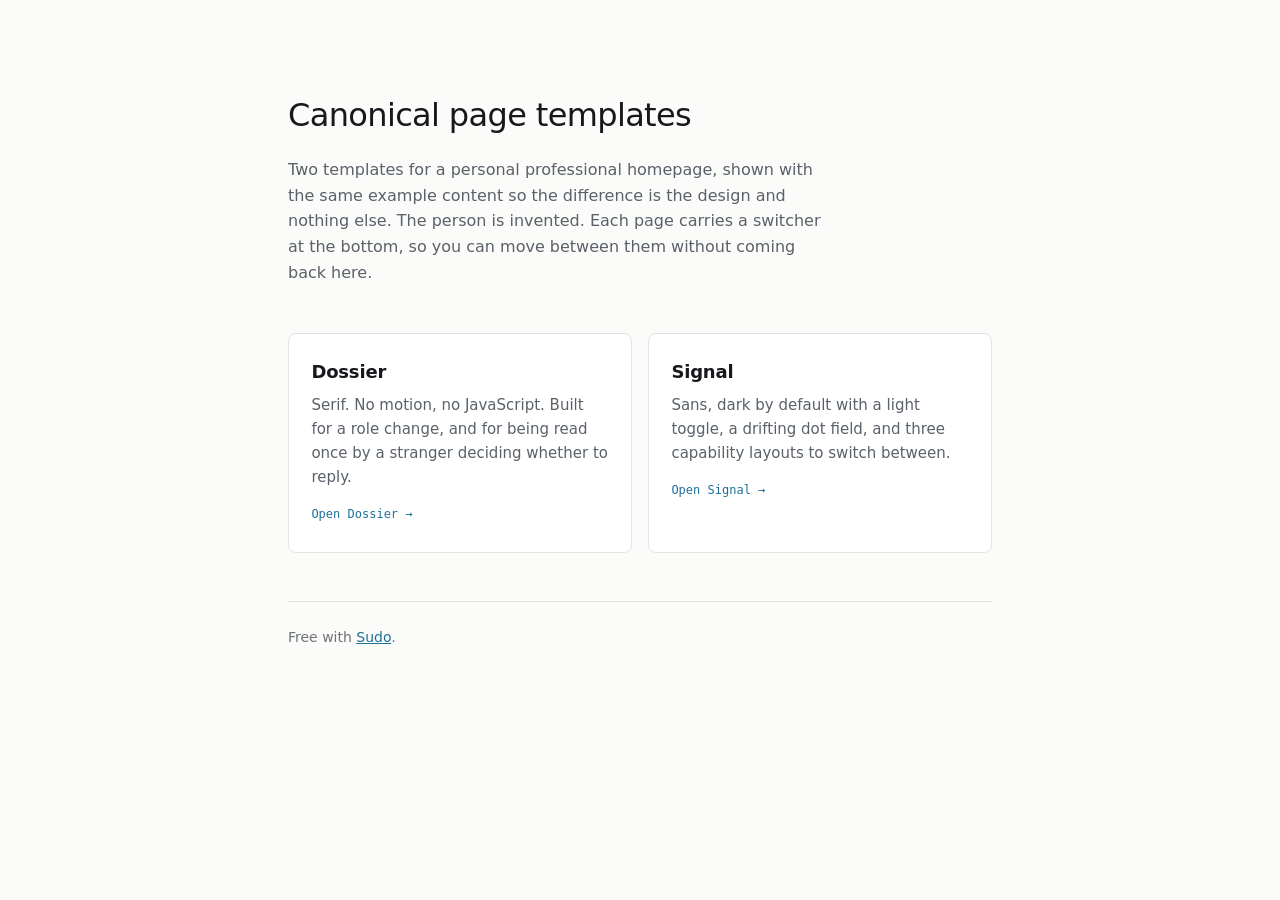
<file: index.html>
<!doctype html>
<html lang="en-US">
<head>
<meta charset="utf-8">
<meta name="viewport" content="width=device-width, initial-scale=1">
<title>Canonical page templates — demo</title>
<meta name="description" content="Two templates for a personal professional homepage, shown with the same example content.">
<meta name="robots" content="noindex, nofollow">
<style>
  /* Dossier's light palette, so the front door matches the restrained template
     rather than the dark one. */
  :root {
    --page: #fbfbfa; --ink: #16181c; --muted: #5a6169; --faint: #6e7379;
    --rule: #e2e2df; --rule-firm: #cfd0cd; --surface: #ffffff; --accent: #1f7099;
    --font: ui-sans-serif, system-ui, -apple-system, "Segoe UI", Roboto, sans-serif;
    --mono: ui-monospace, SFMono-Regular, Menlo, Consolas, monospace;
    color-scheme: light;
  }
  * { box-sizing: border-box; }
  body {
    margin: 0; padding: clamp(3rem, 10vh, 7rem) 1.5rem 5rem;
    background: var(--page); color: var(--ink); font-family: var(--font);
    line-height: 1.6; -webkit-font-smoothing: antialiased;
  }
  .wrap { max-width: 44rem; margin-inline: auto; }
  h1 { margin: 0 0 1rem; font-size: clamp(1.5rem, 1.1rem + 1.6vw, 2rem);
       font-weight: 500; letter-spacing: -0.02em; }
  .lede { margin: 0 0 3rem; color: var(--muted); max-width: 34rem; }
  .grid { display: grid; grid-template-columns: repeat(auto-fit, minmax(15rem, 1fr)); gap: 1rem; }
  .card {
    display: block; padding: 1.5rem 1.4rem 1.6rem; background: var(--surface);
    border: 1px solid var(--rule); border-radius: 8px; text-decoration: none;
    color: inherit; transition: border-color .2s ease, transform .2s ease;
  }
  .card:hover { border-color: var(--rule-firm); transform: translateY(-2px); }
  .card h2 { margin: 0 0 .4rem; font-size: 1.125rem; font-weight: 600; letter-spacing: -0.01em; }
  .card p { margin: 0; color: var(--muted); font-size: .9375rem; }
  .card .go { display: inline-block; margin-top: 1rem; font-family: var(--mono);
              font-size: .75rem; color: var(--accent); }
  .note { margin-top: 3rem; padding-top: 1.5rem; border-top: 1px solid var(--rule);
          color: var(--faint); font-size: .875rem; }
  .note a { color: var(--accent); }
  @media (prefers-reduced-motion: reduce) { .card { transition: none; } .card:hover { transform: none; } }
</style>
</head>
<body>
<div class="wrap">
  <h1>Canonical page templates</h1>
  <p class="lede">Two templates for a personal professional homepage, shown with the same
     example content so the difference is the design and nothing else. The person is invented.
     Each page carries a switcher at the bottom, so you can move between them without coming back here.</p>

  <div class="grid">
    <a class="card" href="dossier/">
      <h2>Dossier</h2>
      <p>Serif. No motion, no JavaScript. Built for a role change, and for being read
         once by a stranger deciding whether to reply.</p>
      <span class="go">Open Dossier →</span>
    </a>
    <a class="card" href="signal/">
      <h2>Signal</h2>
      <p>Sans, dark by default with a light toggle, a drifting dot field, and three
         capability layouts to switch between.</p>
      <span class="go">Open Signal →</span>
    </a>
  </div>

  <p class="note">Free with <a href="https://sudo.coach">Sudo</a>.</p>
</div>
</body>
</html>
</file>
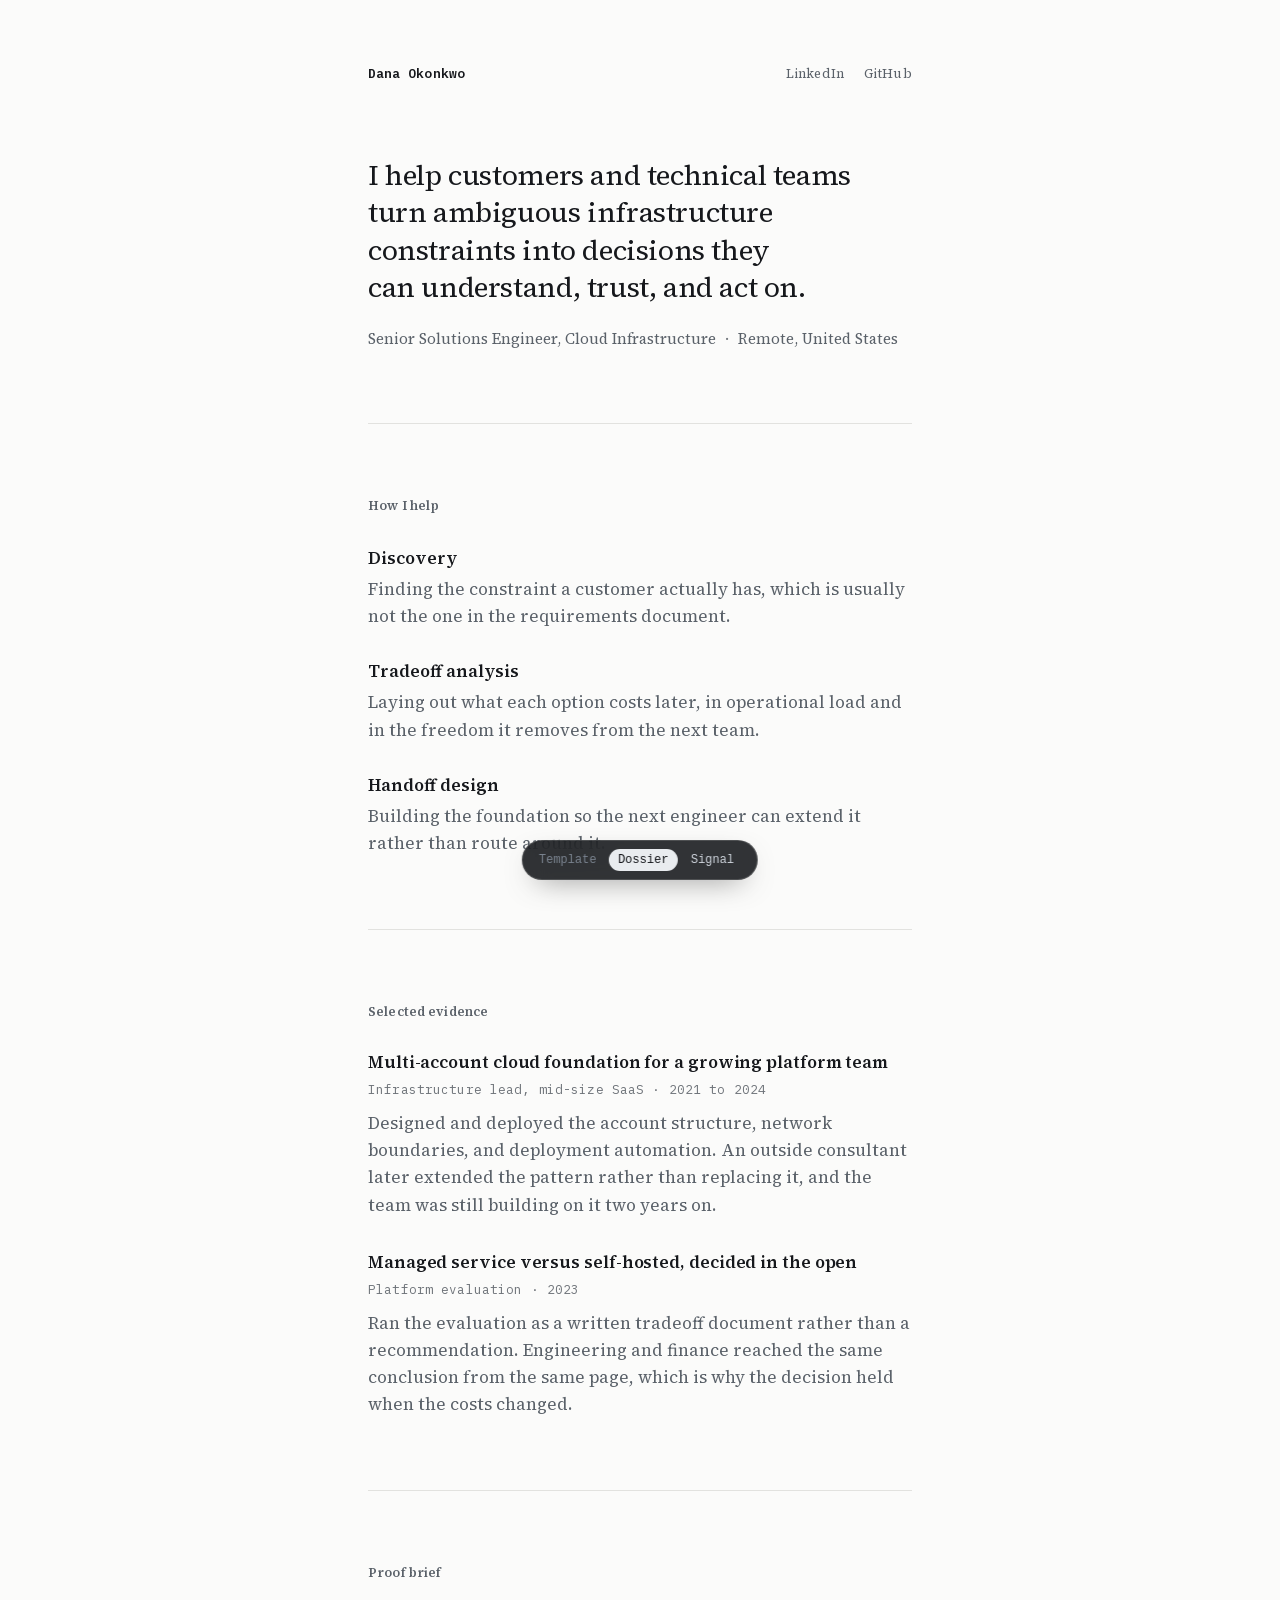
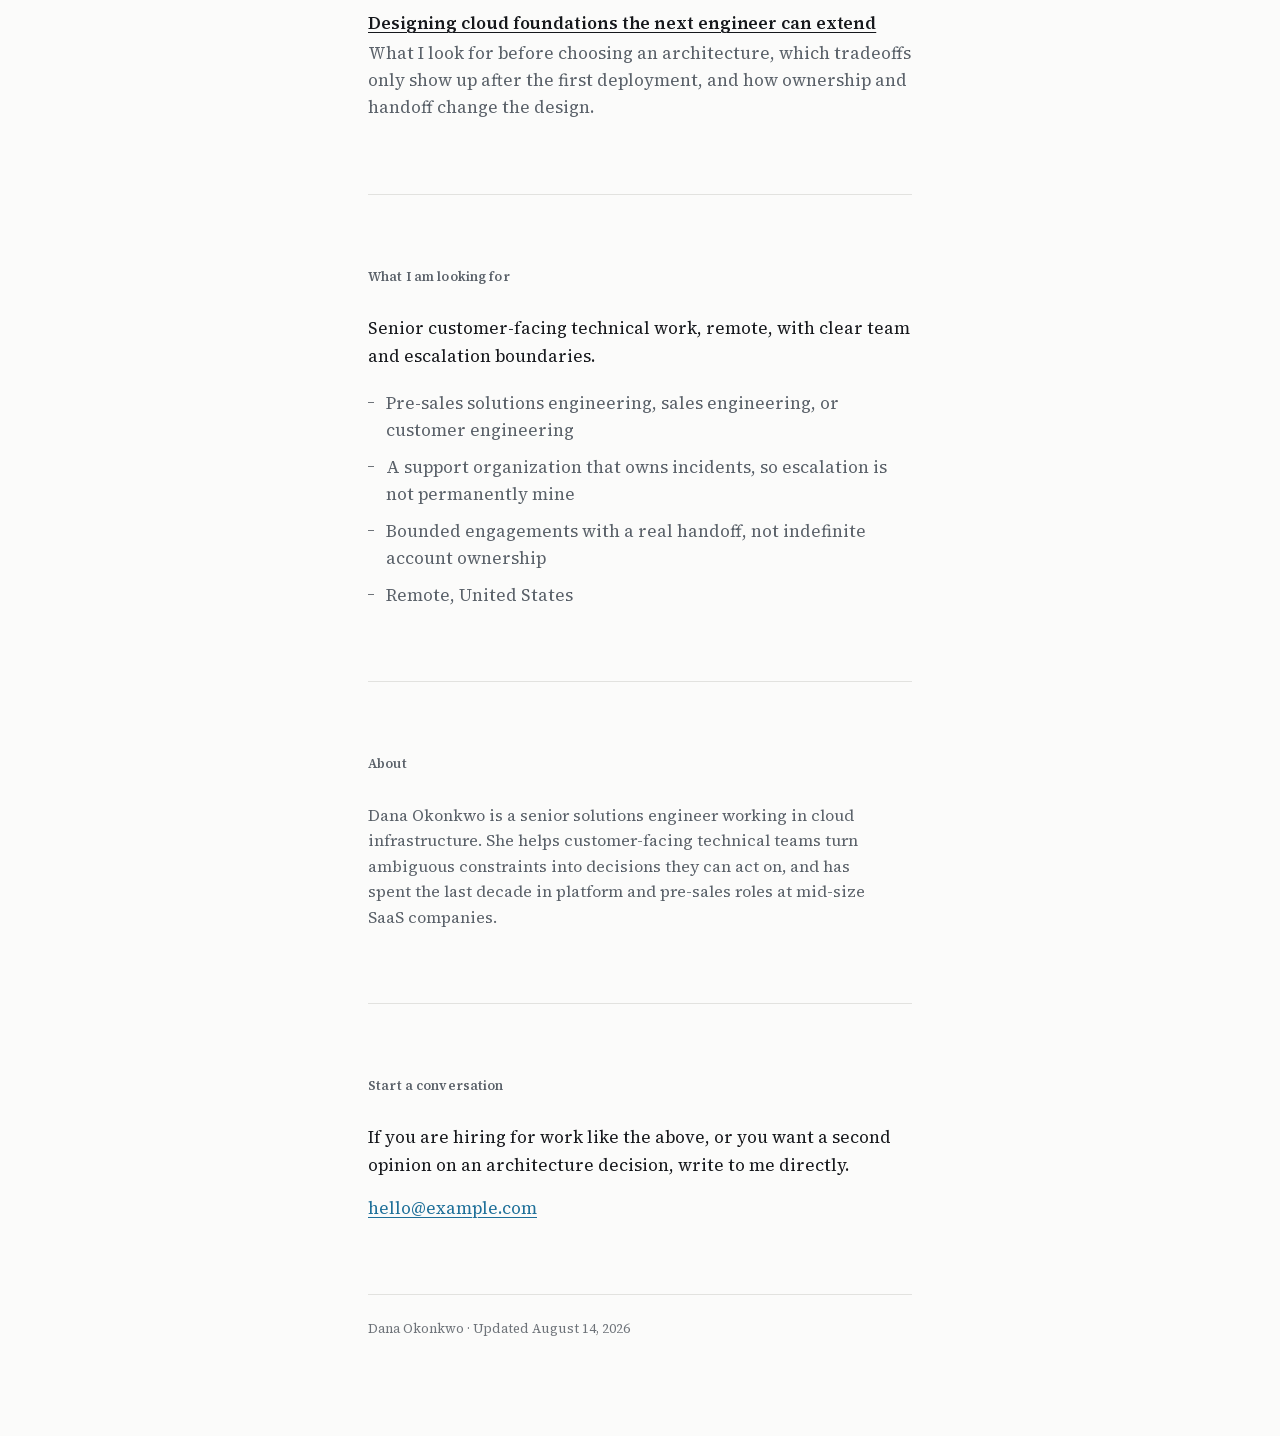
<file: dossier/index.html>
<!doctype html>
<html lang="en-US" data-theme="auto">
<head>
<meta charset="utf-8">
<meta name="viewport" content="width=device-width, initial-scale=1">

<title>Dana Okonkwo — Senior Solutions Engineer, Cloud Infrastructure</title>
<meta name="description" content="Dana Okonkwo is a senior solutions engineer working in cloud infrastructure. She helps customer-facing technical teams turn ambiguous constraints into decisions they can act on, and has spent the last decade in platform and pre-sales roles at mid-size SaaS companies.">
<meta name="robots" content="noindex, nofollow">
<link rel="canonical" href="https://taylorbanks.github.io/canonical-pages-demo/dossier/">

<!-- Fallback for hosts that will not set response headers. Real headers in
     _headers and .htaccess take precedence where they are honoured. -->
<meta http-equiv="Content-Security-Policy" content="default-src &#39;none&#39;; style-src &#39;self&#39;; img-src &#39;self&#39; data:; font-src &#39;self&#39;; script-src &#39;none&#39;; form-action &#39;none&#39;; base-uri &#39;none&#39;">

<meta property="og:type" content="profile">
<meta property="og:title" content="Dana Okonkwo — Senior Solutions Engineer, Cloud Infrastructure">
<meta property="og:description" content="Dana Okonkwo is a senior solutions engineer working in cloud infrastructure. She helps customer-facing technical teams turn ambiguous constraints into decisions they can act on, and has spent the last decade in platform and pre-sales roles at mid-size SaaS companies.">
<meta property="og:url" content="https://taylorbanks.github.io/canonical-pages-demo/dossier/">

<meta property="og:locale" content="en_US">
<meta name="twitter:card" content="summary">

<link rel="preload" href="fonts/source-serif-var.woff2" as="font" type="font/woff2" crossorigin>

<link rel="me" href="https://www.linkedin.com/in/example/"><link rel="me" href="https://github.com/example">

<link rel="stylesheet" href="style.css">

<script type="application/ld+json">
{
  "@context": "https://schema.org",
  "@graph": [
    {
      "@type": "Person",
      "@id": "https://taylorbanks.github.io/canonical-pages-demo/dossier/#person",
      "name": "Dana Okonkwo",
      "url": "https://taylorbanks.github.io/canonical-pages-demo/dossier/",
      "jobTitle": "Senior Solutions Engineer, Cloud Infrastructure",
      "description": "Dana Okonkwo is a senior solutions engineer working in cloud infrastructure. She helps customer-facing technical teams turn ambiguous constraints into decisions they can act on, and has spent the last decade in platform and pre-sales roles at mid-size SaaS companies.",
      "alternateName": "Dana",
      "workLocation": {
        "@type": "Place",
        "name": "Remote, United States"
      },
      "email": "hello@example.com",
      "knowsAbout": [
        "cloud infrastructure architecture",
        "pre-sales solutions engineering",
        "multi-account AWS design",
        "technical tradeoff analysis"
      ],
      "sameAs": [
        "https://www.linkedin.com/in/example/",
        "https://github.com/example"
      ]
    },
    {
      "@type": "ProfilePage",
      "@id": "https://taylorbanks.github.io/canonical-pages-demo/dossier/#page",
      "url": "https://taylorbanks.github.io/canonical-pages-demo/dossier/",
      "name": "Dana Okonkwo — Senior Solutions Engineer, Cloud Infrastructure",
      "mainEntity": {
        "@id": "https://taylorbanks.github.io/canonical-pages-demo/dossier/#person"
      },
      "inLanguage": "en-US",
      "dateModified": "2026-08-14"
    },
    {
      "@type": "Article",
      "@id": "https://taylorbanks.github.io/canonical-pages-demo/dossier/designing-cloud-foundations/#article",
      "headline": "Designing cloud foundations the next engineer can extend",
      "url": "https://taylorbanks.github.io/canonical-pages-demo/dossier/designing-cloud-foundations/",
      "author": {
        "@id": "https://taylorbanks.github.io/canonical-pages-demo/dossier/#person"
      },
      "description": "What I look for before choosing an architecture, which tradeoffs only show up after the first deployment, and how ownership and handoff change the design.",
      "datePublished": "2026-08-14"
    }
  ]
}
</script>
<link rel="stylesheet" href="../demo.css">
</head>

<body>
<a class="skip" href="#main">Skip to content</a>

<header class="masthead">

  <h1 class="name">Dana Okonkwo</h1>

  <nav aria-label="Profiles">
    <ul class="profiles">
      <li><a href="https://www.linkedin.com/in/example/" rel="me noopener">LinkedIn</a></li><li><a href="https://github.com/example" rel="me noopener">GitHub</a></li>
    </ul>
  </nav>

</header>

<main id="main">

  <section class="lede">
    <p class="statement" data-len="long">I help customers and technical teams turn ambiguous infrastructure constraints into decisions they can understand, trust, and act on.</p>

    <p class="headline">
      <span class="seg">Senior Solutions Engineer, Cloud Infrastructure</span><span class="sep" aria-hidden="true">·</span><span class="seg loc">Remote, United States</span>
    </p>

  </section>

  <section>
    <h2>How I help</h2>
    <dl class="capabilities">

      <div>
        <dt>Discovery</dt>
        <dd>Finding the constraint a customer actually has, which is usually not the one in the requirements document.</dd>
      </div>

      <div>
        <dt>Tradeoff analysis</dt>
        <dd>Laying out what each option costs later, in operational load and in the freedom it removes from the next team.</dd>
      </div>

      <div>
        <dt>Handoff design</dt>
        <dd>Building the foundation so the next engineer can extend it rather than route around it.</dd>
      </div>

    </dl>
  </section>

  <section>
    <h2>Selected evidence</h2>

    <article class="entry">
      <h3>Multi-account cloud foundation for a growing platform team</h3>
      <p class="meta">Infrastructure lead, mid-size SaaS · 2021 to 2024</p>
      <p>Designed and deployed the account structure, network boundaries, and deployment automation. An outside consultant later extended the pattern rather than replacing it, and the team was still building on it two years on.</p>
    </article>

    <article class="entry">
      <h3>Managed service versus self-hosted, decided in the open</h3>
      <p class="meta">Platform evaluation · 2023</p>
      <p>Ran the evaluation as a written tradeoff document rather than a recommendation. Engineering and finance reached the same conclusion from the same page, which is why the decision held when the costs changed.</p>
    </article>

  </section>

  <section>
    <h2>Proof brief</h2>
    <article class="entry">
      <h3><a href="designing-cloud-foundations/">Designing cloud foundations the next engineer can extend</a></h3>
      <p>What I look for before choosing an architecture, which tradeoffs only show up after the first deployment, and how ownership and handoff change the design.</p>
    </article>
  </section>

  <section>
    <h2>What I am looking for</h2>
    <p>Senior customer-facing technical work, remote, with clear team and escalation boundaries.</p>

    <ul class="criteria">
      <li>Pre-sales solutions engineering, sales engineering, or customer engineering</li><li>A support organization that owns incidents, so escalation is not permanently mine</li><li>Bounded engagements with a real handoff, not indefinite account ownership</li><li>Remote, United States</li>
    </ul>

  </section>

  <section>
    <h2>About</h2>
    <p class="summary">Dana Okonkwo is a senior solutions engineer working in cloud infrastructure. She helps customer-facing technical teams turn ambiguous constraints into decisions they can act on, and has spent the last decade in platform and pre-sales roles at mid-size SaaS companies.</p>
  </section>

  <section class="next-step">
    <h2>Start a conversation</h2>
    <p>If you are hiring for work like the above, or you want a second opinion on an architecture decision, write to me directly.</p>
    <p class="contact"><a href="mailto:hello@example.com">hello@example.com</a></p>

  </section>

</main>

<footer>
  <p>Dana Okonkwo <span class="sep">·</span> Updated <time datetime="2026-08-14">August 14, 2026</time></p>
</footer>

<div class="demo-bar">
  <span class="cap">Template</span>
  <nav aria-label="Template"><a href="../dossier/" aria-current="page" class="on">Dossier</a><a href="../signal/">Signal</a></nav>
  
</div>
</body>
</html>
</file>
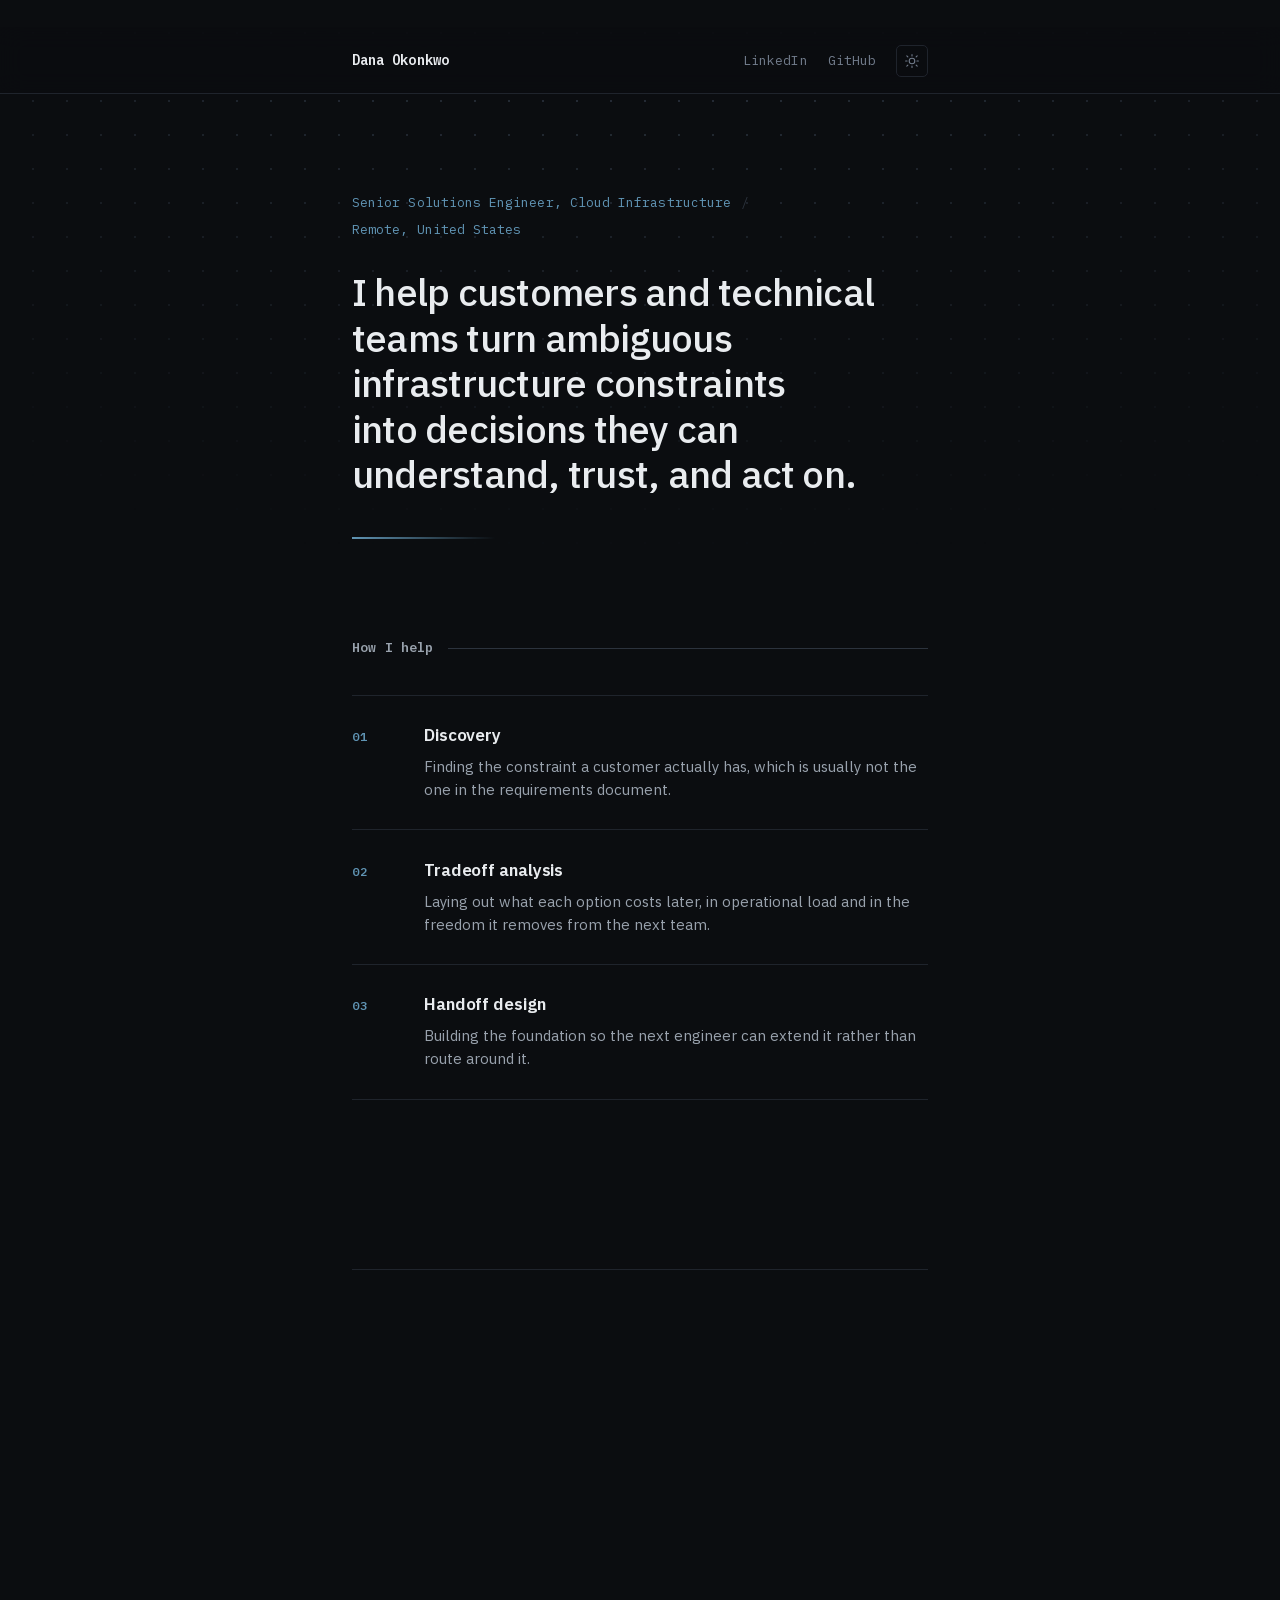
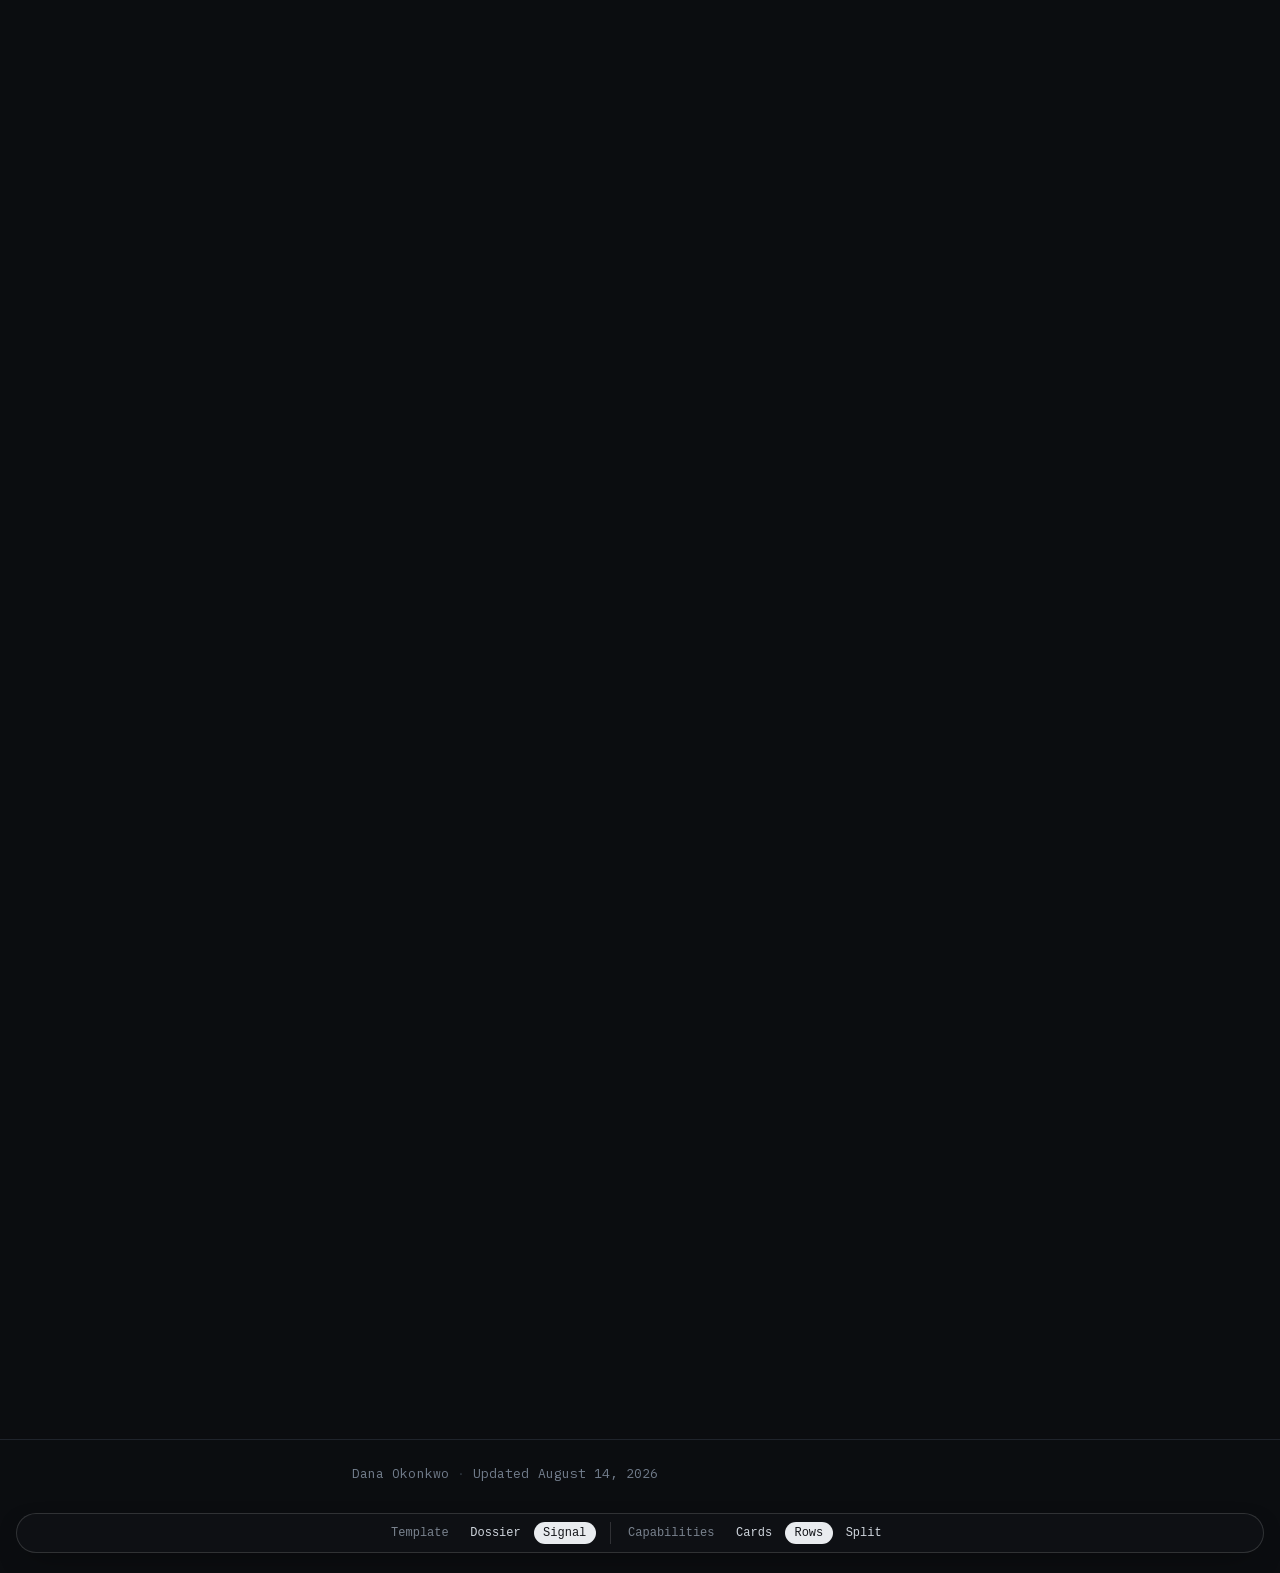
<file: signal-rows/index.html>
<!doctype html>
<html lang="en-US" data-theme="auto">
<head>
<meta charset="utf-8">
<meta name="viewport" content="width=device-width, initial-scale=1">

<title>Dana Okonkwo — Senior Solutions Engineer, Cloud Infrastructure</title>
<meta name="description" content="Dana Okonkwo is a senior solutions engineer working in cloud infrastructure. She helps customer-facing technical teams turn ambiguous constraints into decisions they can act on, and has spent the last decade in platform and pre-sales roles at mid-size SaaS companies.">
<meta name="robots" content="noindex, nofollow">
<link rel="canonical" href="https://taylorbanks.github.io/canonical-pages-demo/signal-rows/">

<!-- Fallback for hosts that will not set response headers. Real headers in
     _headers and .htaccess take precedence where they are honoured. -->
<meta http-equiv="Content-Security-Policy" content="default-src &#39;none&#39;; style-src &#39;self&#39;; img-src &#39;self&#39; data:; font-src &#39;self&#39;; script-src &#39;self&#39;; form-action &#39;none&#39;; base-uri &#39;none&#39;">

<meta property="og:type" content="profile">
<meta property="og:title" content="Dana Okonkwo — Senior Solutions Engineer, Cloud Infrastructure">
<meta property="og:description" content="Dana Okonkwo is a senior solutions engineer working in cloud infrastructure. She helps customer-facing technical teams turn ambiguous constraints into decisions they can act on, and has spent the last decade in platform and pre-sales roles at mid-size SaaS companies.">
<meta property="og:url" content="https://taylorbanks.github.io/canonical-pages-demo/signal-rows/">

<meta property="og:locale" content="en_US">
<meta name="twitter:card" content="summary">

<link rel="preload" href="fonts/plex-sans-var.woff2" as="font" type="font/woff2" crossorigin>

<link rel="me" href="https://www.linkedin.com/in/example/"><link rel="me" href="https://github.com/example">

<link rel="stylesheet" href="style.css">

<!-- Not deferred, deliberately. It sets the motion flag before first paint so
     revealed sections never flash visible and then hide. Without it the page
     is simply the finished state, which is also what a reduced-motion reader
     and a search crawler get. -->
<script src="script.js"></script>

<script type="application/ld+json">
{
  "@context": "https://schema.org",
  "@graph": [
    {
      "@type": "Person",
      "@id": "https://taylorbanks.github.io/canonical-pages-demo/signal-rows/#person",
      "name": "Dana Okonkwo",
      "url": "https://taylorbanks.github.io/canonical-pages-demo/signal-rows/",
      "jobTitle": "Senior Solutions Engineer, Cloud Infrastructure",
      "description": "Dana Okonkwo is a senior solutions engineer working in cloud infrastructure. She helps customer-facing technical teams turn ambiguous constraints into decisions they can act on, and has spent the last decade in platform and pre-sales roles at mid-size SaaS companies.",
      "alternateName": "Dana",
      "workLocation": {
        "@type": "Place",
        "name": "Remote, United States"
      },
      "email": "hello@example.com",
      "knowsAbout": [
        "cloud infrastructure architecture",
        "pre-sales solutions engineering",
        "multi-account AWS design",
        "technical tradeoff analysis"
      ],
      "sameAs": [
        "https://www.linkedin.com/in/example/",
        "https://github.com/example"
      ]
    },
    {
      "@type": "ProfilePage",
      "@id": "https://taylorbanks.github.io/canonical-pages-demo/signal-rows/#page",
      "url": "https://taylorbanks.github.io/canonical-pages-demo/signal-rows/",
      "name": "Dana Okonkwo — Senior Solutions Engineer, Cloud Infrastructure",
      "mainEntity": {
        "@id": "https://taylorbanks.github.io/canonical-pages-demo/signal-rows/#person"
      },
      "inLanguage": "en-US",
      "dateModified": "2026-08-14"
    },
    {
      "@type": "Article",
      "@id": "https://taylorbanks.github.io/canonical-pages-demo/signal-rows/designing-cloud-foundations/#article",
      "headline": "Designing cloud foundations the next engineer can extend",
      "url": "https://taylorbanks.github.io/canonical-pages-demo/signal-rows/designing-cloud-foundations/",
      "author": {
        "@id": "https://taylorbanks.github.io/canonical-pages-demo/signal-rows/#person"
      },
      "description": "What I look for before choosing an architecture, which tradeoffs only show up after the first deployment, and how ownership and handoff change the design.",
      "datePublished": "2026-08-14"
    }
  ]
}
</script>
<link rel="stylesheet" href="../demo.css">
</head>

<body>
<div class="field" aria-hidden="true"></div>

<a class="skip" href="#main">Skip to content</a>

<header class="masthead">
  <div class="masthead-inner">

    <h1 class="name">Dana Okonkwo</h1>
    <div class="masthead-right">

      <nav aria-label="Profiles">
        <ul class="profiles">
          <li><a href="https://www.linkedin.com/in/example/" rel="me noopener">LinkedIn</a></li><li><a href="https://github.com/example" rel="me noopener">GitHub</a></li>
        </ul>
      </nav>

      <button class="theme-toggle" type="button" data-theme-toggle aria-label="Switch to light theme">
        <svg class="i-sun" viewBox="0 0 24 24" width="16" height="16" fill="none" stroke="currentColor" stroke-width="1.6" stroke-linecap="round" aria-hidden="true">
          <circle cx="12" cy="12" r="4.2"/>
          <path d="M12 2.4v2.2M12 19.4v2.2M4.2 4.2l1.6 1.6M18.2 18.2l1.6 1.6M2.4 12h2.2M19.4 12h2.2M4.2 19.8l1.6-1.6M18.2 5.8l1.6-1.6"/>
        </svg>
        <svg class="i-moon" viewBox="0 0 24 24" width="16" height="16" fill="none" stroke="currentColor" stroke-width="1.6" stroke-linejoin="round" aria-hidden="true">
          <path d="M20 13.4A8.2 8.2 0 0 1 10.6 4a8.2 8.2 0 1 0 9.4 9.4Z"/>
        </svg>
      </button>
    </div>
  </div>
</header>

<main id="main">

  <section class="hero">
    <div class="wrap">

      <p class="eyebrow">
        <span class="seg">Senior Solutions Engineer, Cloud Infrastructure</span><span class="sep" aria-hidden="true">/</span><span class="seg loc">Remote, United States</span>
      </p>

      <p class="statement" data-len="long">I help customers and technical teams turn ambiguous infrastructure constraints into decisions they can understand, trust, and act on.</p>
      <span class="underline" aria-hidden="true"></span>
    </div>
  </section>

  <section data-reveal>
    <div class="wrap">
      <h2><span>How I help</span></h2>
      <ol class="caps" data-layout="rows">

        <li>
          <p class="label">Discovery</p>
          <p class="detail">Finding the constraint a customer actually has, which is usually not the one in the requirements document.</p>
        </li>

        <li>
          <p class="label">Tradeoff analysis</p>
          <p class="detail">Laying out what each option costs later, in operational load and in the freedom it removes from the next team.</p>
        </li>

        <li>
          <p class="label">Handoff design</p>
          <p class="detail">Building the foundation so the next engineer can extend it rather than route around it.</p>
        </li>

      </ol>
    </div>
  </section>

  <section data-reveal>
    <div class="wrap">
      <h2><span>Selected evidence</span></h2>
      <div class="rows">

        <article class="row">
          <h3>Multi-account cloud foundation for a growing platform team</h3>
          <p class="meta">Infrastructure lead, mid-size SaaS <span class="dot">/</span> 2021 to 2024</p>
          <p class="detail">Designed and deployed the account structure, network boundaries, and deployment automation. An outside consultant later extended the pattern rather than replacing it, and the team was still building on it two years on.</p>
        </article>

        <article class="row">
          <h3>Managed service versus self-hosted, decided in the open</h3>
          <p class="meta">Platform evaluation <span class="dot">/</span> 2023</p>
          <p class="detail">Ran the evaluation as a written tradeoff document rather than a recommendation. Engineering and finance reached the same conclusion from the same page, which is why the decision held when the costs changed.</p>
        </article>

      </div>
    </div>
  </section>

  <section data-reveal>
    <div class="wrap">
      <h2><span>Proof brief</span></h2>
      <article class="feature">
        <h3><a href="designing-cloud-foundations/">Designing cloud foundations the next engineer can extend<span class="arrow" aria-hidden="true">&#8594;</span></a></h3>
        <p class="detail">What I look for before choosing an architecture, which tradeoffs only show up after the first deployment, and how ownership and handoff change the design.</p>
      </article>
    </div>
  </section>

  <section data-reveal>
    <div class="wrap">
      <h2><span>What I am looking for</span></h2>
      <p class="detail lead">Senior customer-facing technical work, remote, with clear team and escalation boundaries.</p>

      <ul class="criteria">
        <li>Pre-sales solutions engineering, sales engineering, or customer engineering</li><li>A support organization that owns incidents, so escalation is not permanently mine</li><li>Bounded engagements with a real handoff, not indefinite account ownership</li><li>Remote, United States</li>
      </ul>

    </div>
  </section>

  <section data-reveal>
    <div class="wrap">
      <h2><span>About</span></h2>
      <p class="summary detail">Dana Okonkwo is a senior solutions engineer working in cloud infrastructure. She helps customer-facing technical teams turn ambiguous constraints into decisions they can act on, and has spent the last decade in platform and pre-sales roles at mid-size SaaS companies.</p>
    </div>
  </section>

  <section data-reveal class="next-step">
    <div class="wrap">
      <h2><span>Start a conversation</span></h2>
      <p class="detail">If you are hiring for work like the above, or you want a second opinion on an architecture decision, write to me directly.</p>
      <p class="contact">
        <a href="mailto:hello@example.com">hello@example.com<span class="arrow" aria-hidden="true">&#8594;</span></a>
      </p>

    </div>
  </section>

</main>

<footer>
  <div class="wrap"><p>Dana Okonkwo <span class="dot">·</span> Updated <time datetime="2026-08-14">August 14, 2026</time></p></div>
</footer>

<div class="demo-bar">
  <span class="cap">Template</span>
  <nav aria-label="Template"><a href="../dossier/">Dossier</a><a href="../signal/" aria-current="page" class="on">Signal</a></nav>
  <span class="rule"></span><span class="cap">Capabilities</span><nav aria-label="Capabilities layout"><a href="../signal/">Cards</a><a href="../signal-rows/" aria-current="page" class="on">Rows</a><a href="../signal-split/">Split</a></nav>
</div>
</body>
</html>
</file>
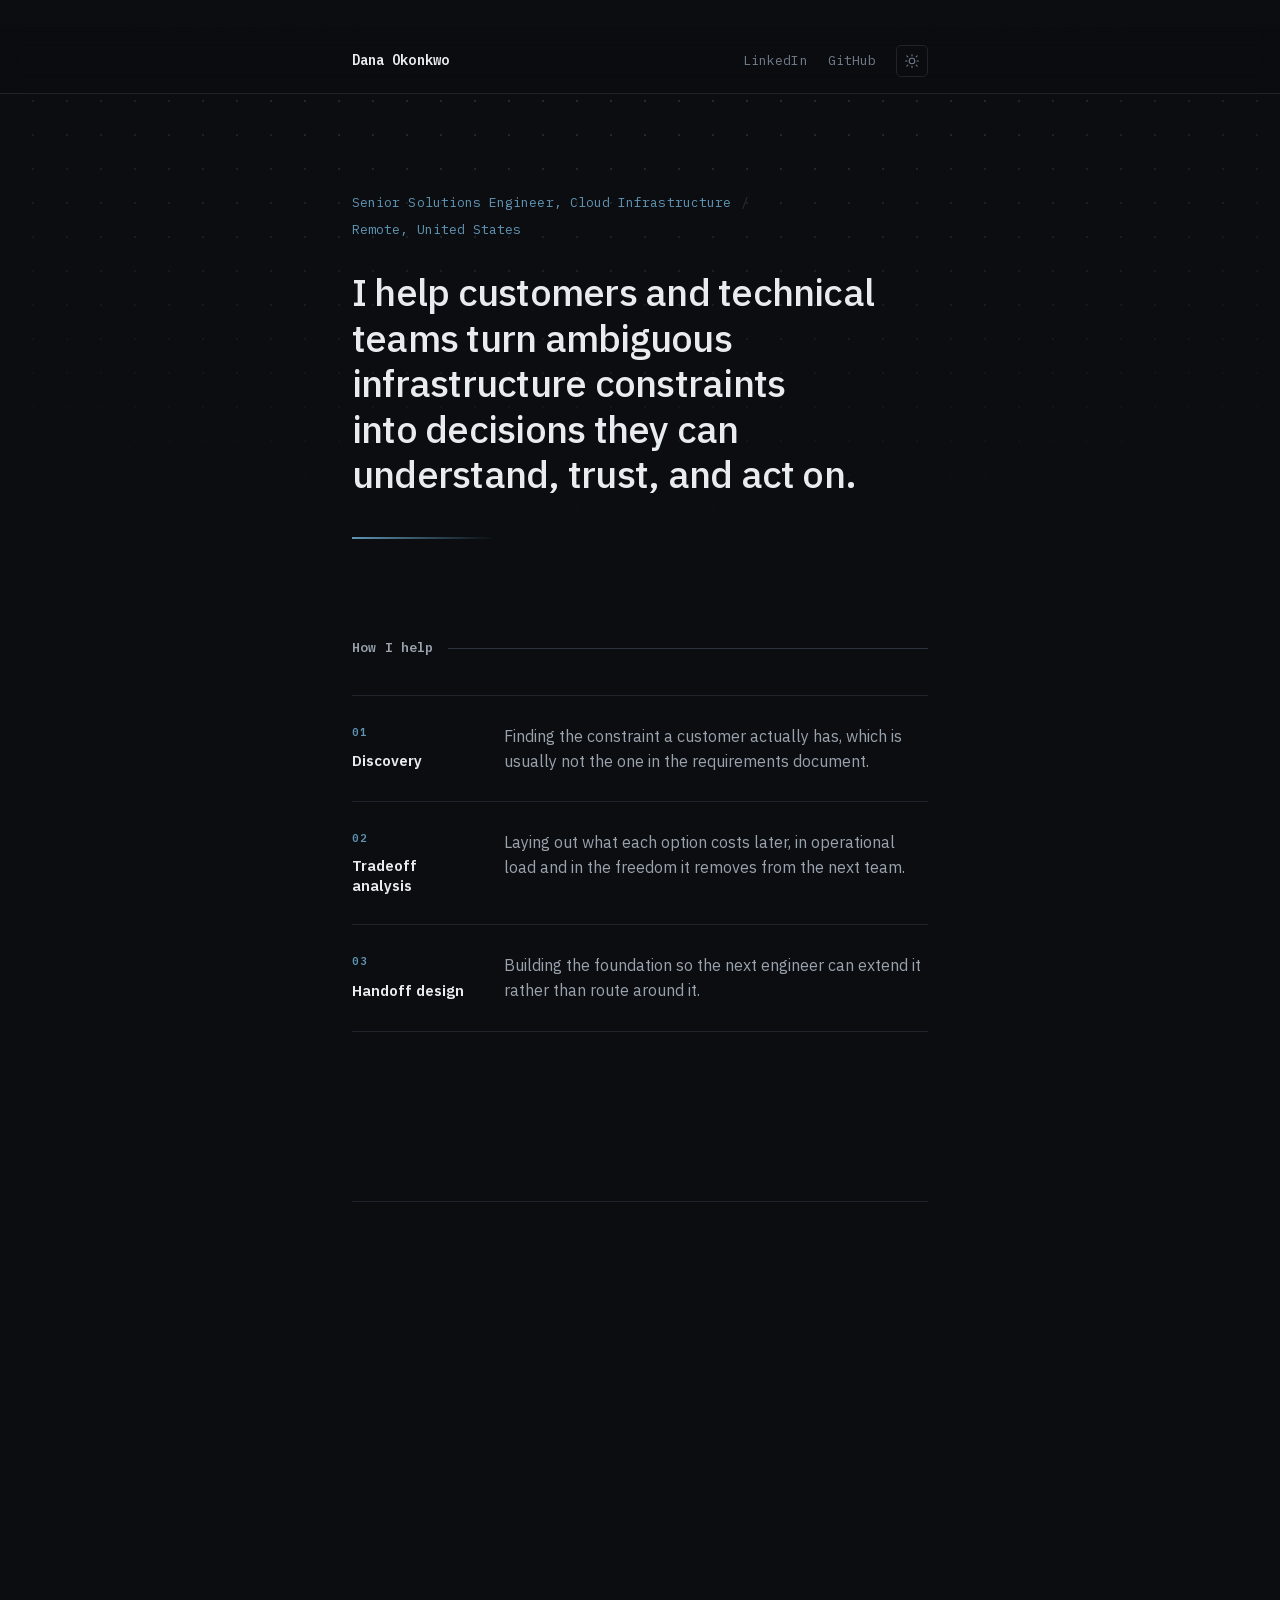
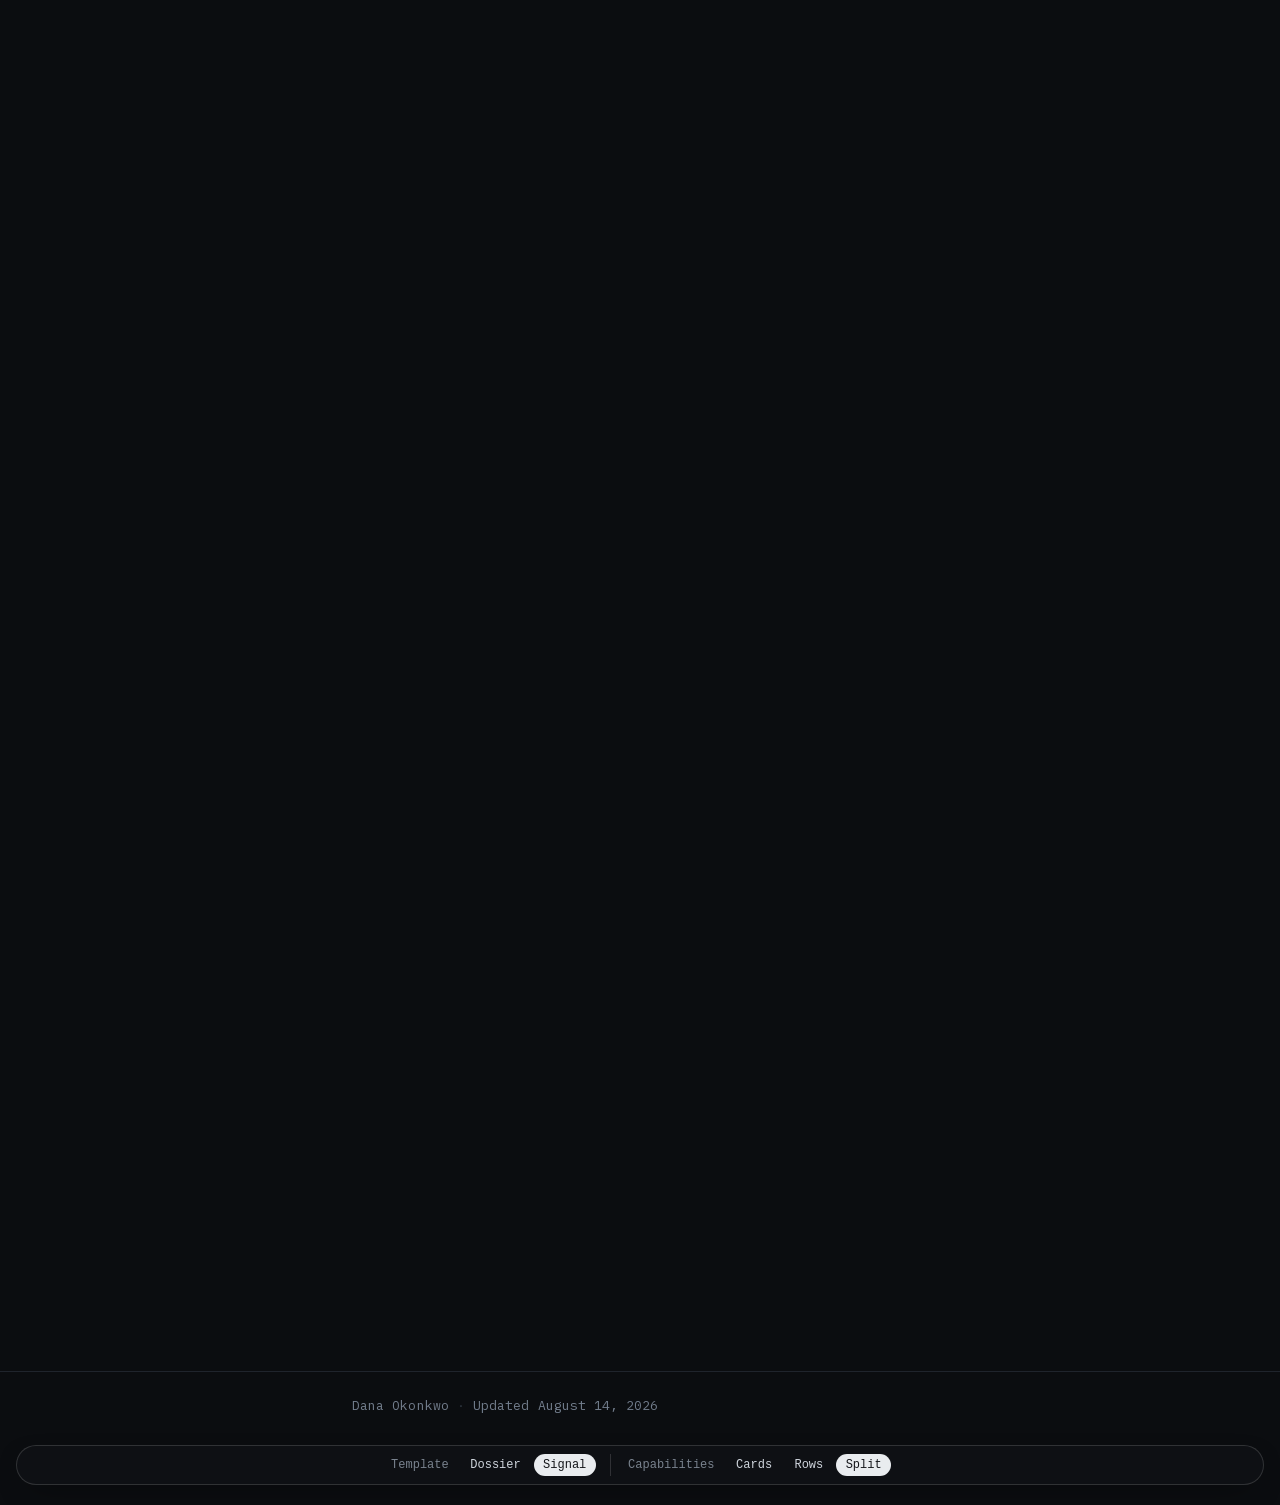
<file: signal-split/index.html>
<!doctype html>
<html lang="en-US" data-theme="auto">
<head>
<meta charset="utf-8">
<meta name="viewport" content="width=device-width, initial-scale=1">

<title>Dana Okonkwo — Senior Solutions Engineer, Cloud Infrastructure</title>
<meta name="description" content="Dana Okonkwo is a senior solutions engineer working in cloud infrastructure. She helps customer-facing technical teams turn ambiguous constraints into decisions they can act on, and has spent the last decade in platform and pre-sales roles at mid-size SaaS companies.">
<meta name="robots" content="noindex, nofollow">
<link rel="canonical" href="https://taylorbanks.github.io/canonical-pages-demo/signal-split/">

<!-- Fallback for hosts that will not set response headers. Real headers in
     _headers and .htaccess take precedence where they are honoured. -->
<meta http-equiv="Content-Security-Policy" content="default-src &#39;none&#39;; style-src &#39;self&#39;; img-src &#39;self&#39; data:; font-src &#39;self&#39;; script-src &#39;self&#39;; form-action &#39;none&#39;; base-uri &#39;none&#39;">

<meta property="og:type" content="profile">
<meta property="og:title" content="Dana Okonkwo — Senior Solutions Engineer, Cloud Infrastructure">
<meta property="og:description" content="Dana Okonkwo is a senior solutions engineer working in cloud infrastructure. She helps customer-facing technical teams turn ambiguous constraints into decisions they can act on, and has spent the last decade in platform and pre-sales roles at mid-size SaaS companies.">
<meta property="og:url" content="https://taylorbanks.github.io/canonical-pages-demo/signal-split/">

<meta property="og:locale" content="en_US">
<meta name="twitter:card" content="summary">

<link rel="preload" href="fonts/plex-sans-var.woff2" as="font" type="font/woff2" crossorigin>

<link rel="me" href="https://www.linkedin.com/in/example/"><link rel="me" href="https://github.com/example">

<link rel="stylesheet" href="style.css">

<!-- Not deferred, deliberately. It sets the motion flag before first paint so
     revealed sections never flash visible and then hide. Without it the page
     is simply the finished state, which is also what a reduced-motion reader
     and a search crawler get. -->
<script src="script.js"></script>

<script type="application/ld+json">
{
  "@context": "https://schema.org",
  "@graph": [
    {
      "@type": "Person",
      "@id": "https://taylorbanks.github.io/canonical-pages-demo/signal-split/#person",
      "name": "Dana Okonkwo",
      "url": "https://taylorbanks.github.io/canonical-pages-demo/signal-split/",
      "jobTitle": "Senior Solutions Engineer, Cloud Infrastructure",
      "description": "Dana Okonkwo is a senior solutions engineer working in cloud infrastructure. She helps customer-facing technical teams turn ambiguous constraints into decisions they can act on, and has spent the last decade in platform and pre-sales roles at mid-size SaaS companies.",
      "alternateName": "Dana",
      "workLocation": {
        "@type": "Place",
        "name": "Remote, United States"
      },
      "email": "hello@example.com",
      "knowsAbout": [
        "cloud infrastructure architecture",
        "pre-sales solutions engineering",
        "multi-account AWS design",
        "technical tradeoff analysis"
      ],
      "sameAs": [
        "https://www.linkedin.com/in/example/",
        "https://github.com/example"
      ]
    },
    {
      "@type": "ProfilePage",
      "@id": "https://taylorbanks.github.io/canonical-pages-demo/signal-split/#page",
      "url": "https://taylorbanks.github.io/canonical-pages-demo/signal-split/",
      "name": "Dana Okonkwo — Senior Solutions Engineer, Cloud Infrastructure",
      "mainEntity": {
        "@id": "https://taylorbanks.github.io/canonical-pages-demo/signal-split/#person"
      },
      "inLanguage": "en-US",
      "dateModified": "2026-08-14"
    },
    {
      "@type": "Article",
      "@id": "https://taylorbanks.github.io/canonical-pages-demo/signal-split/designing-cloud-foundations/#article",
      "headline": "Designing cloud foundations the next engineer can extend",
      "url": "https://taylorbanks.github.io/canonical-pages-demo/signal-split/designing-cloud-foundations/",
      "author": {
        "@id": "https://taylorbanks.github.io/canonical-pages-demo/signal-split/#person"
      },
      "description": "What I look for before choosing an architecture, which tradeoffs only show up after the first deployment, and how ownership and handoff change the design.",
      "datePublished": "2026-08-14"
    }
  ]
}
</script>
<link rel="stylesheet" href="../demo.css">
</head>

<body>
<div class="field" aria-hidden="true"></div>

<a class="skip" href="#main">Skip to content</a>

<header class="masthead">
  <div class="masthead-inner">

    <h1 class="name">Dana Okonkwo</h1>
    <div class="masthead-right">

      <nav aria-label="Profiles">
        <ul class="profiles">
          <li><a href="https://www.linkedin.com/in/example/" rel="me noopener">LinkedIn</a></li><li><a href="https://github.com/example" rel="me noopener">GitHub</a></li>
        </ul>
      </nav>

      <button class="theme-toggle" type="button" data-theme-toggle aria-label="Switch to light theme">
        <svg class="i-sun" viewBox="0 0 24 24" width="16" height="16" fill="none" stroke="currentColor" stroke-width="1.6" stroke-linecap="round" aria-hidden="true">
          <circle cx="12" cy="12" r="4.2"/>
          <path d="M12 2.4v2.2M12 19.4v2.2M4.2 4.2l1.6 1.6M18.2 18.2l1.6 1.6M2.4 12h2.2M19.4 12h2.2M4.2 19.8l1.6-1.6M18.2 5.8l1.6-1.6"/>
        </svg>
        <svg class="i-moon" viewBox="0 0 24 24" width="16" height="16" fill="none" stroke="currentColor" stroke-width="1.6" stroke-linejoin="round" aria-hidden="true">
          <path d="M20 13.4A8.2 8.2 0 0 1 10.6 4a8.2 8.2 0 1 0 9.4 9.4Z"/>
        </svg>
      </button>
    </div>
  </div>
</header>

<main id="main">

  <section class="hero">
    <div class="wrap">

      <p class="eyebrow">
        <span class="seg">Senior Solutions Engineer, Cloud Infrastructure</span><span class="sep" aria-hidden="true">/</span><span class="seg loc">Remote, United States</span>
      </p>

      <p class="statement" data-len="long">I help customers and technical teams turn ambiguous infrastructure constraints into decisions they can understand, trust, and act on.</p>
      <span class="underline" aria-hidden="true"></span>
    </div>
  </section>

  <section data-reveal>
    <div class="wrap">
      <h2><span>How I help</span></h2>
      <ol class="caps" data-layout="split">

        <li>
          <p class="label">Discovery</p>
          <p class="detail">Finding the constraint a customer actually has, which is usually not the one in the requirements document.</p>
        </li>

        <li>
          <p class="label">Tradeoff analysis</p>
          <p class="detail">Laying out what each option costs later, in operational load and in the freedom it removes from the next team.</p>
        </li>

        <li>
          <p class="label">Handoff design</p>
          <p class="detail">Building the foundation so the next engineer can extend it rather than route around it.</p>
        </li>

      </ol>
    </div>
  </section>

  <section data-reveal>
    <div class="wrap">
      <h2><span>Selected evidence</span></h2>
      <div class="rows">

        <article class="row">
          <h3>Multi-account cloud foundation for a growing platform team</h3>
          <p class="meta">Infrastructure lead, mid-size SaaS <span class="dot">/</span> 2021 to 2024</p>
          <p class="detail">Designed and deployed the account structure, network boundaries, and deployment automation. An outside consultant later extended the pattern rather than replacing it, and the team was still building on it two years on.</p>
        </article>

        <article class="row">
          <h3>Managed service versus self-hosted, decided in the open</h3>
          <p class="meta">Platform evaluation <span class="dot">/</span> 2023</p>
          <p class="detail">Ran the evaluation as a written tradeoff document rather than a recommendation. Engineering and finance reached the same conclusion from the same page, which is why the decision held when the costs changed.</p>
        </article>

      </div>
    </div>
  </section>

  <section data-reveal>
    <div class="wrap">
      <h2><span>Proof brief</span></h2>
      <article class="feature">
        <h3><a href="designing-cloud-foundations/">Designing cloud foundations the next engineer can extend<span class="arrow" aria-hidden="true">&#8594;</span></a></h3>
        <p class="detail">What I look for before choosing an architecture, which tradeoffs only show up after the first deployment, and how ownership and handoff change the design.</p>
      </article>
    </div>
  </section>

  <section data-reveal>
    <div class="wrap">
      <h2><span>What I am looking for</span></h2>
      <p class="detail lead">Senior customer-facing technical work, remote, with clear team and escalation boundaries.</p>

      <ul class="criteria">
        <li>Pre-sales solutions engineering, sales engineering, or customer engineering</li><li>A support organization that owns incidents, so escalation is not permanently mine</li><li>Bounded engagements with a real handoff, not indefinite account ownership</li><li>Remote, United States</li>
      </ul>

    </div>
  </section>

  <section data-reveal>
    <div class="wrap">
      <h2><span>About</span></h2>
      <p class="summary detail">Dana Okonkwo is a senior solutions engineer working in cloud infrastructure. She helps customer-facing technical teams turn ambiguous constraints into decisions they can act on, and has spent the last decade in platform and pre-sales roles at mid-size SaaS companies.</p>
    </div>
  </section>

  <section data-reveal class="next-step">
    <div class="wrap">
      <h2><span>Start a conversation</span></h2>
      <p class="detail">If you are hiring for work like the above, or you want a second opinion on an architecture decision, write to me directly.</p>
      <p class="contact">
        <a href="mailto:hello@example.com">hello@example.com<span class="arrow" aria-hidden="true">&#8594;</span></a>
      </p>

    </div>
  </section>

</main>

<footer>
  <div class="wrap"><p>Dana Okonkwo <span class="dot">·</span> Updated <time datetime="2026-08-14">August 14, 2026</time></p></div>
</footer>

<div class="demo-bar">
  <span class="cap">Template</span>
  <nav aria-label="Template"><a href="../dossier/">Dossier</a><a href="../signal/" aria-current="page" class="on">Signal</a></nav>
  <span class="rule"></span><span class="cap">Capabilities</span><nav aria-label="Capabilities layout"><a href="../signal/">Cards</a><a href="../signal-rows/">Rows</a><a href="../signal-split/" aria-current="page" class="on">Split</a></nav>
</div>
</body>
</html>
</file>
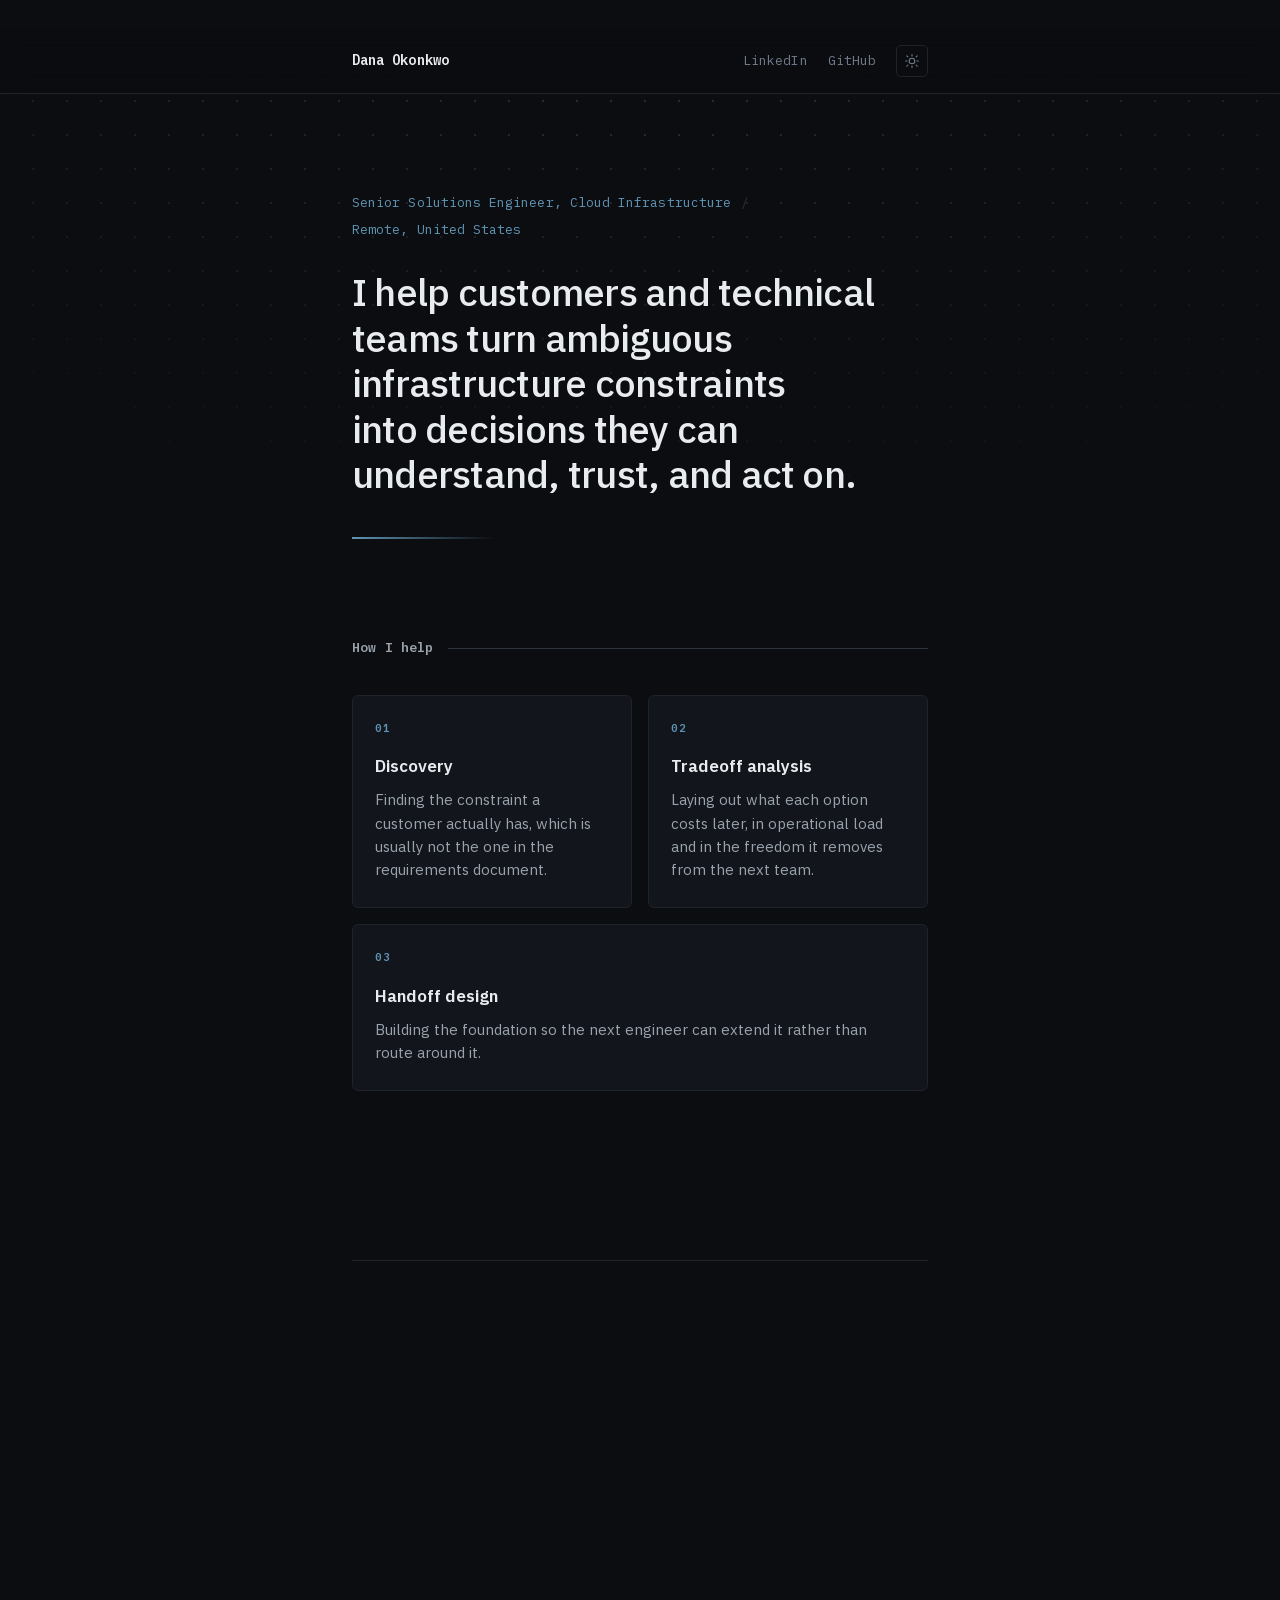
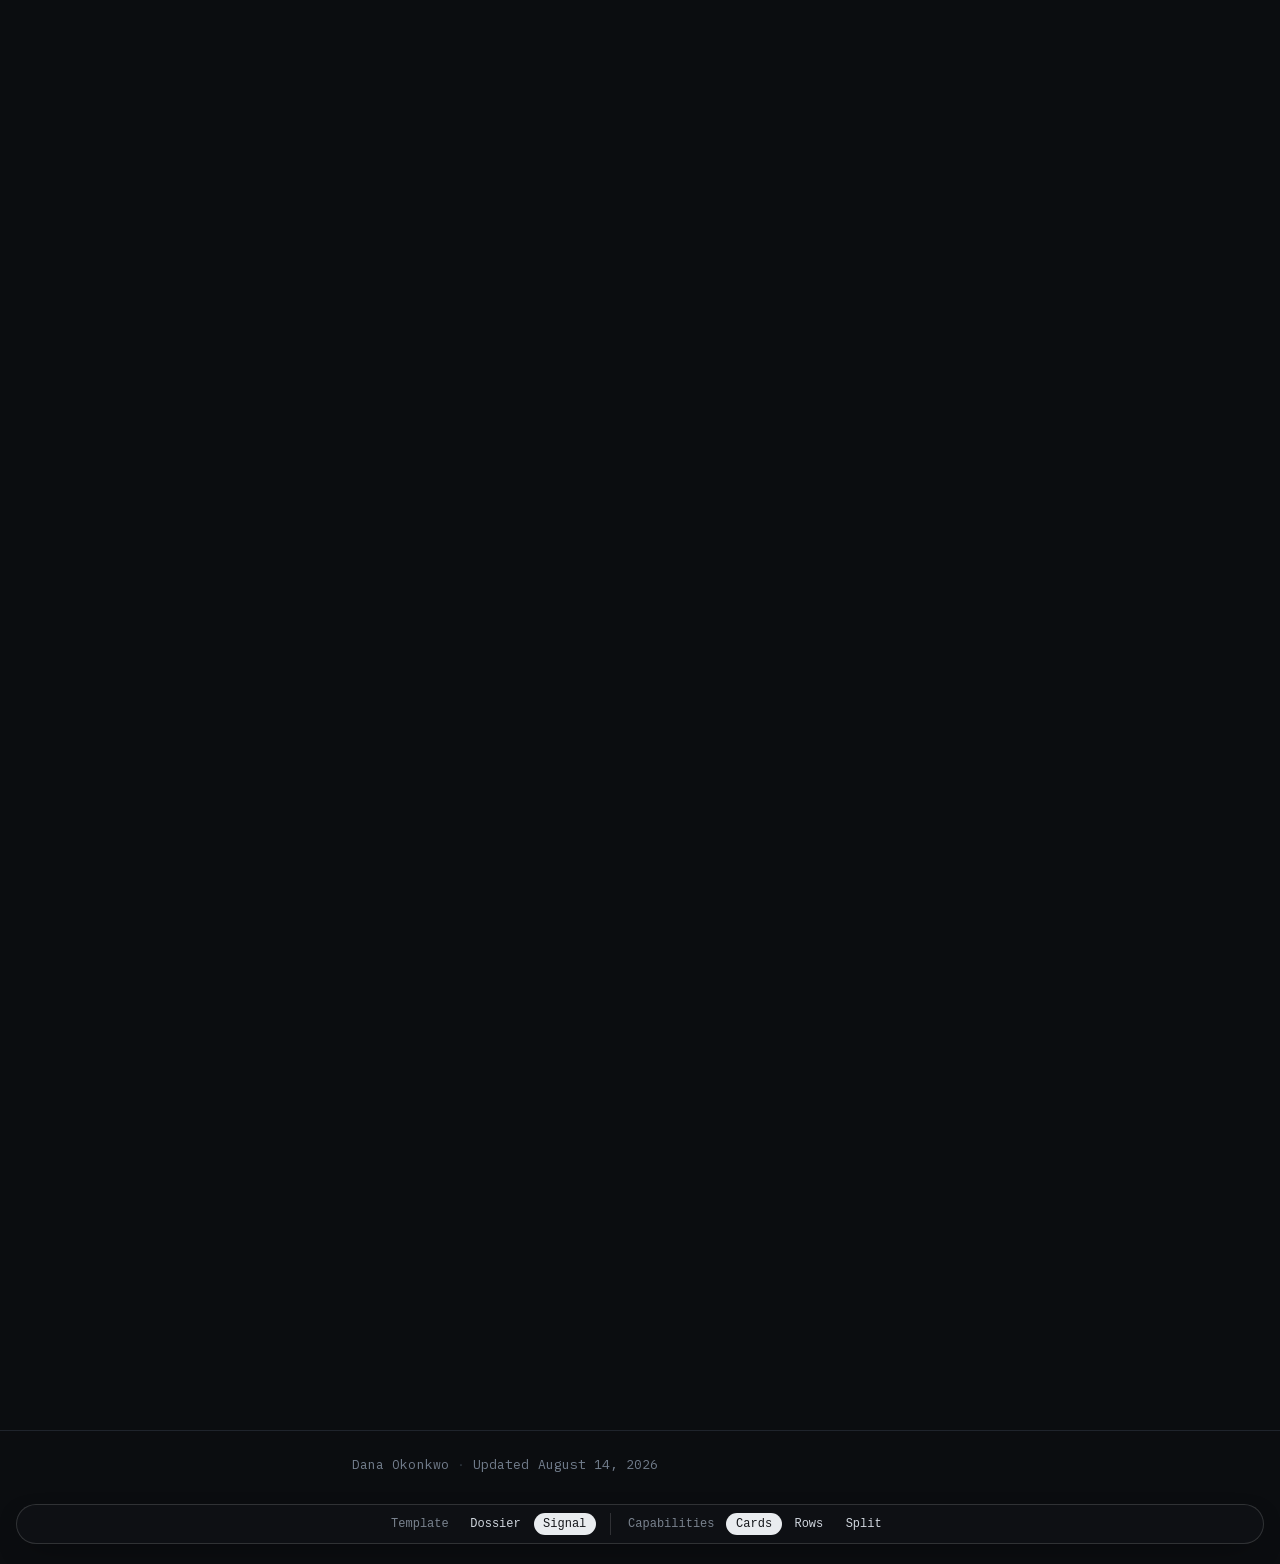
<file: signal/index.html>
<!doctype html>
<html lang="en-US" data-theme="auto">
<head>
<meta charset="utf-8">
<meta name="viewport" content="width=device-width, initial-scale=1">

<title>Dana Okonkwo — Senior Solutions Engineer, Cloud Infrastructure</title>
<meta name="description" content="Dana Okonkwo is a senior solutions engineer working in cloud infrastructure. She helps customer-facing technical teams turn ambiguous constraints into decisions they can act on, and has spent the last decade in platform and pre-sales roles at mid-size SaaS companies.">
<meta name="robots" content="noindex, nofollow">
<link rel="canonical" href="https://taylorbanks.github.io/canonical-pages-demo/signal/">

<!-- Fallback for hosts that will not set response headers. Real headers in
     _headers and .htaccess take precedence where they are honoured. -->
<meta http-equiv="Content-Security-Policy" content="default-src &#39;none&#39;; style-src &#39;self&#39;; img-src &#39;self&#39; data:; font-src &#39;self&#39;; script-src &#39;self&#39;; form-action &#39;none&#39;; base-uri &#39;none&#39;">

<meta property="og:type" content="profile">
<meta property="og:title" content="Dana Okonkwo — Senior Solutions Engineer, Cloud Infrastructure">
<meta property="og:description" content="Dana Okonkwo is a senior solutions engineer working in cloud infrastructure. She helps customer-facing technical teams turn ambiguous constraints into decisions they can act on, and has spent the last decade in platform and pre-sales roles at mid-size SaaS companies.">
<meta property="og:url" content="https://taylorbanks.github.io/canonical-pages-demo/signal/">

<meta property="og:locale" content="en_US">
<meta name="twitter:card" content="summary">

<link rel="preload" href="fonts/plex-sans-var.woff2" as="font" type="font/woff2" crossorigin>

<link rel="me" href="https://www.linkedin.com/in/example/"><link rel="me" href="https://github.com/example">

<link rel="stylesheet" href="style.css">

<!-- Not deferred, deliberately. It sets the motion flag before first paint so
     revealed sections never flash visible and then hide. Without it the page
     is simply the finished state, which is also what a reduced-motion reader
     and a search crawler get. -->
<script src="script.js"></script>

<script type="application/ld+json">
{
  "@context": "https://schema.org",
  "@graph": [
    {
      "@type": "Person",
      "@id": "https://taylorbanks.github.io/canonical-pages-demo/signal/#person",
      "name": "Dana Okonkwo",
      "url": "https://taylorbanks.github.io/canonical-pages-demo/signal/",
      "jobTitle": "Senior Solutions Engineer, Cloud Infrastructure",
      "description": "Dana Okonkwo is a senior solutions engineer working in cloud infrastructure. She helps customer-facing technical teams turn ambiguous constraints into decisions they can act on, and has spent the last decade in platform and pre-sales roles at mid-size SaaS companies.",
      "alternateName": "Dana",
      "workLocation": {
        "@type": "Place",
        "name": "Remote, United States"
      },
      "email": "hello@example.com",
      "knowsAbout": [
        "cloud infrastructure architecture",
        "pre-sales solutions engineering",
        "multi-account AWS design",
        "technical tradeoff analysis"
      ],
      "sameAs": [
        "https://www.linkedin.com/in/example/",
        "https://github.com/example"
      ]
    },
    {
      "@type": "ProfilePage",
      "@id": "https://taylorbanks.github.io/canonical-pages-demo/signal/#page",
      "url": "https://taylorbanks.github.io/canonical-pages-demo/signal/",
      "name": "Dana Okonkwo — Senior Solutions Engineer, Cloud Infrastructure",
      "mainEntity": {
        "@id": "https://taylorbanks.github.io/canonical-pages-demo/signal/#person"
      },
      "inLanguage": "en-US",
      "dateModified": "2026-08-14"
    },
    {
      "@type": "Article",
      "@id": "https://taylorbanks.github.io/canonical-pages-demo/signal/designing-cloud-foundations/#article",
      "headline": "Designing cloud foundations the next engineer can extend",
      "url": "https://taylorbanks.github.io/canonical-pages-demo/signal/designing-cloud-foundations/",
      "author": {
        "@id": "https://taylorbanks.github.io/canonical-pages-demo/signal/#person"
      },
      "description": "What I look for before choosing an architecture, which tradeoffs only show up after the first deployment, and how ownership and handoff change the design.",
      "datePublished": "2026-08-14"
    }
  ]
}
</script>
<link rel="stylesheet" href="../demo.css">
</head>

<body>
<div class="field" aria-hidden="true"></div>

<a class="skip" href="#main">Skip to content</a>

<header class="masthead">
  <div class="masthead-inner">

    <h1 class="name">Dana Okonkwo</h1>
    <div class="masthead-right">

      <nav aria-label="Profiles">
        <ul class="profiles">
          <li><a href="https://www.linkedin.com/in/example/" rel="me noopener">LinkedIn</a></li><li><a href="https://github.com/example" rel="me noopener">GitHub</a></li>
        </ul>
      </nav>

      <button class="theme-toggle" type="button" data-theme-toggle aria-label="Switch to light theme">
        <svg class="i-sun" viewBox="0 0 24 24" width="16" height="16" fill="none" stroke="currentColor" stroke-width="1.6" stroke-linecap="round" aria-hidden="true">
          <circle cx="12" cy="12" r="4.2"/>
          <path d="M12 2.4v2.2M12 19.4v2.2M4.2 4.2l1.6 1.6M18.2 18.2l1.6 1.6M2.4 12h2.2M19.4 12h2.2M4.2 19.8l1.6-1.6M18.2 5.8l1.6-1.6"/>
        </svg>
        <svg class="i-moon" viewBox="0 0 24 24" width="16" height="16" fill="none" stroke="currentColor" stroke-width="1.6" stroke-linejoin="round" aria-hidden="true">
          <path d="M20 13.4A8.2 8.2 0 0 1 10.6 4a8.2 8.2 0 1 0 9.4 9.4Z"/>
        </svg>
      </button>
    </div>
  </div>
</header>

<main id="main">

  <section class="hero">
    <div class="wrap">

      <p class="eyebrow">
        <span class="seg">Senior Solutions Engineer, Cloud Infrastructure</span><span class="sep" aria-hidden="true">/</span><span class="seg loc">Remote, United States</span>
      </p>

      <p class="statement" data-len="long">I help customers and technical teams turn ambiguous infrastructure constraints into decisions they can understand, trust, and act on.</p>
      <span class="underline" aria-hidden="true"></span>
    </div>
  </section>

  <section data-reveal>
    <div class="wrap">
      <h2><span>How I help</span></h2>
      <ol class="caps" data-layout="cards">

        <li>
          <p class="label">Discovery</p>
          <p class="detail">Finding the constraint a customer actually has, which is usually not the one in the requirements document.</p>
        </li>

        <li>
          <p class="label">Tradeoff analysis</p>
          <p class="detail">Laying out what each option costs later, in operational load and in the freedom it removes from the next team.</p>
        </li>

        <li>
          <p class="label">Handoff design</p>
          <p class="detail">Building the foundation so the next engineer can extend it rather than route around it.</p>
        </li>

      </ol>
    </div>
  </section>

  <section data-reveal>
    <div class="wrap">
      <h2><span>Selected evidence</span></h2>
      <div class="rows">

        <article class="row">
          <h3>Multi-account cloud foundation for a growing platform team</h3>
          <p class="meta">Infrastructure lead, mid-size SaaS <span class="dot">/</span> 2021 to 2024</p>
          <p class="detail">Designed and deployed the account structure, network boundaries, and deployment automation. An outside consultant later extended the pattern rather than replacing it, and the team was still building on it two years on.</p>
        </article>

        <article class="row">
          <h3>Managed service versus self-hosted, decided in the open</h3>
          <p class="meta">Platform evaluation <span class="dot">/</span> 2023</p>
          <p class="detail">Ran the evaluation as a written tradeoff document rather than a recommendation. Engineering and finance reached the same conclusion from the same page, which is why the decision held when the costs changed.</p>
        </article>

      </div>
    </div>
  </section>

  <section data-reveal>
    <div class="wrap">
      <h2><span>Proof brief</span></h2>
      <article class="feature">
        <h3><a href="designing-cloud-foundations/">Designing cloud foundations the next engineer can extend<span class="arrow" aria-hidden="true">&#8594;</span></a></h3>
        <p class="detail">What I look for before choosing an architecture, which tradeoffs only show up after the first deployment, and how ownership and handoff change the design.</p>
      </article>
    </div>
  </section>

  <section data-reveal>
    <div class="wrap">
      <h2><span>What I am looking for</span></h2>
      <p class="detail lead">Senior customer-facing technical work, remote, with clear team and escalation boundaries.</p>

      <ul class="criteria">
        <li>Pre-sales solutions engineering, sales engineering, or customer engineering</li><li>A support organization that owns incidents, so escalation is not permanently mine</li><li>Bounded engagements with a real handoff, not indefinite account ownership</li><li>Remote, United States</li>
      </ul>

    </div>
  </section>

  <section data-reveal>
    <div class="wrap">
      <h2><span>About</span></h2>
      <p class="summary detail">Dana Okonkwo is a senior solutions engineer working in cloud infrastructure. She helps customer-facing technical teams turn ambiguous constraints into decisions they can act on, and has spent the last decade in platform and pre-sales roles at mid-size SaaS companies.</p>
    </div>
  </section>

  <section data-reveal class="next-step">
    <div class="wrap">
      <h2><span>Start a conversation</span></h2>
      <p class="detail">If you are hiring for work like the above, or you want a second opinion on an architecture decision, write to me directly.</p>
      <p class="contact">
        <a href="mailto:hello@example.com">hello@example.com<span class="arrow" aria-hidden="true">&#8594;</span></a>
      </p>

    </div>
  </section>

</main>

<footer>
  <div class="wrap"><p>Dana Okonkwo <span class="dot">·</span> Updated <time datetime="2026-08-14">August 14, 2026</time></p></div>
</footer>

<div class="demo-bar">
  <span class="cap">Template</span>
  <nav aria-label="Template"><a href="../dossier/">Dossier</a><a href="../signal/" aria-current="page" class="on">Signal</a></nav>
  <span class="rule"></span><span class="cap">Capabilities</span><nav aria-label="Capabilities layout"><a href="../signal/" aria-current="page" class="on">Cards</a><a href="../signal-rows/">Rows</a><a href="../signal-split/">Split</a></nav>
</div>
</body>
</html>
</file>
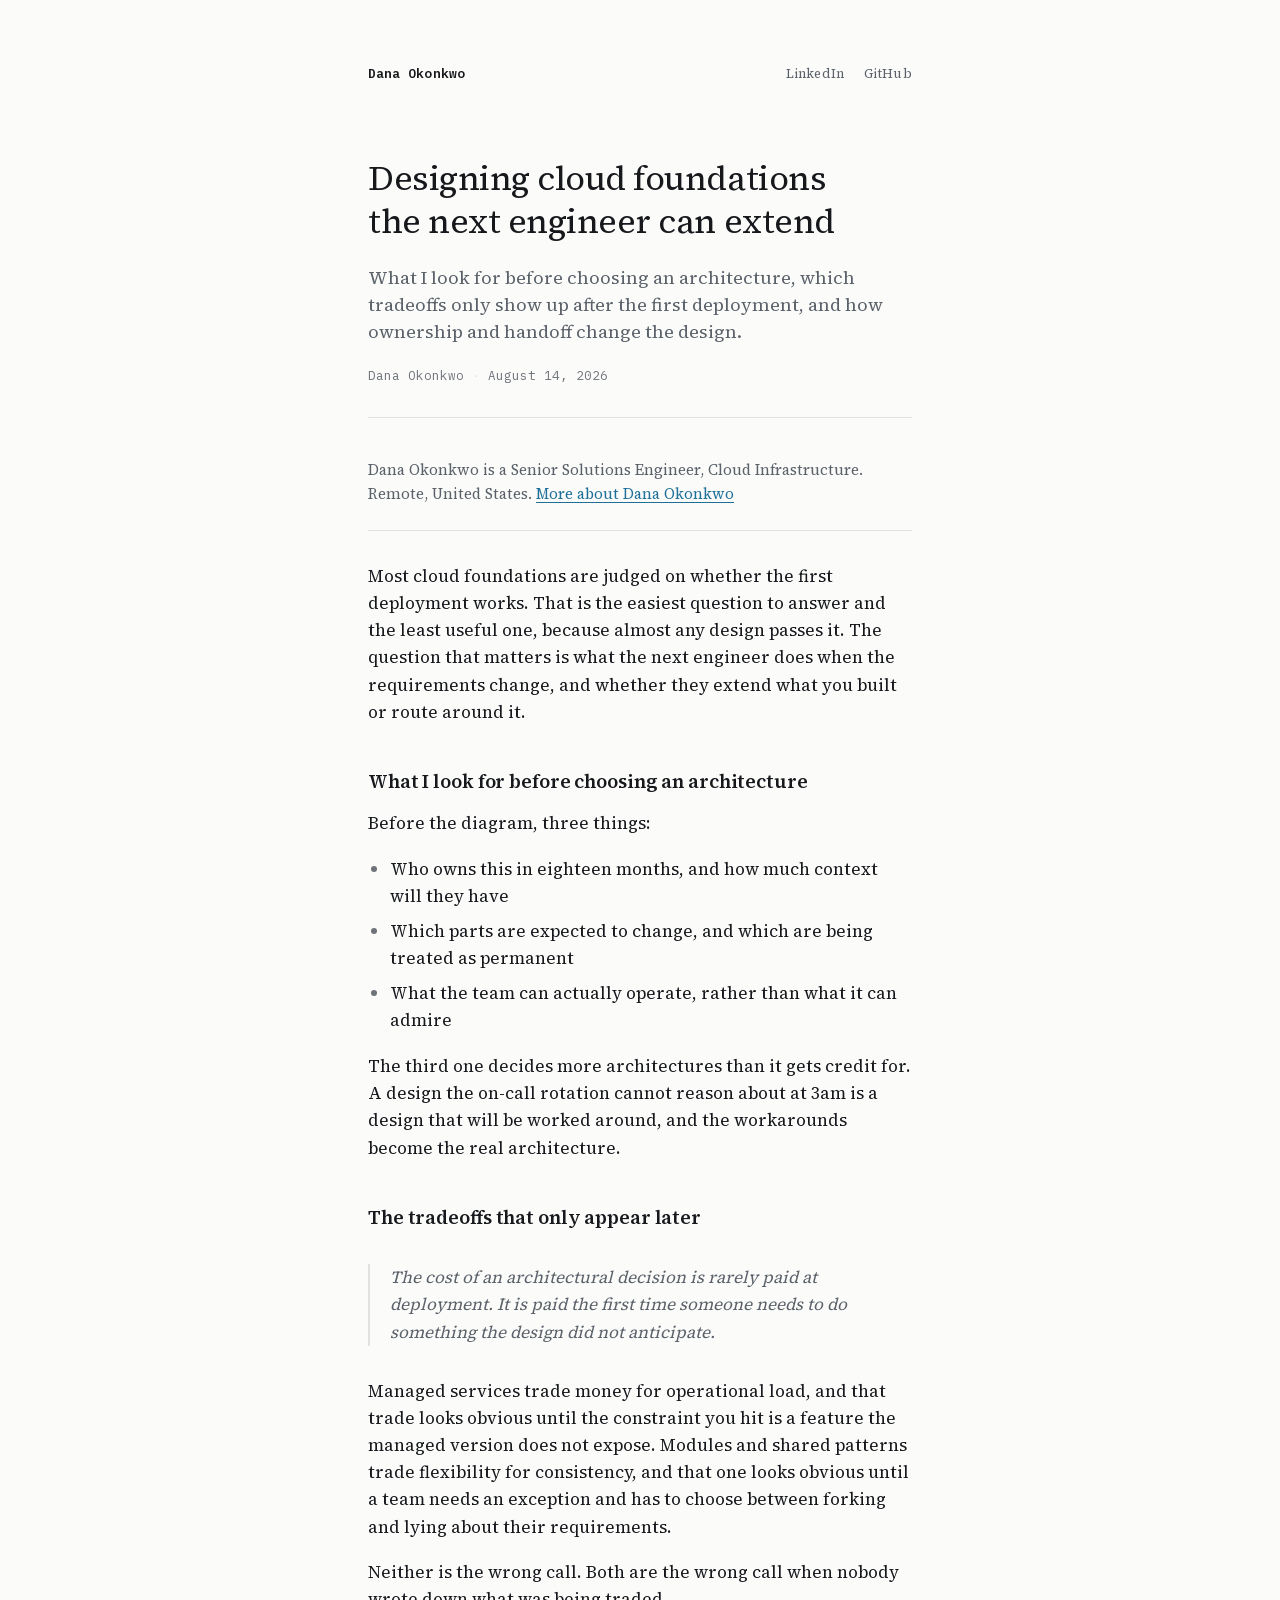
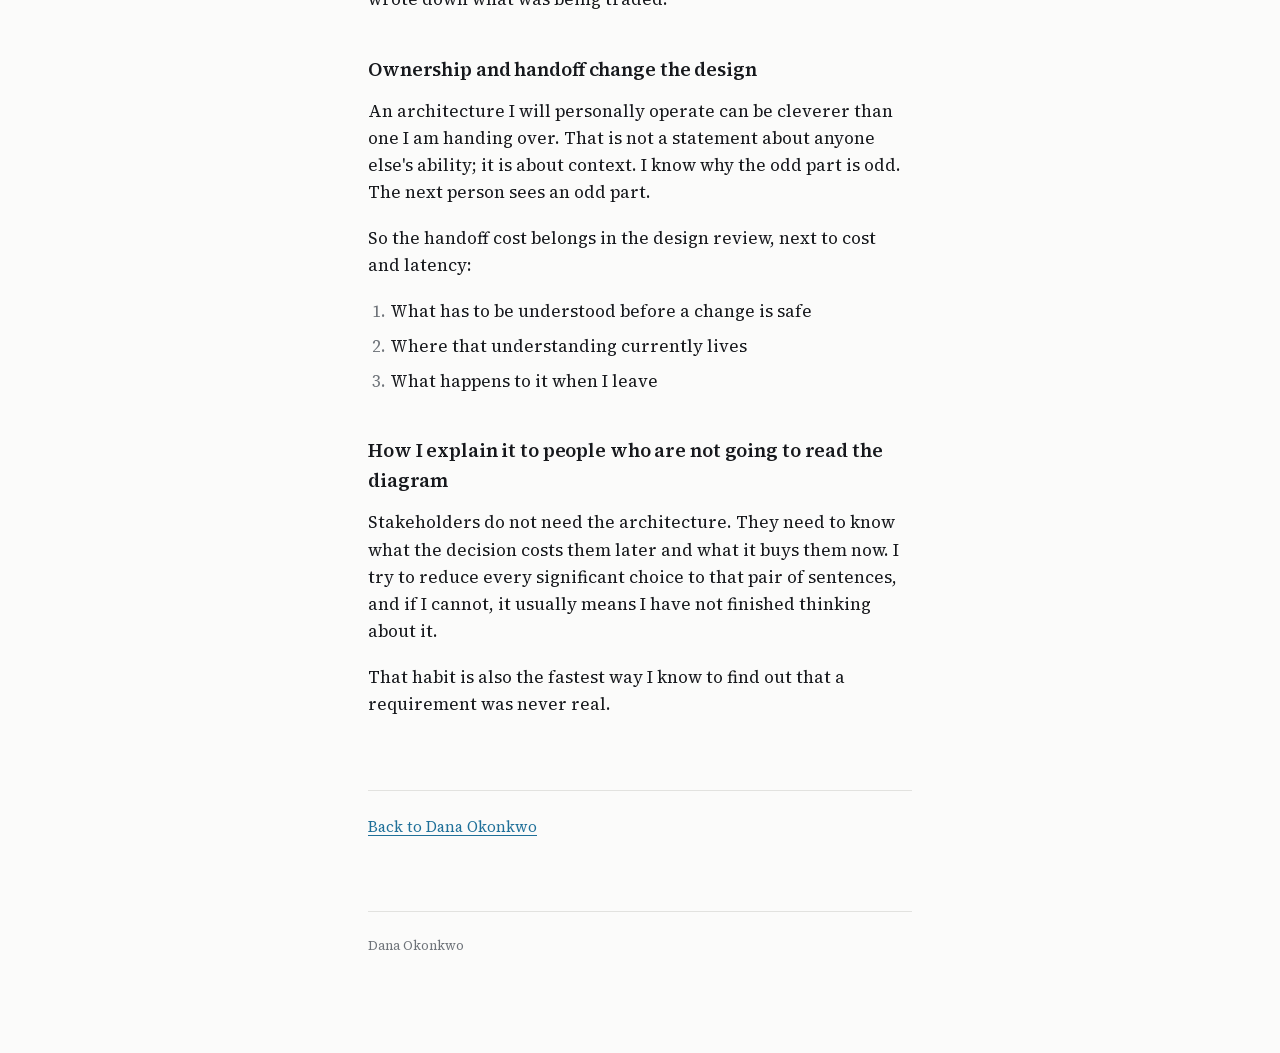
<file: dossier/designing-cloud-foundations/index.html>
<!doctype html>
<html lang="en-US" data-theme="auto">
<head>
<meta charset="utf-8">
<meta name="viewport" content="width=device-width, initial-scale=1">

<title>Designing cloud foundations the next engineer can extend — Dana</title>
<meta name="description" content="What I look for before choosing an architecture, which tradeoffs only show up after the first deployment, and how ownership and handoff change the design.">
<meta name="robots" content="noindex, nofollow">
<link rel="canonical" href="https://taylorbanks.github.io/canonical-pages-demo/dossier/designing-cloud-foundations/">

<meta http-equiv="Content-Security-Policy" content="default-src &#39;none&#39;; style-src &#39;self&#39;; img-src &#39;self&#39; data:; font-src &#39;self&#39;; script-src &#39;none&#39;; form-action &#39;none&#39;; base-uri &#39;none&#39;">

<meta property="og:type" content="article">
<meta property="og:title" content="Designing cloud foundations the next engineer can extend — Dana">
<meta property="og:description" content="What I look for before choosing an architecture, which tradeoffs only show up after the first deployment, and how ownership and handoff change the design.">
<meta property="og:url" content="https://taylorbanks.github.io/canonical-pages-demo/dossier/designing-cloud-foundations/">

<meta property="og:locale" content="en_US">
<meta name="twitter:card" content="summary">

<link rel="preload" href="../fonts/source-serif-var.woff2" as="font" type="font/woff2" crossorigin>

<link rel="me" href="https://www.linkedin.com/in/example/"><link rel="me" href="https://github.com/example">
<link rel="stylesheet" href="../style.css">

<script type="application/ld+json">
{
  "@context": "https://schema.org",
  "@graph": [
    {
      "@type": "Article",
      "@id": "https://taylorbanks.github.io/canonical-pages-demo/dossier/designing-cloud-foundations/#article",
      "headline": "Designing cloud foundations the next engineer can extend",
      "url": "https://taylorbanks.github.io/canonical-pages-demo/dossier/designing-cloud-foundations/",
      "author": {
        "@id": "https://taylorbanks.github.io/canonical-pages-demo/dossier/#person"
      },
      "inLanguage": "en-US",
      "description": "What I look for before choosing an architecture, which tradeoffs only show up after the first deployment, and how ownership and handoff change the design.",
      "datePublished": "2026-08-14",
      "dateModified": "2026-08-14"
    },
    {
      "@type": "Person",
      "@id": "https://taylorbanks.github.io/canonical-pages-demo/dossier/#person",
      "name": "Dana Okonkwo",
      "url": "https://taylorbanks.github.io/canonical-pages-demo/dossier/",
      "jobTitle": "Senior Solutions Engineer, Cloud Infrastructure",
      "description": "Dana Okonkwo is a senior solutions engineer working in cloud infrastructure. She helps customer-facing technical teams turn ambiguous constraints into decisions they can act on, and has spent the last decade in platform and pre-sales roles at mid-size SaaS companies.",
      "alternateName": "Dana",
      "workLocation": {
        "@type": "Place",
        "name": "Remote, United States"
      },
      "email": "hello@example.com",
      "knowsAbout": [
        "cloud infrastructure architecture",
        "pre-sales solutions engineering",
        "multi-account AWS design",
        "technical tradeoff analysis"
      ],
      "sameAs": [
        "https://www.linkedin.com/in/example/",
        "https://github.com/example"
      ]
    }
  ]
}
</script>
</head>

<body>
<a class="skip" href="#main">Skip to content</a>

<header class="masthead">
  <p class="name"><a href="../">Dana Okonkwo</a></p>

  <nav aria-label="Profiles">
    <ul class="profiles">
      <li><a href="https://www.linkedin.com/in/example/" rel="me noopener">LinkedIn</a></li><li><a href="https://github.com/example" rel="me noopener">GitHub</a></li>
    </ul>
  </nav>

</header>

<main id="main">
  <article class="brief">
    <h1>Designing cloud foundations the next engineer can extend</h1>
    <p class="standfirst">What I look for before choosing an architecture, which tradeoffs only show up after the first deployment, and how ownership and handoff change the design.</p>
    <p class="byline">Dana Okonkwo <span class="sep">·</span> <time datetime="2026-08-14">August 14, 2026</time></p>
    <p class="author-note">Dana Okonkwo is a Senior Solutions Engineer, Cloud Infrastructure. Remote, United States. <a href="../">More about Dana Okonkwo</a></p>
    <div class="prose">
<p>Most cloud foundations are judged on whether the first deployment works. That is the easiest question to answer and the least useful one, because almost any design passes it. The question that matters is what the next engineer does when the requirements change, and whether they extend what you built or route around it.</p>
<h2>What I look for before choosing an architecture</h2>
<p>Before the diagram, three things:</p>
<ul><li>Who owns this in eighteen months, and how much context will they have</li><li>Which parts are expected to change, and which are being treated as permanent</li><li>What the team can actually operate, rather than what it can admire</li></ul>
<p>The third one decides more architectures than it gets credit for. A design the on-call rotation cannot reason about at 3am is a design that will be worked around, and the workarounds become the real architecture.</p>
<h2>The tradeoffs that only appear later</h2>
<blockquote><p>The cost of an architectural decision is rarely paid at deployment. It is paid the first time someone needs to do something the design did not anticipate.</p></blockquote>
<p>Managed services trade money for operational load, and that trade looks obvious until the constraint you hit is a feature the managed version does not expose. Modules and shared patterns trade flexibility for consistency, and that one looks obvious until a team needs an exception and has to choose between forking and lying about their requirements.</p>
<p>Neither is the wrong call. Both are the wrong call when nobody wrote down what was being traded.</p>
<h2>Ownership and handoff change the design</h2>
<p>An architecture I will personally operate can be cleverer than one I am handing over. That is not a statement about anyone else&#39;s ability; it is about context. I know why the odd part is odd. The next person sees an odd part.</p>
<p>So the handoff cost belongs in the design review, next to cost and latency:</p>
<ol><li>What has to be understood before a change is safe</li><li>Where that understanding currently lives</li><li>What happens to it when I leave</li></ol>
<h2>How I explain it to people who are not going to read the diagram</h2>
<p>Stakeholders do not need the architecture. They need to know what the decision costs them later and what it buys them now. I try to reduce every significant choice to that pair of sentences, and if I cannot, it usually means I have not finished thinking about it.</p>
<p>That habit is also the fastest way I know to find out that a requirement was never real.</p>
    </div>
  </article>

  <p class="back"><a href="../">Back to Dana Okonkwo</a></p>
</main>

<footer>
  <p>Dana Okonkwo</p>
</footer>
</body>
</html>
</file>
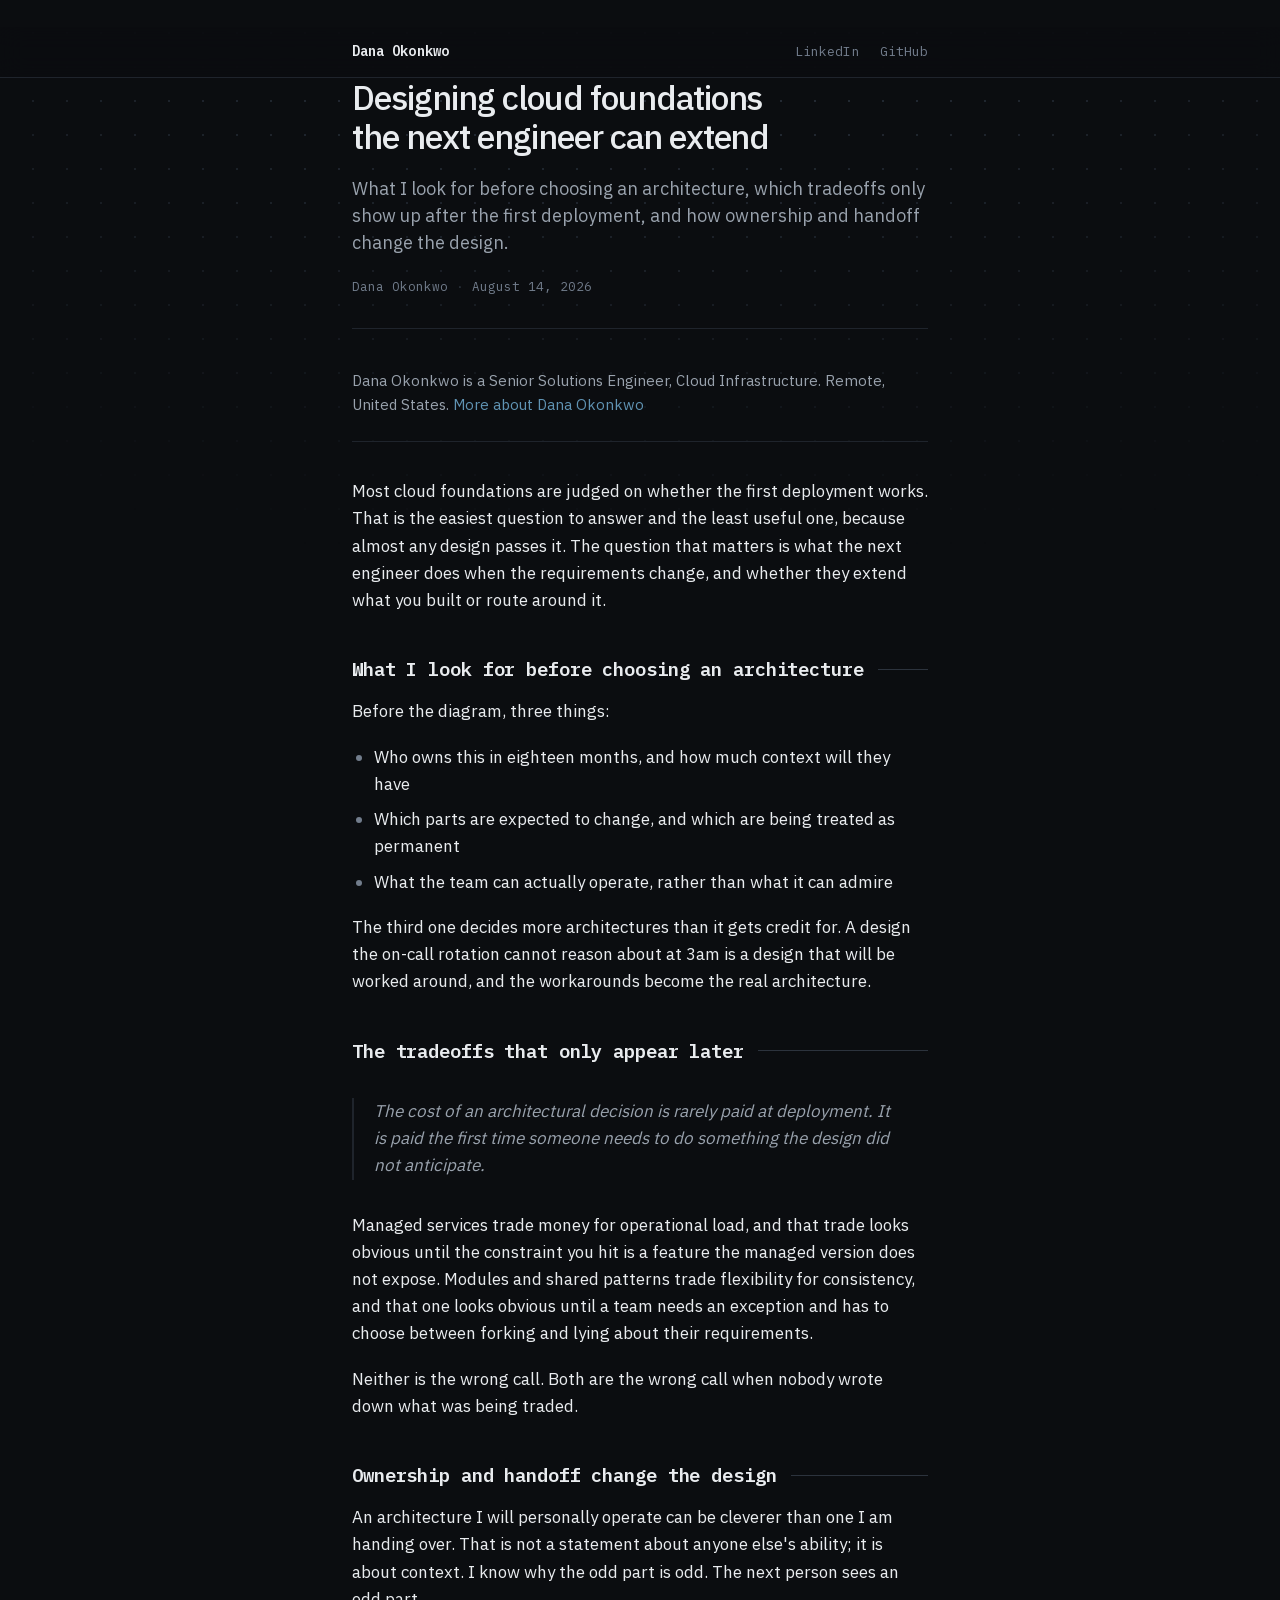
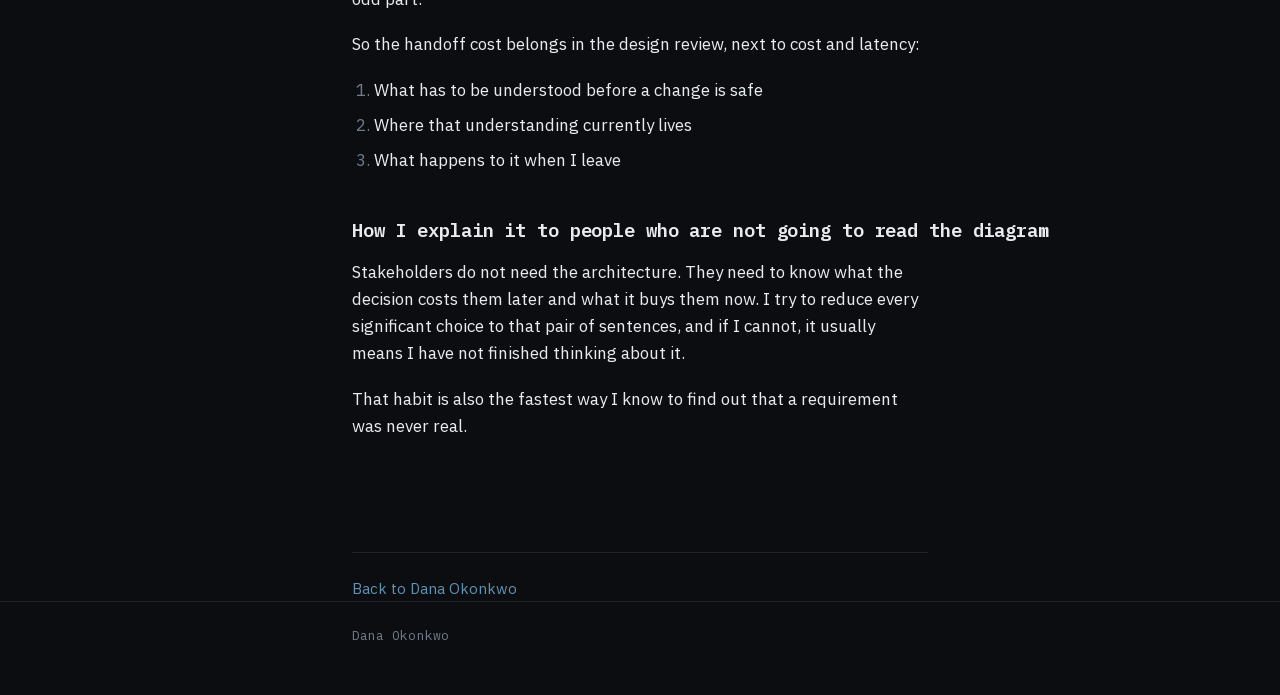
<file: signal-rows/designing-cloud-foundations/index.html>
<!doctype html>
<html lang="en-US" data-theme="auto">
<head>
<meta charset="utf-8">
<meta name="viewport" content="width=device-width, initial-scale=1">

<title>Designing cloud foundations the next engineer can extend — Dana</title>
<meta name="description" content="What I look for before choosing an architecture, which tradeoffs only show up after the first deployment, and how ownership and handoff change the design.">
<meta name="robots" content="noindex, nofollow">
<link rel="canonical" href="https://taylorbanks.github.io/canonical-pages-demo/signal-rows/designing-cloud-foundations/">

<meta http-equiv="Content-Security-Policy" content="default-src &#39;none&#39;; style-src &#39;self&#39;; img-src &#39;self&#39; data:; font-src &#39;self&#39;; script-src &#39;self&#39;; form-action &#39;none&#39;; base-uri &#39;none&#39;">

<meta property="og:type" content="article">
<meta property="og:title" content="Designing cloud foundations the next engineer can extend — Dana">
<meta property="og:description" content="What I look for before choosing an architecture, which tradeoffs only show up after the first deployment, and how ownership and handoff change the design.">
<meta property="og:url" content="https://taylorbanks.github.io/canonical-pages-demo/signal-rows/designing-cloud-foundations/">

<meta property="og:locale" content="en_US">
<meta name="twitter:card" content="summary">

<link rel="preload" href="../fonts/plex-sans-var.woff2" as="font" type="font/woff2" crossorigin>

<link rel="me" href="https://www.linkedin.com/in/example/"><link rel="me" href="https://github.com/example">
<link rel="stylesheet" href="../style.css">

<script src="../script.js"></script>

<script type="application/ld+json">
{
  "@context": "https://schema.org",
  "@graph": [
    {
      "@type": "Article",
      "@id": "https://taylorbanks.github.io/canonical-pages-demo/signal-rows/designing-cloud-foundations/#article",
      "headline": "Designing cloud foundations the next engineer can extend",
      "url": "https://taylorbanks.github.io/canonical-pages-demo/signal-rows/designing-cloud-foundations/",
      "author": {
        "@id": "https://taylorbanks.github.io/canonical-pages-demo/signal-rows/#person"
      },
      "inLanguage": "en-US",
      "description": "What I look for before choosing an architecture, which tradeoffs only show up after the first deployment, and how ownership and handoff change the design.",
      "datePublished": "2026-08-14",
      "dateModified": "2026-08-14"
    },
    {
      "@type": "Person",
      "@id": "https://taylorbanks.github.io/canonical-pages-demo/signal-rows/#person",
      "name": "Dana Okonkwo",
      "url": "https://taylorbanks.github.io/canonical-pages-demo/signal-rows/",
      "jobTitle": "Senior Solutions Engineer, Cloud Infrastructure",
      "description": "Dana Okonkwo is a senior solutions engineer working in cloud infrastructure. She helps customer-facing technical teams turn ambiguous constraints into decisions they can act on, and has spent the last decade in platform and pre-sales roles at mid-size SaaS companies.",
      "alternateName": "Dana",
      "workLocation": {
        "@type": "Place",
        "name": "Remote, United States"
      },
      "email": "hello@example.com",
      "knowsAbout": [
        "cloud infrastructure architecture",
        "pre-sales solutions engineering",
        "multi-account AWS design",
        "technical tradeoff analysis"
      ],
      "sameAs": [
        "https://www.linkedin.com/in/example/",
        "https://github.com/example"
      ]
    }
  ]
}
</script>
</head>

<body>
<div class="field" aria-hidden="true"></div>
<a class="skip" href="#main">Skip to content</a>

<header class="masthead">
  <div class="masthead-inner">
  <p class="name"><a href="../">Dana Okonkwo</a></p>

  <nav aria-label="Profiles">
    <ul class="profiles">
      <li><a href="https://www.linkedin.com/in/example/" rel="me noopener">LinkedIn</a></li><li><a href="https://github.com/example" rel="me noopener">GitHub</a></li>
    </ul>
  </nav>

  </div>
</header>

<main id="main">
  <div class="wrap">
  <article class="brief">
    <h1>Designing cloud foundations the next engineer can extend</h1>
    <p class="standfirst">What I look for before choosing an architecture, which tradeoffs only show up after the first deployment, and how ownership and handoff change the design.</p>
    <p class="byline">Dana Okonkwo <span class="sep">·</span> <time datetime="2026-08-14">August 14, 2026</time></p>
    <p class="author-note">Dana Okonkwo is a Senior Solutions Engineer, Cloud Infrastructure. Remote, United States. <a href="../">More about Dana Okonkwo</a></p>
    <div class="prose">
<p>Most cloud foundations are judged on whether the first deployment works. That is the easiest question to answer and the least useful one, because almost any design passes it. The question that matters is what the next engineer does when the requirements change, and whether they extend what you built or route around it.</p>
<h2>What I look for before choosing an architecture</h2>
<p>Before the diagram, three things:</p>
<ul><li>Who owns this in eighteen months, and how much context will they have</li><li>Which parts are expected to change, and which are being treated as permanent</li><li>What the team can actually operate, rather than what it can admire</li></ul>
<p>The third one decides more architectures than it gets credit for. A design the on-call rotation cannot reason about at 3am is a design that will be worked around, and the workarounds become the real architecture.</p>
<h2>The tradeoffs that only appear later</h2>
<blockquote><p>The cost of an architectural decision is rarely paid at deployment. It is paid the first time someone needs to do something the design did not anticipate.</p></blockquote>
<p>Managed services trade money for operational load, and that trade looks obvious until the constraint you hit is a feature the managed version does not expose. Modules and shared patterns trade flexibility for consistency, and that one looks obvious until a team needs an exception and has to choose between forking and lying about their requirements.</p>
<p>Neither is the wrong call. Both are the wrong call when nobody wrote down what was being traded.</p>
<h2>Ownership and handoff change the design</h2>
<p>An architecture I will personally operate can be cleverer than one I am handing over. That is not a statement about anyone else&#39;s ability; it is about context. I know why the odd part is odd. The next person sees an odd part.</p>
<p>So the handoff cost belongs in the design review, next to cost and latency:</p>
<ol><li>What has to be understood before a change is safe</li><li>Where that understanding currently lives</li><li>What happens to it when I leave</li></ol>
<h2>How I explain it to people who are not going to read the diagram</h2>
<p>Stakeholders do not need the architecture. They need to know what the decision costs them later and what it buys them now. I try to reduce every significant choice to that pair of sentences, and if I cannot, it usually means I have not finished thinking about it.</p>
<p>That habit is also the fastest way I know to find out that a requirement was never real.</p>
    </div>
  </article>

  <p class="back"><a href="../">Back to Dana Okonkwo</a></p>
  </div>
</main>

<footer>
  <div class="wrap"><p>Dana Okonkwo</p></div>
</footer>
</body>
</html>
</file>
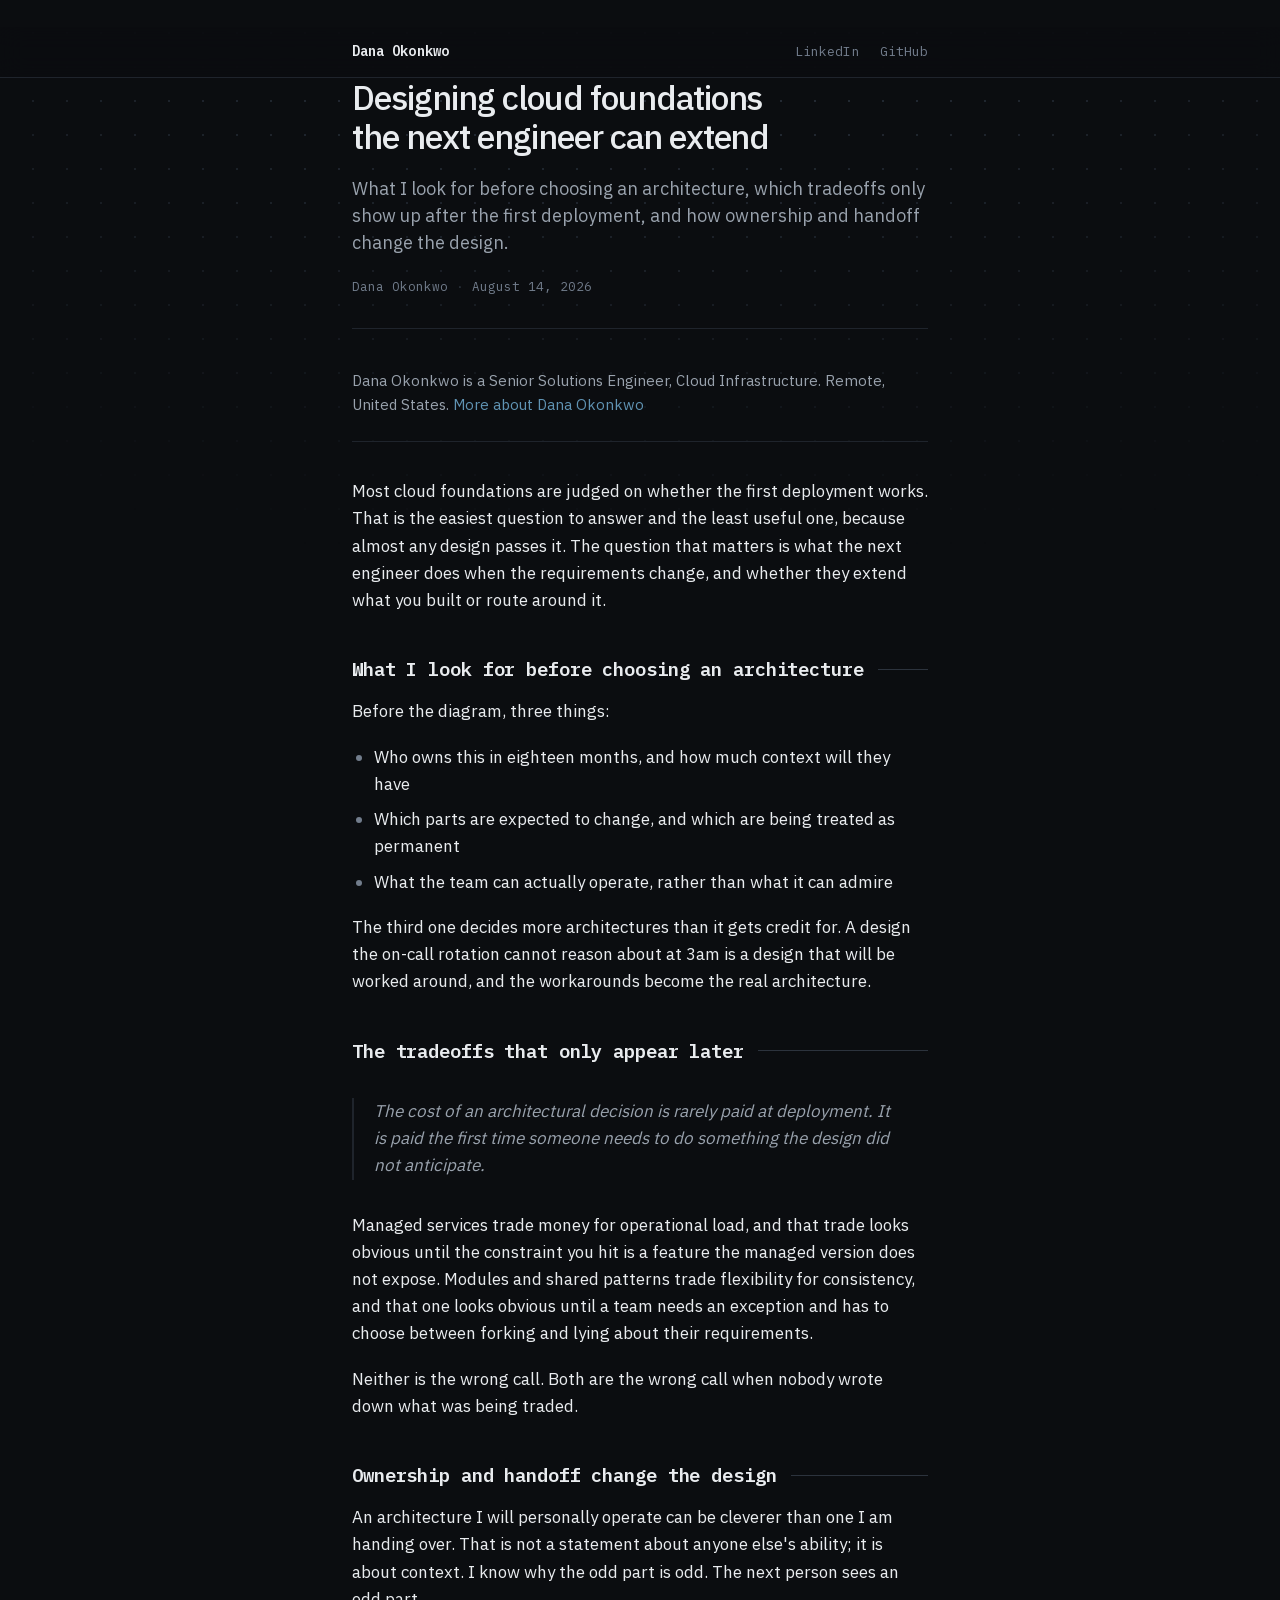
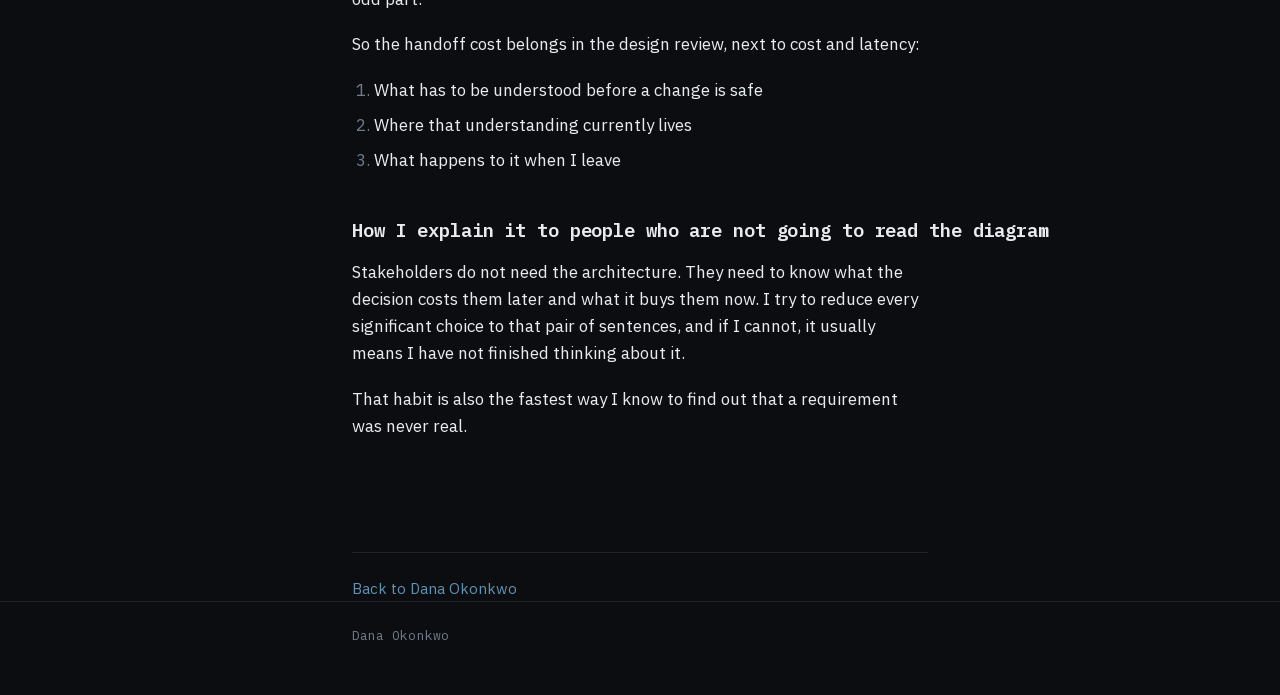
<file: signal-split/designing-cloud-foundations/index.html>
<!doctype html>
<html lang="en-US" data-theme="auto">
<head>
<meta charset="utf-8">
<meta name="viewport" content="width=device-width, initial-scale=1">

<title>Designing cloud foundations the next engineer can extend — Dana</title>
<meta name="description" content="What I look for before choosing an architecture, which tradeoffs only show up after the first deployment, and how ownership and handoff change the design.">
<meta name="robots" content="noindex, nofollow">
<link rel="canonical" href="https://taylorbanks.github.io/canonical-pages-demo/signal-split/designing-cloud-foundations/">

<meta http-equiv="Content-Security-Policy" content="default-src &#39;none&#39;; style-src &#39;self&#39;; img-src &#39;self&#39; data:; font-src &#39;self&#39;; script-src &#39;self&#39;; form-action &#39;none&#39;; base-uri &#39;none&#39;">

<meta property="og:type" content="article">
<meta property="og:title" content="Designing cloud foundations the next engineer can extend — Dana">
<meta property="og:description" content="What I look for before choosing an architecture, which tradeoffs only show up after the first deployment, and how ownership and handoff change the design.">
<meta property="og:url" content="https://taylorbanks.github.io/canonical-pages-demo/signal-split/designing-cloud-foundations/">

<meta property="og:locale" content="en_US">
<meta name="twitter:card" content="summary">

<link rel="preload" href="../fonts/plex-sans-var.woff2" as="font" type="font/woff2" crossorigin>

<link rel="me" href="https://www.linkedin.com/in/example/"><link rel="me" href="https://github.com/example">
<link rel="stylesheet" href="../style.css">

<script src="../script.js"></script>

<script type="application/ld+json">
{
  "@context": "https://schema.org",
  "@graph": [
    {
      "@type": "Article",
      "@id": "https://taylorbanks.github.io/canonical-pages-demo/signal-split/designing-cloud-foundations/#article",
      "headline": "Designing cloud foundations the next engineer can extend",
      "url": "https://taylorbanks.github.io/canonical-pages-demo/signal-split/designing-cloud-foundations/",
      "author": {
        "@id": "https://taylorbanks.github.io/canonical-pages-demo/signal-split/#person"
      },
      "inLanguage": "en-US",
      "description": "What I look for before choosing an architecture, which tradeoffs only show up after the first deployment, and how ownership and handoff change the design.",
      "datePublished": "2026-08-14",
      "dateModified": "2026-08-14"
    },
    {
      "@type": "Person",
      "@id": "https://taylorbanks.github.io/canonical-pages-demo/signal-split/#person",
      "name": "Dana Okonkwo",
      "url": "https://taylorbanks.github.io/canonical-pages-demo/signal-split/",
      "jobTitle": "Senior Solutions Engineer, Cloud Infrastructure",
      "description": "Dana Okonkwo is a senior solutions engineer working in cloud infrastructure. She helps customer-facing technical teams turn ambiguous constraints into decisions they can act on, and has spent the last decade in platform and pre-sales roles at mid-size SaaS companies.",
      "alternateName": "Dana",
      "workLocation": {
        "@type": "Place",
        "name": "Remote, United States"
      },
      "email": "hello@example.com",
      "knowsAbout": [
        "cloud infrastructure architecture",
        "pre-sales solutions engineering",
        "multi-account AWS design",
        "technical tradeoff analysis"
      ],
      "sameAs": [
        "https://www.linkedin.com/in/example/",
        "https://github.com/example"
      ]
    }
  ]
}
</script>
</head>

<body>
<div class="field" aria-hidden="true"></div>
<a class="skip" href="#main">Skip to content</a>

<header class="masthead">
  <div class="masthead-inner">
  <p class="name"><a href="../">Dana Okonkwo</a></p>

  <nav aria-label="Profiles">
    <ul class="profiles">
      <li><a href="https://www.linkedin.com/in/example/" rel="me noopener">LinkedIn</a></li><li><a href="https://github.com/example" rel="me noopener">GitHub</a></li>
    </ul>
  </nav>

  </div>
</header>

<main id="main">
  <div class="wrap">
  <article class="brief">
    <h1>Designing cloud foundations the next engineer can extend</h1>
    <p class="standfirst">What I look for before choosing an architecture, which tradeoffs only show up after the first deployment, and how ownership and handoff change the design.</p>
    <p class="byline">Dana Okonkwo <span class="sep">·</span> <time datetime="2026-08-14">August 14, 2026</time></p>
    <p class="author-note">Dana Okonkwo is a Senior Solutions Engineer, Cloud Infrastructure. Remote, United States. <a href="../">More about Dana Okonkwo</a></p>
    <div class="prose">
<p>Most cloud foundations are judged on whether the first deployment works. That is the easiest question to answer and the least useful one, because almost any design passes it. The question that matters is what the next engineer does when the requirements change, and whether they extend what you built or route around it.</p>
<h2>What I look for before choosing an architecture</h2>
<p>Before the diagram, three things:</p>
<ul><li>Who owns this in eighteen months, and how much context will they have</li><li>Which parts are expected to change, and which are being treated as permanent</li><li>What the team can actually operate, rather than what it can admire</li></ul>
<p>The third one decides more architectures than it gets credit for. A design the on-call rotation cannot reason about at 3am is a design that will be worked around, and the workarounds become the real architecture.</p>
<h2>The tradeoffs that only appear later</h2>
<blockquote><p>The cost of an architectural decision is rarely paid at deployment. It is paid the first time someone needs to do something the design did not anticipate.</p></blockquote>
<p>Managed services trade money for operational load, and that trade looks obvious until the constraint you hit is a feature the managed version does not expose. Modules and shared patterns trade flexibility for consistency, and that one looks obvious until a team needs an exception and has to choose between forking and lying about their requirements.</p>
<p>Neither is the wrong call. Both are the wrong call when nobody wrote down what was being traded.</p>
<h2>Ownership and handoff change the design</h2>
<p>An architecture I will personally operate can be cleverer than one I am handing over. That is not a statement about anyone else&#39;s ability; it is about context. I know why the odd part is odd. The next person sees an odd part.</p>
<p>So the handoff cost belongs in the design review, next to cost and latency:</p>
<ol><li>What has to be understood before a change is safe</li><li>Where that understanding currently lives</li><li>What happens to it when I leave</li></ol>
<h2>How I explain it to people who are not going to read the diagram</h2>
<p>Stakeholders do not need the architecture. They need to know what the decision costs them later and what it buys them now. I try to reduce every significant choice to that pair of sentences, and if I cannot, it usually means I have not finished thinking about it.</p>
<p>That habit is also the fastest way I know to find out that a requirement was never real.</p>
    </div>
  </article>

  <p class="back"><a href="../">Back to Dana Okonkwo</a></p>
  </div>
</main>

<footer>
  <div class="wrap"><p>Dana Okonkwo</p></div>
</footer>
</body>
</html>
</file>
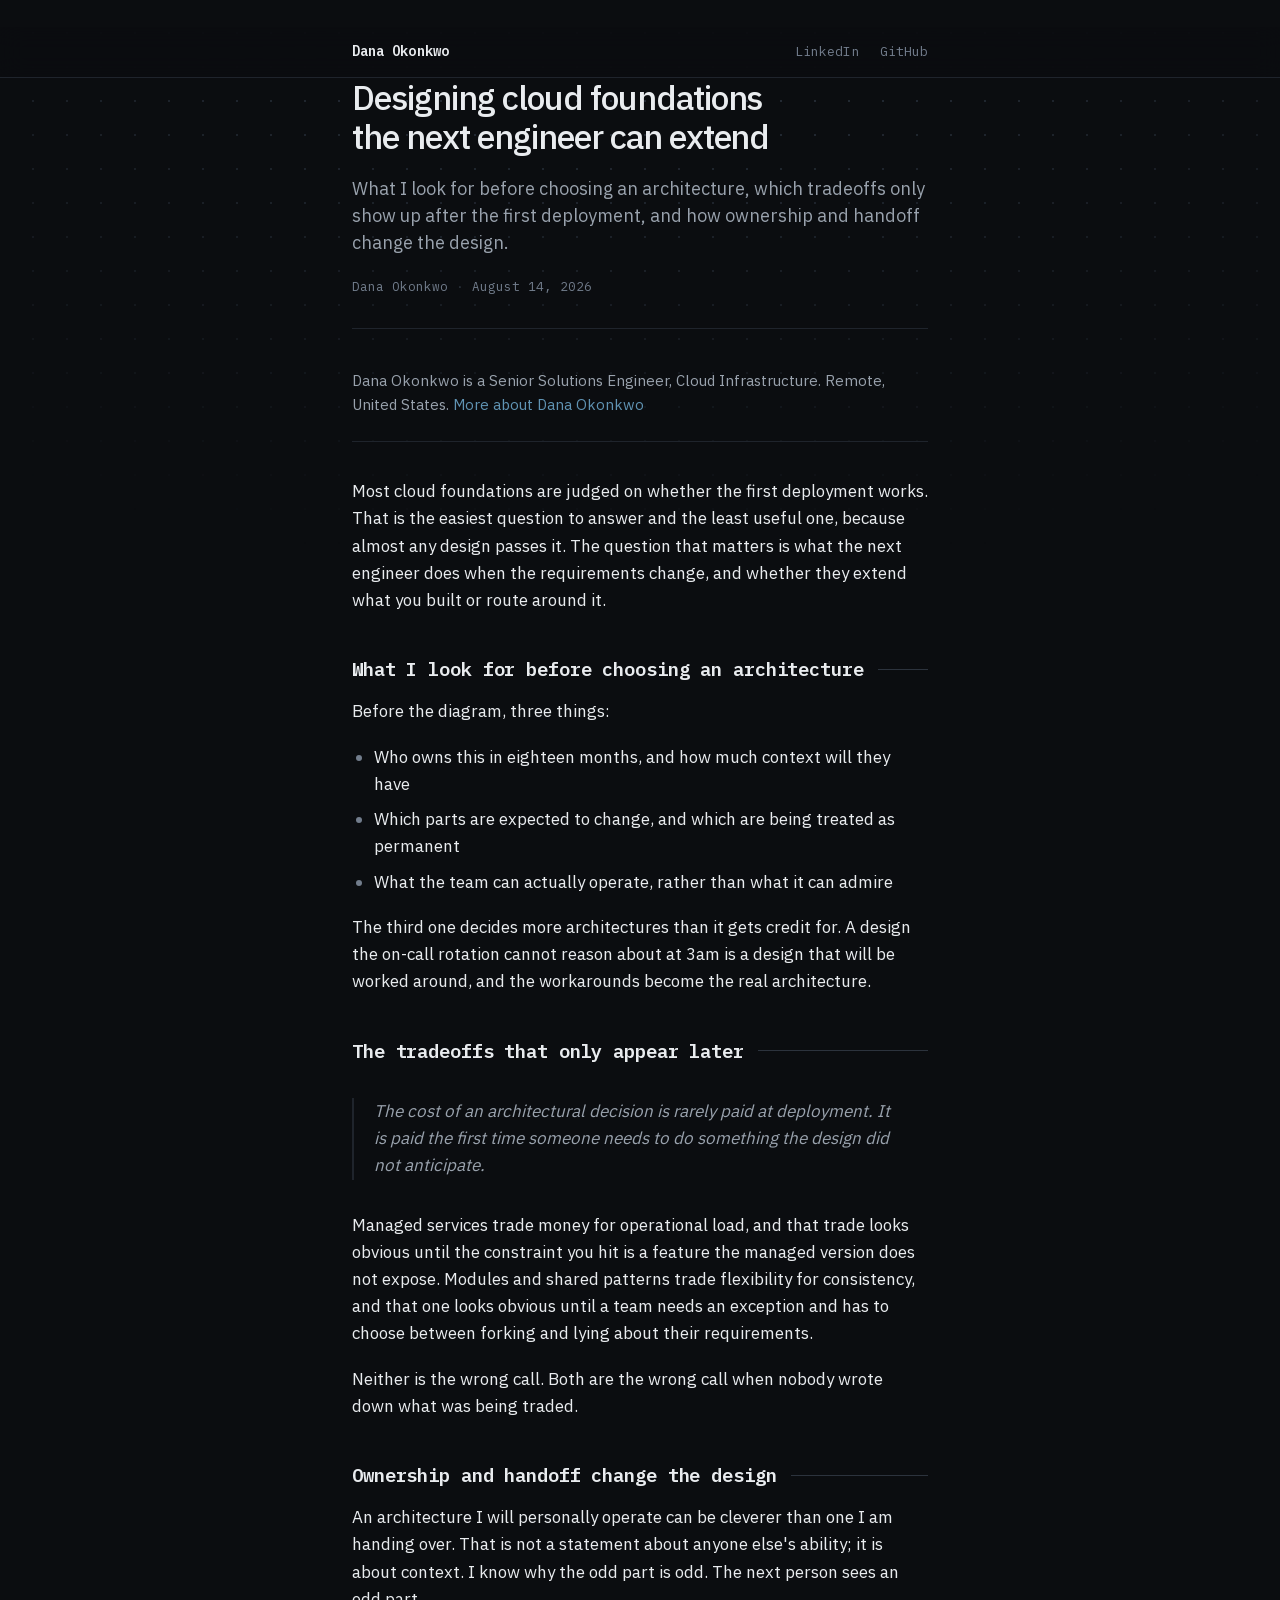
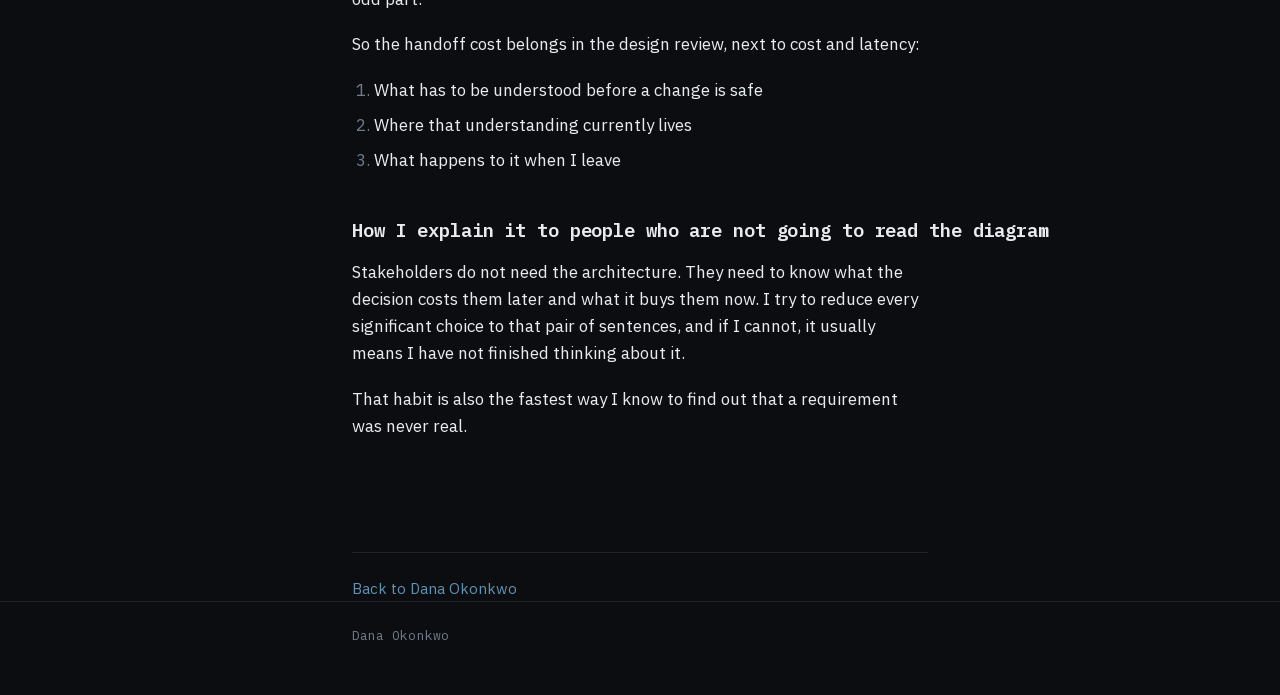
<file: signal/designing-cloud-foundations/index.html>
<!doctype html>
<html lang="en-US" data-theme="auto">
<head>
<meta charset="utf-8">
<meta name="viewport" content="width=device-width, initial-scale=1">

<title>Designing cloud foundations the next engineer can extend — Dana</title>
<meta name="description" content="What I look for before choosing an architecture, which tradeoffs only show up after the first deployment, and how ownership and handoff change the design.">
<meta name="robots" content="noindex, nofollow">
<link rel="canonical" href="https://taylorbanks.github.io/canonical-pages-demo/signal/designing-cloud-foundations/">

<meta http-equiv="Content-Security-Policy" content="default-src &#39;none&#39;; style-src &#39;self&#39;; img-src &#39;self&#39; data:; font-src &#39;self&#39;; script-src &#39;self&#39;; form-action &#39;none&#39;; base-uri &#39;none&#39;">

<meta property="og:type" content="article">
<meta property="og:title" content="Designing cloud foundations the next engineer can extend — Dana">
<meta property="og:description" content="What I look for before choosing an architecture, which tradeoffs only show up after the first deployment, and how ownership and handoff change the design.">
<meta property="og:url" content="https://taylorbanks.github.io/canonical-pages-demo/signal/designing-cloud-foundations/">

<meta property="og:locale" content="en_US">
<meta name="twitter:card" content="summary">

<link rel="preload" href="../fonts/plex-sans-var.woff2" as="font" type="font/woff2" crossorigin>

<link rel="me" href="https://www.linkedin.com/in/example/"><link rel="me" href="https://github.com/example">
<link rel="stylesheet" href="../style.css">

<script src="../script.js"></script>

<script type="application/ld+json">
{
  "@context": "https://schema.org",
  "@graph": [
    {
      "@type": "Article",
      "@id": "https://taylorbanks.github.io/canonical-pages-demo/signal/designing-cloud-foundations/#article",
      "headline": "Designing cloud foundations the next engineer can extend",
      "url": "https://taylorbanks.github.io/canonical-pages-demo/signal/designing-cloud-foundations/",
      "author": {
        "@id": "https://taylorbanks.github.io/canonical-pages-demo/signal/#person"
      },
      "inLanguage": "en-US",
      "description": "What I look for before choosing an architecture, which tradeoffs only show up after the first deployment, and how ownership and handoff change the design.",
      "datePublished": "2026-08-14",
      "dateModified": "2026-08-14"
    },
    {
      "@type": "Person",
      "@id": "https://taylorbanks.github.io/canonical-pages-demo/signal/#person",
      "name": "Dana Okonkwo",
      "url": "https://taylorbanks.github.io/canonical-pages-demo/signal/",
      "jobTitle": "Senior Solutions Engineer, Cloud Infrastructure",
      "description": "Dana Okonkwo is a senior solutions engineer working in cloud infrastructure. She helps customer-facing technical teams turn ambiguous constraints into decisions they can act on, and has spent the last decade in platform and pre-sales roles at mid-size SaaS companies.",
      "alternateName": "Dana",
      "workLocation": {
        "@type": "Place",
        "name": "Remote, United States"
      },
      "email": "hello@example.com",
      "knowsAbout": [
        "cloud infrastructure architecture",
        "pre-sales solutions engineering",
        "multi-account AWS design",
        "technical tradeoff analysis"
      ],
      "sameAs": [
        "https://www.linkedin.com/in/example/",
        "https://github.com/example"
      ]
    }
  ]
}
</script>
</head>

<body>
<div class="field" aria-hidden="true"></div>
<a class="skip" href="#main">Skip to content</a>

<header class="masthead">
  <div class="masthead-inner">
  <p class="name"><a href="../">Dana Okonkwo</a></p>

  <nav aria-label="Profiles">
    <ul class="profiles">
      <li><a href="https://www.linkedin.com/in/example/" rel="me noopener">LinkedIn</a></li><li><a href="https://github.com/example" rel="me noopener">GitHub</a></li>
    </ul>
  </nav>

  </div>
</header>

<main id="main">
  <div class="wrap">
  <article class="brief">
    <h1>Designing cloud foundations the next engineer can extend</h1>
    <p class="standfirst">What I look for before choosing an architecture, which tradeoffs only show up after the first deployment, and how ownership and handoff change the design.</p>
    <p class="byline">Dana Okonkwo <span class="sep">·</span> <time datetime="2026-08-14">August 14, 2026</time></p>
    <p class="author-note">Dana Okonkwo is a Senior Solutions Engineer, Cloud Infrastructure. Remote, United States. <a href="../">More about Dana Okonkwo</a></p>
    <div class="prose">
<p>Most cloud foundations are judged on whether the first deployment works. That is the easiest question to answer and the least useful one, because almost any design passes it. The question that matters is what the next engineer does when the requirements change, and whether they extend what you built or route around it.</p>
<h2>What I look for before choosing an architecture</h2>
<p>Before the diagram, three things:</p>
<ul><li>Who owns this in eighteen months, and how much context will they have</li><li>Which parts are expected to change, and which are being treated as permanent</li><li>What the team can actually operate, rather than what it can admire</li></ul>
<p>The third one decides more architectures than it gets credit for. A design the on-call rotation cannot reason about at 3am is a design that will be worked around, and the workarounds become the real architecture.</p>
<h2>The tradeoffs that only appear later</h2>
<blockquote><p>The cost of an architectural decision is rarely paid at deployment. It is paid the first time someone needs to do something the design did not anticipate.</p></blockquote>
<p>Managed services trade money for operational load, and that trade looks obvious until the constraint you hit is a feature the managed version does not expose. Modules and shared patterns trade flexibility for consistency, and that one looks obvious until a team needs an exception and has to choose between forking and lying about their requirements.</p>
<p>Neither is the wrong call. Both are the wrong call when nobody wrote down what was being traded.</p>
<h2>Ownership and handoff change the design</h2>
<p>An architecture I will personally operate can be cleverer than one I am handing over. That is not a statement about anyone else&#39;s ability; it is about context. I know why the odd part is odd. The next person sees an odd part.</p>
<p>So the handoff cost belongs in the design review, next to cost and latency:</p>
<ol><li>What has to be understood before a change is safe</li><li>Where that understanding currently lives</li><li>What happens to it when I leave</li></ol>
<h2>How I explain it to people who are not going to read the diagram</h2>
<p>Stakeholders do not need the architecture. They need to know what the decision costs them later and what it buys them now. I try to reduce every significant choice to that pair of sentences, and if I cannot, it usually means I have not finished thinking about it.</p>
<p>That habit is also the fastest way I know to find out that a requirement was never real.</p>
    </div>
  </article>

  <p class="back"><a href="../">Back to Dana Okonkwo</a></p>
  </div>
</main>

<footer>
  <div class="wrap"><p>Dana Okonkwo</p></div>
</footer>
</body>
</html>
</file>
<file: dossier/style.css>
/* =========================================================================
   Dossier
   Restrained, typographic, no motion, no script, no network requests.
   The only value the generator substitutes is --accent.
   ========================================================================= */

/* Fonts ship in the folder. Nothing is fetched from a CDN, so the page still
   makes zero outbound requests and the security headers stay as strict as
   they were. Source Serif is a variable file: one download covers every
   weight, which is why there is a range here instead of two @font-face rules.
   Both faces are SIL Open Font License. */

@font-face {
  font-family: "Source Serif 4";
  src: url("fonts/source-serif-var.woff2") format("woff2-variations");
  font-weight: 200 900;
  font-style: normal;
  font-display: swap;
}

@font-face {
  font-family: "IBM Plex Mono";
  src: url("fonts/plex-mono-400.woff2") format("woff2");
  font-weight: 400;
  font-style: normal;
  font-display: swap;
}

@font-face {
  font-family: "IBM Plex Mono";
  src: url("fonts/plex-mono-600.woff2") format("woff2");
  font-weight: 600;
  font-style: normal;
  font-display: swap;
}

:root {
  --accent: #1F7099;

  --ink:        #16181c;
  --ink-muted:  #5a6169;
  --ink-faint:  #6e7379;
  --page:       #fbfbfa;
  --rule:       #e2e2df;

  --measure: 34rem;
  --gap: clamp(2.5rem, 6vw, 4.5rem);

  /* Dossier reads as a document, so it is set in a serif. Signal is the sans
     one. Two templates that share a schema should not also share a face. */
  --font: "Source Serif 4", Charter, "Bitstream Charter", Georgia, serif;
  --font-mono: "IBM Plex Mono", ui-monospace, SFMono-Regular, Menlo, monospace;
}

@media (prefers-color-scheme: dark) {
  :root:not([data-theme="light"]) {
    --ink:       #e8e8e6;
    --ink-muted: #9ba1a8;
    --ink-faint: #798088;
    --page:      #121316;
    --rule:      #2a2c31;
  }
}

:root[data-theme="dark"] {
  --ink:       #e8e8e6;
  --ink-muted: #9ba1a8;
  --ink-faint: #798088;
  --page:      #121316;
  --rule:      #2a2c31;
}

/* ---------------------------------------------------------------- base --- */

*, *::before, *::after { box-sizing: border-box; }

html {
  -webkit-text-size-adjust: 100%;
  text-size-adjust: 100%;
  scroll-behavior: smooth;
}

body {
  margin: 0;
  padding: clamp(2rem, 5vw, 4rem) clamp(1.25rem, 5vw, 2rem) 6rem;
  background: var(--page);
  color: var(--ink);
  font-family: var(--font);
  font-size: clamp(1rem, 0.97rem + 0.15vw, 1.0625rem);
  line-height: 1.6;
  font-variant-numeric: tabular-nums;
  font-feature-settings: "kern", "liga";
  -webkit-font-smoothing: antialiased;
}

body > * {
  max-width: var(--measure);
  margin-inline: auto;
}

p { margin: 0 0 1rem; }
p:last-child { margin-bottom: 0; }

a {
  color: var(--accent);
  text-decoration: underline;
  text-decoration-thickness: 1px;
  text-underline-offset: 0.18em;
}

a:hover { text-decoration-thickness: 2px; }

:focus-visible {
  outline: 2px solid var(--accent);
  outline-offset: 3px;
  border-radius: 2px;
}

.skip {
  position: absolute;
  left: -9999px;
}

.skip:focus {
  position: static;
  display: inline-block;
  margin-bottom: 1rem;
}

/* ------------------------------------------------------------ masthead --- */

.masthead {
  display: flex;
  flex-wrap: wrap;
  gap: 0.75rem 1.5rem;
  align-items: baseline;
  justify-content: space-between;
  margin-bottom: var(--gap);
}

.name {
  line-height: 1.3;
  margin: 0;
  font-family: var(--font-mono);
  font-size: 0.8125rem;
  font-weight: 600;
  letter-spacing: 0.005em;
  color: var(--ink);
}

.profiles {
  display: flex;
  flex-wrap: wrap;
  gap: 1.25rem;
  margin: 0;
  padding: 0;
  list-style: none;
  font-size: 0.8125rem;
  letter-spacing: 0.02em;
}

.profiles a {
  color: var(--ink-muted);
  text-decoration: none;
}

.profiles a:hover {
  color: var(--accent);
  text-decoration: underline;
  text-underline-offset: 0.2em;
}

/* ---------------------------------------------------------------- lede --- */

.lede { margin-bottom: var(--gap); }

.statement, .brief h1 {
  margin: 0;
  font-size: clamp(1.5rem, 1.15rem + 1.7vw, 2.125rem);
  font-weight: 400;
  line-height: 1.28;
  letter-spacing: -0.014em;
  text-wrap: balance;
}

/* The statement sets its own size. A short line can carry display size; a full
   sentence at that size fills the screen and stops being read. */
.statement[data-len="short"] { font-size: clamp(1.75rem, 1.3rem + 2.2vw, 2.625rem); }
.statement[data-len="long"]  { font-size: clamp(1.375rem, 1.15rem + 1.1vw, 1.75rem); line-height: 1.34; }

/* Role and location are separate flex items, so when the line runs out of room
   it breaks between them instead of orphaning the last word of the location. */

.headline {
  display: flex;
  flex-wrap: wrap;
  align-items: baseline;
  gap: 0.3rem 0.6em;
  margin: 1.25rem 0 0;
  font-size: 0.9375rem;
  color: var(--ink-muted);
}

.headline .sep { color: var(--ink-faint); }
.headline .loc { white-space: nowrap; }
.headline .seg:not(.loc) { text-wrap: balance; }

/* ------------------------------------------------------------ sections --- */

section + section,
main > section:not(.lede) {
  padding-top: var(--gap);
  border-top: 1px solid var(--rule);
  margin-top: var(--gap);
}

h2 {
  margin: 0 0 1.75rem;
  font-size: 0.8125rem;
  font-weight: 600;
  letter-spacing: 0.01em;
  color: var(--ink-muted);
}

h3 {
  margin: 0 0 0.3rem;
  font-size: 1.0625rem;
  font-weight: 600;
  line-height: 1.35;
  letter-spacing: -0.005em;
}

h3 a { color: inherit; }

/* -------------------------------------------------------- capabilities --- */

.capabilities {
  margin: 0;
  display: grid;
  gap: 1.75rem;
}

.capabilities dt {
  font-weight: 600;
  margin-bottom: 0.25rem;
}

.capabilities dd {
  margin: 0;
  color: var(--ink-muted);
}

/* ------------------------------------------------------------- entries --- */

.entry + .entry {
  margin-top: 2rem;
}

.entry .meta {
  margin: 0 0 0.7rem;
  font-family: var(--font-mono);
  font-size: 0.78125rem;
  letter-spacing: 0.01em;
  color: var(--ink-faint);
}

.entry p:not(.meta) {
  color: var(--ink-muted);
}

/* ------------------------------------------------------------ criteria --- */

.criteria {
  margin: 1.25rem 0 0;
  padding: 0;
  list-style: none;
  display: grid;
  gap: 0.6rem;
  color: var(--ink-muted);
}

.criteria li {
  padding-left: 1.1rem;
  position: relative;
}

.criteria li::before {
  content: "";
  position: absolute;
  left: 0;
  top: 0.72em;
  width: 0.4rem;
  height: 1px;
  background: var(--ink-faint);
}

/* ----------------------------------------------------------- next step --- */

.contact {
  font-size: 1.0625rem;
}

/* -------------------------------------------------------------- footer --- */

footer {
  margin-top: var(--gap);
  padding-top: 1.5rem;
  border-top: 1px solid var(--rule);
  font-size: 0.8125rem;
  color: var(--ink-faint);
}

/* --------------------------------------------------------------- print ---
   Recruiters and hiring managers print this page or save it to PDF. It should
   survive that without a stylesheet written for a screen.
   ------------------------------------------------------------------------ */

@media (prefers-reduced-motion: reduce) {
  html { scroll-behavior: auto; }
}

@media print {
  :root {
    --ink: #000;
    --ink-muted: #222;
    --ink-faint: #555;
    --page: #fff;
    --rule: #ccc;
  }

  body {
    padding: 0;
    font-size: 10.5pt;
    line-height: 1.45;
  }

  .skip, .profiles a[href^="http"]::after { display: none; }

  a { color: #000; text-decoration: none; }

  .profiles a::after,
  .contact a::after {
    content: " (" attr(href) ")";
    font-size: 8.5pt;
    color: #555;
  }

  section, .entry { break-inside: avoid; }
  h2, h3 { break-after: avoid; }
}

/* --------------------------------------------------------------- brief ---
   The proof-brief page. Same page furniture, plus the prose styles a piece of
   writing needs and the front page never did.
   ------------------------------------------------------------------------ */

.masthead .name a { color: inherit; text-decoration: none; }
.masthead .name a:hover { color: var(--accent); }

.brief h1 {
  font-size: clamp(1.5rem, 1.15rem + 1.7vw, 2.125rem);
  margin-bottom: 1.25rem;
}

.brief .standfirst {
  margin: 0 0 1.25rem;
  font-size: 1.125rem;
  line-height: 1.5;
  color: var(--ink-muted);
  text-wrap: pretty;
}

.brief .byline {
  margin: 0 0 2.5rem;
  padding-bottom: 2rem;
  border-bottom: 1px solid var(--rule);
  font-family: var(--font-mono);
  font-size: 0.78125rem;
  color: var(--ink-faint);
}

.brief .byline .sep { color: var(--rule); }

.prose > * { margin: 0 0 1.15rem; }
.prose > *:last-child { margin-bottom: 0; }

.prose p { text-wrap: pretty; }

.prose h2 {
  margin: 2.5rem 0 0.85rem;
  font-size: 1.1875rem;
  font-weight: 600;
  letter-spacing: -0.006em;
  text-transform: none;
  color: var(--ink);
}

.prose h3 {
  margin: 2rem 0 0.6rem;
  font-size: 1.0625rem;
  font-weight: 600;
}

.prose ul, .prose ol { padding-left: 1.35rem; }
.prose li { margin-bottom: 0.5rem; }
.prose li::marker { color: var(--ink-faint); }

.prose blockquote {
  margin: 2rem 0;
  padding-left: 1.25rem;
  border-left: 2px solid var(--rule);
  color: var(--ink-muted);
  font-style: italic;
}

.prose blockquote p { margin: 0; }

.prose code {
  font-family: var(--font-mono);
  font-size: 0.875em;
  padding: 0.1em 0.35em;
  border-radius: 3px;
  background: color-mix(in srgb, var(--ink) 7%, transparent);
}

.prose hr {
  margin: 2.5rem 0;
  border: 0;
  border-top: 1px solid var(--rule);
}

.back {
  margin-top: var(--gap);
  padding-top: 1.5rem;
  border-top: 1px solid var(--rule);
  font-size: 0.9375rem;
}

/* Third person, opens with the name. It sits below the evidence rather than
   under the hero: the hero already names the person and states the claim, so
   repeating it up top read as duplication to a human and added nothing for a
   machine. Here it reads as a bio. */
.summary {
  margin: 0;
  font-size: 1rem;
  line-height: 1.6;
  color: var(--ink-muted);
  text-wrap: pretty;
}

/* A photo is the strongest visible cue that a page is about a person, and it
   is what a share card and a search result show beside the name. */
.avatar {
  width: 3.5rem;
  height: 3.5rem;
  border-radius: 50%;
  object-fit: cover;
  display: block;
  margin-bottom: 0.9rem;
}

/* A brief is the page most likely to be reached from outside, and on its own
   it only says who wrote it, not what they do. */
.author-note {
  margin: 0 0 2rem;
  padding-bottom: 1.5rem;
  border-bottom: 1px solid var(--rule);
  font-size: 0.9375rem;
  color: var(--ink-muted);
}

/* Images sit inside the reading column and keep their aspect ratio. */
.prose img {
  display: block;
  max-width: 100%;
  height: auto;
  margin: 2rem 0;
  border-radius: 4px;
}

.secondary {
  margin-top: 0.85rem;
  font-size: 0.9375rem;
}
</file>
<file: demo.css>
/* Demo chrome. Injected into the deployed copies only; no client download
   contains this file. It carries its own colours rather than inheriting the
   page's, because it has to stay readable on a light template and a dark one.
   Fixed to the bottom so it never fights Signal's sticky masthead. */

.demo-bar {
  position: fixed;
  z-index: 100;
  left: 50%;
  bottom: 1.25rem;
  transform: translateX(-50%);

  display: flex;
  align-items: center;
  flex-wrap: wrap;
  justify-content: center;
  gap: 0.35rem 0.6rem;

  max-width: calc(100vw - 2rem);
  padding: 0.5rem 0.85rem;
  border: 1px solid rgba(255, 255, 255, 0.14);
  border-radius: 999px;
  background: rgba(16, 18, 22, 0.86);
  backdrop-filter: blur(14px) saturate(1.3);
  -webkit-backdrop-filter: blur(14px) saturate(1.3);
  box-shadow: 0 10px 30px -14px rgba(0, 0, 0, 0.7);

  font-family: ui-monospace, SFMono-Regular, "SF Mono", Menlo, Consolas, monospace;
  font-size: 0.75rem;
  line-height: 1;
  color: #cfd5dd;
}

.demo-bar nav {
  display: flex;
  gap: 0.2rem;
}

.demo-bar .cap {
  color: #79828e;
  padding-inline: 0.15rem;
}

.demo-bar .rule {
  width: 1px;
  align-self: stretch;
  margin-inline: 0.3rem;
  background: rgba(255, 255, 255, 0.14);
}

.demo-bar a {
  display: inline-block;
  padding: 0.32rem 0.6rem;
  border-radius: 999px;
  color: #cfd5dd;
  text-decoration: none;
  transition: background 0.15s ease, color 0.15s ease;
}

.demo-bar a:hover {
  background: rgba(255, 255, 255, 0.09);
  color: #fff;
  text-decoration: none;
}

.demo-bar a.on {
  background: #e9ecef;
  color: #14161a;
}

.demo-bar a:focus-visible {
  outline: 2px solid #7fb6d6;
  outline-offset: 2px;
}

/* Keep the bar clear of the page's own last line on short viewports. */
@media (max-height: 34rem) {
  .demo-bar { position: static; transform: none; margin: 2rem auto; }
}

@media print {
  .demo-bar { display: none !important; }
}
</file>
<file: signal-rows/style.css>
/* Fonts ship in the folder. Nothing is fetched from a CDN, so the page still
   makes zero outbound requests and the security headers stay as strict as
   they were. Plex Sans is a variable file: one download covers every weight,
   which is why there is a range here instead of three @font-face rules.
   Both faces are SIL Open Font License. */

@font-face {
  font-family: "IBM Plex Sans";
  src: url("fonts/plex-sans-var.woff2") format("woff2-variations");
  font-weight: 100 700;
  font-style: normal;
  font-display: swap;
}

@font-face {
  font-family: "IBM Plex Mono";
  src: url("fonts/plex-mono-400.woff2") format("woff2");
  font-weight: 400;
  font-style: normal;
  font-display: swap;
}

@font-face {
  font-family: "IBM Plex Mono";
  src: url("fonts/plex-mono-600.woff2") format("woff2");
  font-weight: 600;
  font-style: normal;
  font-display: swap;
}

/* =========================================================================
   Signal — Trace
   Dark by default with a real light mode, a living dot field behind the page,
   and structure that does not read as a document: full-bleed sections, a
   sticky masthead, a capabilities block with three selectable layouts, and
   evidence as rows that respond to the pointer.
   The only value the generator substitutes is --accent.
   ========================================================================= */

:root {
  --accent: #1F7099;

  /* Dark is the base. Light is defined further down and is a peer, not a
     fallback: a client who sets theme: light gets a page designed for it. */
  --page:       #0b0d10;
  --surface:    #12151b;
  --surface-up: #171b22;
  --ink:        #e9ecef;
  --ink-muted:  #99a2ad;
  --ink-faint:  #727d8c;
  --rule:       #1f242c;
  --rule-firm:  #2c333d;
  --dot:        #2a323d;

  /* On a dark ground a mid-tone accent goes muddy. Lift it, and let the
     client keep choosing one colour rather than two. */
  --accent-lift: color-mix(in oklab, var(--accent) 74%, white);
  --glow: color-mix(in oklab, var(--accent) 55%, transparent);

  --measure: 40rem;
  --gap: clamp(4rem, 9vw, 7rem);

  /* Signal is the sans one; Dossier is set in a serif. Same mono in both, so
     the two still read as one family of templates. */
  --font: "IBM Plex Sans", ui-sans-serif, system-ui, -apple-system, sans-serif;
  --font-mono: "IBM Plex Mono", ui-monospace, SFMono-Regular, Menlo, monospace;

  --ease: cubic-bezier(0.2, 0.6, 0.25, 1);

  color-scheme: dark;
}

/* Dark is the default, deliberately, and the system setting does not override
   it: `theme: auto` and `theme: dark` both land here. A reader who wants light
   uses the toggle, which is a decision they make rather than one their laptop
   makes for them. A client who wants light as the starting point sets
   `theme: light` in the profile. */

:root[data-theme="light"] {
  --page:       #fafaf8;
  --surface:    #ffffff;
  --surface-up: #ffffff;
  --ink:        #15171b;
  --ink-muted:  #545b64;
  --ink-faint:  #6b7179;
  --rule:       #e6e6e2;
  --rule-firm:  #d2d3cf;
  --dot:        #d5d7d2;
  --accent-lift: var(--accent);
  color-scheme: light;
}

/* ---------------------------------------------------------------- base --- */

*, *::before, *::after { box-sizing: border-box; }

html {
  -webkit-text-size-adjust: 100%;
  text-size-adjust: 100%;
  scroll-behavior: smooth;
}

body {
  margin: 0;
  background: var(--page);
  color: var(--ink);
  font-family: var(--font);
  font-size: clamp(1rem, 0.97rem + 0.15vw, 1.0625rem);
  line-height: 1.6;
  font-variant-numeric: tabular-nums;
  -webkit-font-smoothing: antialiased;
  overflow-x: hidden;
}

p { margin: 0; }

a { color: var(--accent-lift); text-decoration: none; }
a:hover { text-decoration: underline; text-underline-offset: 0.22em; }

:focus-visible {
  outline: 2px solid var(--accent-lift);
  outline-offset: 3px;
  border-radius: 3px;
}

.skip { position: absolute; left: -9999px; }
.skip:focus {
  position: static;
  display: inline-block;
  margin: 1rem;
  color: var(--accent-lift);
}

.detail { color: var(--ink-muted); }
.dot { color: var(--rule-firm); }

/* Every section is full width; this holds the reading column inside it. */
.wrap {
  max-width: var(--measure);
  margin-inline: auto;
  padding-inline: clamp(1.25rem, 5vw, 2rem);
}

/* --------------------------------------------------------------- field ---
   Tiled dot grid, drifting by exactly one tile so the loop has no seam, masked
   so it fades out below the hero. Animated with transform rather than
   background-position to keep it off the main thread.
   ------------------------------------------------------------------------ */

.field {
  position: fixed;
  inset: -20vmax;
  z-index: 0;
  pointer-events: none;
  background-image: radial-gradient(circle, var(--dot) 1px, transparent 1.5px);
  background-size: 34px 34px;
  mask-image: radial-gradient(ellipse 90% 60% at 50% 12%, #000 20%, transparent 78%);
  -webkit-mask-image: radial-gradient(ellipse 90% 60% at 50% 12%, #000 20%, transparent 78%);
  opacity: 0.85;
}

[data-motion="on"] .field {
  animation: drift 44s linear infinite;
}

@keyframes drift {
  from { transform: translate3d(0, 0, 0); }
  to   { transform: translate3d(34px, 34px, 0); }
}

body > *:not(.field) { position: relative; z-index: 1; }

/* ------------------------------------------------------------ masthead --- */

.masthead {
  position: sticky;
  top: 0;
  z-index: 10;
  background: color-mix(in srgb, var(--page) 84%, transparent);
  backdrop-filter: blur(12px) saturate(1.4);
  -webkit-backdrop-filter: blur(12px) saturate(1.4);
  border-bottom: 1px solid var(--rule);
}

.masthead-inner {
  max-width: var(--measure);
  margin-inline: auto;
  padding: 0.9rem clamp(1.25rem, 5vw, 2rem);
  display: flex;
  flex-wrap: wrap;
  gap: 0.5rem 1.5rem;
  align-items: baseline;
  justify-content: space-between;
}

.name {
  line-height: 1.3;
  font-family: var(--font-mono);
  font-size: 0.875rem;
  font-weight: 600;
  letter-spacing: 0.005em;
}

.profiles {
  display: flex;
  flex-wrap: wrap;
  gap: 1.25rem;
  margin: 0;
  padding: 0;
  list-style: none;
  font-family: var(--font-mono);
  font-size: 0.8125rem;
  letter-spacing: 0.005em;
}

.profiles a { color: var(--ink-faint); }
.profiles a:hover { color: var(--accent-lift); text-decoration: none; }

/* --------------------------------------------------------------- theme ---
   Hidden until the script confirms it can do anything. Without JS the page
   stays on whatever the profile chose, and an inert control never appears.
   ------------------------------------------------------------------------ */

.masthead-right {
  display: flex;
  align-items: center;
  gap: 1.25rem;
}

.theme-toggle {
  display: none;
  align-items: center;
  justify-content: center;
  width: 2rem;
  height: 2rem;
  padding: 0;
  margin: -0.35rem 0;
  background: transparent;
  border: 1px solid var(--rule);
  border-radius: 5px;
  color: var(--ink-faint);
  cursor: pointer;
  transition: color 0.2s var(--ease), border-color 0.2s var(--ease),
              background 0.2s var(--ease), transform 0.08s var(--ease);
}

[data-js="on"] .theme-toggle { display: inline-flex; }

.theme-toggle:hover {
  color: var(--accent-lift);
  border-color: color-mix(in oklab, var(--accent) 45%, var(--rule-firm));
  background: var(--surface);
}

.theme-toggle:active { transform: scale(0.94); }

.theme-toggle svg { display: block; }

/* The icon shows where the click goes, so dark mode shows a sun. */
.theme-toggle .i-sun { display: none; }
.theme-toggle .i-moon { display: block; }
:root:not([data-theme="light"]) .theme-toggle .i-sun { display: block; }
:root:not([data-theme="light"]) .theme-toggle .i-moon { display: none; }

/* ---------------------------------------------------------------- hero --- */

.hero {
  display: flex;
  align-items: center;
  min-height: clamp(24rem, 62dvh, 34rem);
  padding-block: clamp(3rem, 8vw, 6rem);
}

/* Role and location are separate flex items, so when the line runs out of room
   it breaks between them instead of orphaning the last word of the location.
   The separator sits with the first segment and ends the line, rather than
   starting the next one. */

.eyebrow {
  display: flex;
  flex-wrap: wrap;
  align-items: baseline;
  gap: 0.4rem 0.75em;
  margin-bottom: 1.75rem;
  font-family: var(--font-mono);
  font-size: 0.8125rem;
  letter-spacing: 0.005em;
  color: var(--accent-lift);
}

.eyebrow .sep { color: var(--rule-firm); }

/* A location is short and reads badly split. A role can be long, so it is
   allowed to wrap, balanced rather than ragged. */
.eyebrow .loc { white-space: nowrap; }
.eyebrow .seg:not(.loc) { text-wrap: balance; }

.statement, .brief h1 {
  margin: 0;
  font-size: clamp(1.875rem, 1.15rem + 3.1vw, 3.25rem);
  font-weight: 500;
  line-height: 1.14;
  letter-spacing: -0.03em;
  text-wrap: balance;
}

/* The statement sets its own size. A short line can carry display size; a full
   sentence at that size fills the screen and stops being read. */
.statement[data-len="short"] { font-size: clamp(2.25rem, 1.4rem + 3.8vw, 4rem); letter-spacing: -0.035em; }
.statement[data-len="long"]  { font-size: clamp(1.5rem, 1.1rem + 1.9vw, 2.375rem); line-height: 1.2; letter-spacing: -0.02em; }

/* The one thing that moves on load. Content itself never animates in above
   the fold, so the largest text paints immediately. */
.underline {
  display: block;
  width: min(9rem, 40%);
  height: 2px;
  margin-top: 2.5rem;
  background: linear-gradient(90deg, var(--accent-lift), transparent);
  transform-origin: left center;
}

[data-motion="on"] .underline {
  animation: draw 0.9s var(--ease) 0.15s both;
}

@keyframes draw {
  from { transform: scaleX(0); }
  to   { transform: scaleX(1); }
}

/* ------------------------------------------------------------- section --- */

main > section:not(.hero) { padding-block: 0 var(--gap); }

h2 {
  display: flex;
  align-items: center;
  gap: 0.9rem;
  margin: 0 0 2.25rem;
  font-family: var(--font-mono);
  font-size: 0.8125rem;
  font-weight: 600;
  letter-spacing: 0.01em;
  color: var(--ink-muted);
  white-space: nowrap;
}

h2::after {
  content: "";
  flex: 1;
  height: 1px;
  background: var(--rule-firm);
  transform-origin: left center;
}

h3 {
  margin: 0 0 0.4rem;
  font-size: 1.125rem;
  font-weight: 600;
  line-height: 1.32;
  letter-spacing: -0.012em;
}

h3 a { color: inherit; }
h3 a:hover { color: var(--accent-lift); text-decoration: none; }

.arrow {
  display: inline-block;
  margin-left: 0.4em;
  color: var(--accent-lift);
  transition: transform 0.2s var(--ease);
}

a:hover .arrow { transform: translateX(0.28em); }

/* ---------------------------------------------------------------- caps ---
   Three layouts, one markup. Each list item is a grid holding the same three
   pieces — the counter, the label, the detail — and the layout only changes
   where those pieces sit. That is why `capabilities_layout` in the profile can
   switch between them without the generator emitting different HTML.
   ------------------------------------------------------------------------ */

.caps {
  counter-reset: cap;
  margin: 0;
  padding: 0;
  list-style: none;
  display: grid;
}

.caps li {
  counter-increment: cap;
  display: grid;
  align-content: start;
}

.caps li::before {
  content: counter(cap, decimal-leading-zero);
  grid-area: n;
  font-family: var(--font-mono);
  font-size: 0.6875rem;
  font-weight: 600;
  letter-spacing: 0.12em;
  color: var(--accent-lift);
}

.caps .label { grid-area: l; font-weight: 600; margin: 0; }
.caps .detail { grid-area: d; font-size: 0.9375rem; line-height: 1.55; margin: 0; }

/* --- cards: the familiar one. Built for exactly three. ------------------- */

.caps[data-layout="cards"] {
  grid-template-columns: repeat(auto-fit, minmax(13rem, 1fr));
  gap: 1rem;
}

.caps[data-layout="cards"] li {
  grid-template-areas: "n" "l" "d";
  padding: 1.5rem 1.35rem 1.6rem;
  background: var(--surface);
  border: 1px solid var(--rule);
  border-radius: 6px;
  transition: background 0.25s var(--ease), border-color 0.25s var(--ease),
              transform 0.25s var(--ease), box-shadow 0.25s var(--ease);
}

.caps[data-layout="cards"] li::before { margin-bottom: 1rem; }
.caps[data-layout="cards"] .label { margin-bottom: 0.5rem; }

/* At this measure the grid is two columns wide, so an odd number of items
   would leave the last row half empty. The odd one out spans instead, which
   works at any count and reads as a decision rather than a gap. */
.caps[data-layout="cards"] li:last-child:nth-child(odd) {
  grid-column: 1 / -1;
}

.caps[data-layout="cards"] li:hover {
  background: var(--surface-up);
  border-color: color-mix(in oklab, var(--accent) 45%, var(--rule-firm));
  transform: translateY(-2px);
  box-shadow: 0 14px 34px -22px var(--glow);
}

/* --- rows: hairline-divided, number in the margin. Any count. ------------ */

.caps[data-layout="rows"] { border-top: 1px solid var(--rule); }

.caps[data-layout="rows"] li {
  grid-template-columns: 3.25rem 1fr;
  grid-template-areas: "n l" "n d";
  gap: 0 1.25rem;
  padding: 1.65rem 0 1.75rem;
  border-bottom: 1px solid var(--rule);
  transition: padding-left 0.3s var(--ease);
}

.caps[data-layout="rows"] li::before { padding-top: 0.3rem; font-size: 0.75rem; }
.caps[data-layout="rows"] .label { font-size: 1.0625rem; margin-bottom: 0.35rem; letter-spacing: -0.006em; }
.caps[data-layout="rows"] li:hover { padding-left: 0.6rem; }

/* --- split: name left, detail right. Any count. -------------------------- */

.caps[data-layout="split"] li {
  grid-template-columns: minmax(0, 8rem) minmax(0, 1fr);
  grid-template-areas: "n d" "l d";
  gap: 0.5rem 1.5rem;
  padding: 1.75rem 0;
  border-top: 1px solid var(--rule);
}

.caps[data-layout="split"] li:last-child { border-bottom: 1px solid var(--rule); }
.caps[data-layout="split"] .label { font-size: 0.9375rem; line-height: 1.35; }
.caps[data-layout="split"] .detail { font-size: 1rem; }

@media (max-width: 34rem) {
  .caps[data-layout="split"] li {
    grid-template-columns: 1fr;
    grid-template-areas: "n" "l" "d";
    gap: 0.35rem;
  }
  .caps[data-layout="rows"] li { grid-template-columns: 2.5rem 1fr; }
}

/* ---------------------------------------------------------------- rows --- */

.rows {
  display: grid;
  border-top: 1px solid var(--rule);
}

.row {
  padding: 1.6rem 1rem 1.7rem;
  margin-inline: -1rem;
  border-bottom: 1px solid var(--rule);
  border-radius: 4px;
  transition: background 0.22s var(--ease);
}

.row:hover { background: var(--surface); }

.row .meta {
  margin-bottom: 0.7rem;
  font-family: var(--font-mono);
  font-size: 0.75rem;
  letter-spacing: 0.04em;
  color: var(--ink-faint);
}

.row .detail { font-size: 0.9375rem; }

/* ------------------------------------------------------------- feature --- */

.feature {
  padding: 1.75rem 1.6rem 1.85rem;
  background: var(--surface);
  border: 1px solid var(--rule);
  border-left: 2px solid var(--accent-lift);
  border-radius: 6px;
}

.feature .detail { margin-top: 0.6rem; }

/* ------------------------------------------------------------ criteria --- */

.lead { margin-bottom: 1.6rem; }

.criteria {
  margin: 0;
  padding: 0;
  list-style: none;
  display: grid;
  gap: 0.6rem;
  color: var(--ink-muted);
  font-size: 0.9375rem;
}

.criteria li { position: relative; padding-left: 1.5rem; }

.criteria li::before {
  content: "";
  position: absolute;
  left: 0;
  top: 0.66em;
  width: 0.8rem;
  height: 1px;
  background: var(--accent-lift);
  opacity: 0.7;
}

/* ----------------------------------------------------------- next step --- */

.next-step .contact {
  margin-top: 1.4rem;
  font-family: var(--font-mono);
  font-size: 1.0625rem;
}

/* -------------------------------------------------------------- footer --- */

footer {
  border-top: 1px solid var(--rule);
  padding-block: 1.5rem 3rem;
  font-family: var(--font-mono);
  font-size: 0.8125rem;
  letter-spacing: 0.005em;
  color: var(--ink-faint);
}

/* --------------------------------------------------------------- brief ---
   The proof-brief page. Same page furniture, plus the prose styles a piece of
   writing needs and the front page never did.
   ------------------------------------------------------------------------ */

.masthead .name a { color: inherit; text-decoration: none; }
.masthead .name a:hover { color: var(--accent-lift); }

.brief h1 {
  font-size: clamp(1.5rem, 1.15rem + 1.7vw, 2.125rem);
  margin-bottom: 1.25rem;
}

.brief .standfirst {
  margin: 0 0 1.25rem;
  font-size: 1.125rem;
  line-height: 1.5;
  color: var(--ink-muted);
  text-wrap: pretty;
}

.brief .byline {
  margin: 0 0 2.5rem;
  padding-bottom: 2rem;
  border-bottom: 1px solid var(--rule);
  font-family: var(--font-mono);
  font-size: 0.78125rem;
  color: var(--ink-faint);
}

.brief .byline .sep { color: var(--rule-firm); }

.prose > * { margin: 0 0 1.15rem; }
.prose > *:last-child { margin-bottom: 0; }

.prose p { text-wrap: pretty; }

.prose h2 {
  margin: 2.5rem 0 0.85rem;
  font-size: 1.1875rem;
  font-weight: 600;
  letter-spacing: -0.006em;
  text-transform: none;
  color: var(--ink);
}

.prose h3 {
  margin: 2rem 0 0.6rem;
  font-size: 1.0625rem;
  font-weight: 600;
}

.prose ul, .prose ol { padding-left: 1.35rem; }
.prose li { margin-bottom: 0.5rem; }
.prose li::marker { color: var(--ink-faint); }

.prose blockquote {
  margin: 2rem 0;
  padding-left: 1.25rem;
  border-left: 2px solid var(--rule);
  color: var(--ink-muted);
  font-style: italic;
}

.prose blockquote p { margin: 0; }

.prose code {
  font-family: var(--font-mono);
  font-size: 0.875em;
  padding: 0.1em 0.35em;
  border-radius: 3px;
  background: color-mix(in srgb, var(--ink) 7%, transparent);
}

.prose hr {
  margin: 2.5rem 0;
  border: 0;
  border-top: 1px solid var(--rule);
}

.back {
  margin-top: var(--gap);
  padding-top: 1.5rem;
  border-top: 1px solid var(--rule);
  font-size: 0.9375rem;
}

/* -------------------------------------------------------------- motion ---
   Gated on [data-motion="on"], which the script sets only when the reader has
   not asked for reduced motion. No script, no flag, no hidden state.
   ------------------------------------------------------------------------ */

[data-motion="on"] [data-reveal] h2::after { transform: scaleX(0); }

[data-motion="on"] [data-reveal] h2 > span,
[data-motion="on"] [data-reveal] .caps li,
[data-motion="on"] [data-reveal] .row,
[data-motion="on"] [data-reveal] .feature,
[data-motion="on"] [data-reveal] .criteria li,
[data-motion="on"] [data-reveal] .detail,
[data-motion="on"] [data-reveal] .contact {
  opacity: 0;
  transform: translateY(0.625rem);
}

[data-motion="on"] [data-revealed] h2::after {
  transform: scaleX(1);
  transition: transform 0.7s var(--ease);
}

[data-motion="on"] [data-revealed] h2 > span,
[data-motion="on"] [data-revealed] .caps li,
[data-motion="on"] [data-revealed] .row,
[data-motion="on"] [data-revealed] .feature,
[data-motion="on"] [data-revealed] .criteria li,
[data-motion="on"] [data-revealed] .detail,
[data-motion="on"] [data-revealed] .contact {
  opacity: 1;
  transform: none;
  transition: opacity 0.45s var(--ease), transform 0.45s var(--ease);
}

[data-motion="on"] [data-revealed] .caps li:nth-child(1),
[data-motion="on"] [data-revealed] .row:nth-child(1),
[data-motion="on"] [data-revealed] .criteria li:nth-child(1) { transition-delay: 0.08s; }
[data-motion="on"] [data-revealed] .caps li:nth-child(2),
[data-motion="on"] [data-revealed] .row:nth-child(2),
[data-motion="on"] [data-revealed] .criteria li:nth-child(2) { transition-delay: 0.15s; }
[data-motion="on"] [data-revealed] .caps li:nth-child(3),
[data-motion="on"] [data-revealed] .row:nth-child(3),
[data-motion="on"] [data-revealed] .criteria li:nth-child(3) { transition-delay: 0.22s; }
[data-motion="on"] [data-revealed] .caps li:nth-child(n + 4),
[data-motion="on"] [data-revealed] .row:nth-child(n + 4),
[data-motion="on"] [data-revealed] .criteria li:nth-child(n + 4) { transition-delay: 0.29s; }

/* Belt and braces. If the flag is ever set by mistake, this still wins. */
@media (prefers-reduced-motion: reduce) {
  html { scroll-behavior: auto; }
  *, *::before, *::after {
    transition-duration: 0.01ms !important;
    animation: none !important;
    transform: none !important;
    opacity: 1 !important;
  }
  .field { animation: none !important; }
}

/* --------------------------------------------------------------- print --- */

@media print {
  :root {
    --page: #fff; --surface: #fff; --surface-up: #fff;
    --ink: #000; --ink-muted: #222; --ink-faint: #555;
    --rule: #ccc; --rule-firm: #999;
    --accent: #000; --accent-lift: #000;
  }

  body { background: #fff; font-size: 10.5pt; line-height: 1.45; }

  .field, .skip, .arrow, .theme-toggle { display: none !important; }

  .masthead { position: static; border-bottom: 1px solid #999; backdrop-filter: none; }

  .hero { min-height: 0; padding-block: 0 1.5rem; }

  .caps li, .feature, .row { border: 1px solid #ccc; background: #fff; }

  a { color: #000; }

  .profiles a::after,
  .contact a::after {
    content: " (" attr(href) ")";
    font-size: 8.5pt;
    color: #555;
  }

  section, .caps li, .row, .feature { break-inside: avoid; }
  h2, h3 { break-after: avoid; }

  [data-reveal] * { opacity: 1 !important; transform: none !important; }
}

/* Third person, opens with the name. It sits below the evidence rather than
   under the hero: the hero already names the person and states the claim, so
   repeating it up top read as duplication to a human and added nothing for a
   machine. Here it reads as a bio. */
.summary {
  margin: 0;
  font-size: 1rem;
  line-height: 1.6;
  color: var(--ink-muted);
  text-wrap: pretty;
}

/* A photo is the strongest visible cue that a page is about a person, and it
   is what a share card and a search result show beside the name. */
.avatar {
  width: 3.25rem;
  height: 3.25rem;
  border-radius: 50%;
  object-fit: cover;
  display: block;
  margin-bottom: 0.9rem;
}

/* A brief is the page most likely to be reached from outside, and on its own
   it only says who wrote it, not what they do. */
.author-note {
  margin: 0 0 2.25rem;
  padding-bottom: 1.5rem;
  border-bottom: 1px solid var(--rule);
  font-size: 0.9375rem;
  color: var(--ink-muted);
}

/* Images sit inside the reading column and keep their aspect ratio. */
.prose img {
  display: block;
  max-width: 100%;
  height: auto;
  margin: 2rem 0;
  border-radius: 4px;
}

.secondary {
  margin-top: 0.85rem;
  font-size: 0.9375rem;
}
</file>
<file: signal-split/style.css>
/* Fonts ship in the folder. Nothing is fetched from a CDN, so the page still
   makes zero outbound requests and the security headers stay as strict as
   they were. Plex Sans is a variable file: one download covers every weight,
   which is why there is a range here instead of three @font-face rules.
   Both faces are SIL Open Font License. */

@font-face {
  font-family: "IBM Plex Sans";
  src: url("fonts/plex-sans-var.woff2") format("woff2-variations");
  font-weight: 100 700;
  font-style: normal;
  font-display: swap;
}

@font-face {
  font-family: "IBM Plex Mono";
  src: url("fonts/plex-mono-400.woff2") format("woff2");
  font-weight: 400;
  font-style: normal;
  font-display: swap;
}

@font-face {
  font-family: "IBM Plex Mono";
  src: url("fonts/plex-mono-600.woff2") format("woff2");
  font-weight: 600;
  font-style: normal;
  font-display: swap;
}

/* =========================================================================
   Signal — Trace
   Dark by default with a real light mode, a living dot field behind the page,
   and structure that does not read as a document: full-bleed sections, a
   sticky masthead, a capabilities block with three selectable layouts, and
   evidence as rows that respond to the pointer.
   The only value the generator substitutes is --accent.
   ========================================================================= */

:root {
  --accent: #1F7099;

  /* Dark is the base. Light is defined further down and is a peer, not a
     fallback: a client who sets theme: light gets a page designed for it. */
  --page:       #0b0d10;
  --surface:    #12151b;
  --surface-up: #171b22;
  --ink:        #e9ecef;
  --ink-muted:  #99a2ad;
  --ink-faint:  #727d8c;
  --rule:       #1f242c;
  --rule-firm:  #2c333d;
  --dot:        #2a323d;

  /* On a dark ground a mid-tone accent goes muddy. Lift it, and let the
     client keep choosing one colour rather than two. */
  --accent-lift: color-mix(in oklab, var(--accent) 74%, white);
  --glow: color-mix(in oklab, var(--accent) 55%, transparent);

  --measure: 40rem;
  --gap: clamp(4rem, 9vw, 7rem);

  /* Signal is the sans one; Dossier is set in a serif. Same mono in both, so
     the two still read as one family of templates. */
  --font: "IBM Plex Sans", ui-sans-serif, system-ui, -apple-system, sans-serif;
  --font-mono: "IBM Plex Mono", ui-monospace, SFMono-Regular, Menlo, monospace;

  --ease: cubic-bezier(0.2, 0.6, 0.25, 1);

  color-scheme: dark;
}

/* Dark is the default, deliberately, and the system setting does not override
   it: `theme: auto` and `theme: dark` both land here. A reader who wants light
   uses the toggle, which is a decision they make rather than one their laptop
   makes for them. A client who wants light as the starting point sets
   `theme: light` in the profile. */

:root[data-theme="light"] {
  --page:       #fafaf8;
  --surface:    #ffffff;
  --surface-up: #ffffff;
  --ink:        #15171b;
  --ink-muted:  #545b64;
  --ink-faint:  #6b7179;
  --rule:       #e6e6e2;
  --rule-firm:  #d2d3cf;
  --dot:        #d5d7d2;
  --accent-lift: var(--accent);
  color-scheme: light;
}

/* ---------------------------------------------------------------- base --- */

*, *::before, *::after { box-sizing: border-box; }

html {
  -webkit-text-size-adjust: 100%;
  text-size-adjust: 100%;
  scroll-behavior: smooth;
}

body {
  margin: 0;
  background: var(--page);
  color: var(--ink);
  font-family: var(--font);
  font-size: clamp(1rem, 0.97rem + 0.15vw, 1.0625rem);
  line-height: 1.6;
  font-variant-numeric: tabular-nums;
  -webkit-font-smoothing: antialiased;
  overflow-x: hidden;
}

p { margin: 0; }

a { color: var(--accent-lift); text-decoration: none; }
a:hover { text-decoration: underline; text-underline-offset: 0.22em; }

:focus-visible {
  outline: 2px solid var(--accent-lift);
  outline-offset: 3px;
  border-radius: 3px;
}

.skip { position: absolute; left: -9999px; }
.skip:focus {
  position: static;
  display: inline-block;
  margin: 1rem;
  color: var(--accent-lift);
}

.detail { color: var(--ink-muted); }
.dot { color: var(--rule-firm); }

/* Every section is full width; this holds the reading column inside it. */
.wrap {
  max-width: var(--measure);
  margin-inline: auto;
  padding-inline: clamp(1.25rem, 5vw, 2rem);
}

/* --------------------------------------------------------------- field ---
   Tiled dot grid, drifting by exactly one tile so the loop has no seam, masked
   so it fades out below the hero. Animated with transform rather than
   background-position to keep it off the main thread.
   ------------------------------------------------------------------------ */

.field {
  position: fixed;
  inset: -20vmax;
  z-index: 0;
  pointer-events: none;
  background-image: radial-gradient(circle, var(--dot) 1px, transparent 1.5px);
  background-size: 34px 34px;
  mask-image: radial-gradient(ellipse 90% 60% at 50% 12%, #000 20%, transparent 78%);
  -webkit-mask-image: radial-gradient(ellipse 90% 60% at 50% 12%, #000 20%, transparent 78%);
  opacity: 0.85;
}

[data-motion="on"] .field {
  animation: drift 44s linear infinite;
}

@keyframes drift {
  from { transform: translate3d(0, 0, 0); }
  to   { transform: translate3d(34px, 34px, 0); }
}

body > *:not(.field) { position: relative; z-index: 1; }

/* ------------------------------------------------------------ masthead --- */

.masthead {
  position: sticky;
  top: 0;
  z-index: 10;
  background: color-mix(in srgb, var(--page) 84%, transparent);
  backdrop-filter: blur(12px) saturate(1.4);
  -webkit-backdrop-filter: blur(12px) saturate(1.4);
  border-bottom: 1px solid var(--rule);
}

.masthead-inner {
  max-width: var(--measure);
  margin-inline: auto;
  padding: 0.9rem clamp(1.25rem, 5vw, 2rem);
  display: flex;
  flex-wrap: wrap;
  gap: 0.5rem 1.5rem;
  align-items: baseline;
  justify-content: space-between;
}

.name {
  line-height: 1.3;
  font-family: var(--font-mono);
  font-size: 0.875rem;
  font-weight: 600;
  letter-spacing: 0.005em;
}

.profiles {
  display: flex;
  flex-wrap: wrap;
  gap: 1.25rem;
  margin: 0;
  padding: 0;
  list-style: none;
  font-family: var(--font-mono);
  font-size: 0.8125rem;
  letter-spacing: 0.005em;
}

.profiles a { color: var(--ink-faint); }
.profiles a:hover { color: var(--accent-lift); text-decoration: none; }

/* --------------------------------------------------------------- theme ---
   Hidden until the script confirms it can do anything. Without JS the page
   stays on whatever the profile chose, and an inert control never appears.
   ------------------------------------------------------------------------ */

.masthead-right {
  display: flex;
  align-items: center;
  gap: 1.25rem;
}

.theme-toggle {
  display: none;
  align-items: center;
  justify-content: center;
  width: 2rem;
  height: 2rem;
  padding: 0;
  margin: -0.35rem 0;
  background: transparent;
  border: 1px solid var(--rule);
  border-radius: 5px;
  color: var(--ink-faint);
  cursor: pointer;
  transition: color 0.2s var(--ease), border-color 0.2s var(--ease),
              background 0.2s var(--ease), transform 0.08s var(--ease);
}

[data-js="on"] .theme-toggle { display: inline-flex; }

.theme-toggle:hover {
  color: var(--accent-lift);
  border-color: color-mix(in oklab, var(--accent) 45%, var(--rule-firm));
  background: var(--surface);
}

.theme-toggle:active { transform: scale(0.94); }

.theme-toggle svg { display: block; }

/* The icon shows where the click goes, so dark mode shows a sun. */
.theme-toggle .i-sun { display: none; }
.theme-toggle .i-moon { display: block; }
:root:not([data-theme="light"]) .theme-toggle .i-sun { display: block; }
:root:not([data-theme="light"]) .theme-toggle .i-moon { display: none; }

/* ---------------------------------------------------------------- hero --- */

.hero {
  display: flex;
  align-items: center;
  min-height: clamp(24rem, 62dvh, 34rem);
  padding-block: clamp(3rem, 8vw, 6rem);
}

/* Role and location are separate flex items, so when the line runs out of room
   it breaks between them instead of orphaning the last word of the location.
   The separator sits with the first segment and ends the line, rather than
   starting the next one. */

.eyebrow {
  display: flex;
  flex-wrap: wrap;
  align-items: baseline;
  gap: 0.4rem 0.75em;
  margin-bottom: 1.75rem;
  font-family: var(--font-mono);
  font-size: 0.8125rem;
  letter-spacing: 0.005em;
  color: var(--accent-lift);
}

.eyebrow .sep { color: var(--rule-firm); }

/* A location is short and reads badly split. A role can be long, so it is
   allowed to wrap, balanced rather than ragged. */
.eyebrow .loc { white-space: nowrap; }
.eyebrow .seg:not(.loc) { text-wrap: balance; }

.statement, .brief h1 {
  margin: 0;
  font-size: clamp(1.875rem, 1.15rem + 3.1vw, 3.25rem);
  font-weight: 500;
  line-height: 1.14;
  letter-spacing: -0.03em;
  text-wrap: balance;
}

/* The statement sets its own size. A short line can carry display size; a full
   sentence at that size fills the screen and stops being read. */
.statement[data-len="short"] { font-size: clamp(2.25rem, 1.4rem + 3.8vw, 4rem); letter-spacing: -0.035em; }
.statement[data-len="long"]  { font-size: clamp(1.5rem, 1.1rem + 1.9vw, 2.375rem); line-height: 1.2; letter-spacing: -0.02em; }

/* The one thing that moves on load. Content itself never animates in above
   the fold, so the largest text paints immediately. */
.underline {
  display: block;
  width: min(9rem, 40%);
  height: 2px;
  margin-top: 2.5rem;
  background: linear-gradient(90deg, var(--accent-lift), transparent);
  transform-origin: left center;
}

[data-motion="on"] .underline {
  animation: draw 0.9s var(--ease) 0.15s both;
}

@keyframes draw {
  from { transform: scaleX(0); }
  to   { transform: scaleX(1); }
}

/* ------------------------------------------------------------- section --- */

main > section:not(.hero) { padding-block: 0 var(--gap); }

h2 {
  display: flex;
  align-items: center;
  gap: 0.9rem;
  margin: 0 0 2.25rem;
  font-family: var(--font-mono);
  font-size: 0.8125rem;
  font-weight: 600;
  letter-spacing: 0.01em;
  color: var(--ink-muted);
  white-space: nowrap;
}

h2::after {
  content: "";
  flex: 1;
  height: 1px;
  background: var(--rule-firm);
  transform-origin: left center;
}

h3 {
  margin: 0 0 0.4rem;
  font-size: 1.125rem;
  font-weight: 600;
  line-height: 1.32;
  letter-spacing: -0.012em;
}

h3 a { color: inherit; }
h3 a:hover { color: var(--accent-lift); text-decoration: none; }

.arrow {
  display: inline-block;
  margin-left: 0.4em;
  color: var(--accent-lift);
  transition: transform 0.2s var(--ease);
}

a:hover .arrow { transform: translateX(0.28em); }

/* ---------------------------------------------------------------- caps ---
   Three layouts, one markup. Each list item is a grid holding the same three
   pieces — the counter, the label, the detail — and the layout only changes
   where those pieces sit. That is why `capabilities_layout` in the profile can
   switch between them without the generator emitting different HTML.
   ------------------------------------------------------------------------ */

.caps {
  counter-reset: cap;
  margin: 0;
  padding: 0;
  list-style: none;
  display: grid;
}

.caps li {
  counter-increment: cap;
  display: grid;
  align-content: start;
}

.caps li::before {
  content: counter(cap, decimal-leading-zero);
  grid-area: n;
  font-family: var(--font-mono);
  font-size: 0.6875rem;
  font-weight: 600;
  letter-spacing: 0.12em;
  color: var(--accent-lift);
}

.caps .label { grid-area: l; font-weight: 600; margin: 0; }
.caps .detail { grid-area: d; font-size: 0.9375rem; line-height: 1.55; margin: 0; }

/* --- cards: the familiar one. Built for exactly three. ------------------- */

.caps[data-layout="cards"] {
  grid-template-columns: repeat(auto-fit, minmax(13rem, 1fr));
  gap: 1rem;
}

.caps[data-layout="cards"] li {
  grid-template-areas: "n" "l" "d";
  padding: 1.5rem 1.35rem 1.6rem;
  background: var(--surface);
  border: 1px solid var(--rule);
  border-radius: 6px;
  transition: background 0.25s var(--ease), border-color 0.25s var(--ease),
              transform 0.25s var(--ease), box-shadow 0.25s var(--ease);
}

.caps[data-layout="cards"] li::before { margin-bottom: 1rem; }
.caps[data-layout="cards"] .label { margin-bottom: 0.5rem; }

/* At this measure the grid is two columns wide, so an odd number of items
   would leave the last row half empty. The odd one out spans instead, which
   works at any count and reads as a decision rather than a gap. */
.caps[data-layout="cards"] li:last-child:nth-child(odd) {
  grid-column: 1 / -1;
}

.caps[data-layout="cards"] li:hover {
  background: var(--surface-up);
  border-color: color-mix(in oklab, var(--accent) 45%, var(--rule-firm));
  transform: translateY(-2px);
  box-shadow: 0 14px 34px -22px var(--glow);
}

/* --- rows: hairline-divided, number in the margin. Any count. ------------ */

.caps[data-layout="rows"] { border-top: 1px solid var(--rule); }

.caps[data-layout="rows"] li {
  grid-template-columns: 3.25rem 1fr;
  grid-template-areas: "n l" "n d";
  gap: 0 1.25rem;
  padding: 1.65rem 0 1.75rem;
  border-bottom: 1px solid var(--rule);
  transition: padding-left 0.3s var(--ease);
}

.caps[data-layout="rows"] li::before { padding-top: 0.3rem; font-size: 0.75rem; }
.caps[data-layout="rows"] .label { font-size: 1.0625rem; margin-bottom: 0.35rem; letter-spacing: -0.006em; }
.caps[data-layout="rows"] li:hover { padding-left: 0.6rem; }

/* --- split: name left, detail right. Any count. -------------------------- */

.caps[data-layout="split"] li {
  grid-template-columns: minmax(0, 8rem) minmax(0, 1fr);
  grid-template-areas: "n d" "l d";
  gap: 0.5rem 1.5rem;
  padding: 1.75rem 0;
  border-top: 1px solid var(--rule);
}

.caps[data-layout="split"] li:last-child { border-bottom: 1px solid var(--rule); }
.caps[data-layout="split"] .label { font-size: 0.9375rem; line-height: 1.35; }
.caps[data-layout="split"] .detail { font-size: 1rem; }

@media (max-width: 34rem) {
  .caps[data-layout="split"] li {
    grid-template-columns: 1fr;
    grid-template-areas: "n" "l" "d";
    gap: 0.35rem;
  }
  .caps[data-layout="rows"] li { grid-template-columns: 2.5rem 1fr; }
}

/* ---------------------------------------------------------------- rows --- */

.rows {
  display: grid;
  border-top: 1px solid var(--rule);
}

.row {
  padding: 1.6rem 1rem 1.7rem;
  margin-inline: -1rem;
  border-bottom: 1px solid var(--rule);
  border-radius: 4px;
  transition: background 0.22s var(--ease);
}

.row:hover { background: var(--surface); }

.row .meta {
  margin-bottom: 0.7rem;
  font-family: var(--font-mono);
  font-size: 0.75rem;
  letter-spacing: 0.04em;
  color: var(--ink-faint);
}

.row .detail { font-size: 0.9375rem; }

/* ------------------------------------------------------------- feature --- */

.feature {
  padding: 1.75rem 1.6rem 1.85rem;
  background: var(--surface);
  border: 1px solid var(--rule);
  border-left: 2px solid var(--accent-lift);
  border-radius: 6px;
}

.feature .detail { margin-top: 0.6rem; }

/* ------------------------------------------------------------ criteria --- */

.lead { margin-bottom: 1.6rem; }

.criteria {
  margin: 0;
  padding: 0;
  list-style: none;
  display: grid;
  gap: 0.6rem;
  color: var(--ink-muted);
  font-size: 0.9375rem;
}

.criteria li { position: relative; padding-left: 1.5rem; }

.criteria li::before {
  content: "";
  position: absolute;
  left: 0;
  top: 0.66em;
  width: 0.8rem;
  height: 1px;
  background: var(--accent-lift);
  opacity: 0.7;
}

/* ----------------------------------------------------------- next step --- */

.next-step .contact {
  margin-top: 1.4rem;
  font-family: var(--font-mono);
  font-size: 1.0625rem;
}

/* -------------------------------------------------------------- footer --- */

footer {
  border-top: 1px solid var(--rule);
  padding-block: 1.5rem 3rem;
  font-family: var(--font-mono);
  font-size: 0.8125rem;
  letter-spacing: 0.005em;
  color: var(--ink-faint);
}

/* --------------------------------------------------------------- brief ---
   The proof-brief page. Same page furniture, plus the prose styles a piece of
   writing needs and the front page never did.
   ------------------------------------------------------------------------ */

.masthead .name a { color: inherit; text-decoration: none; }
.masthead .name a:hover { color: var(--accent-lift); }

.brief h1 {
  font-size: clamp(1.5rem, 1.15rem + 1.7vw, 2.125rem);
  margin-bottom: 1.25rem;
}

.brief .standfirst {
  margin: 0 0 1.25rem;
  font-size: 1.125rem;
  line-height: 1.5;
  color: var(--ink-muted);
  text-wrap: pretty;
}

.brief .byline {
  margin: 0 0 2.5rem;
  padding-bottom: 2rem;
  border-bottom: 1px solid var(--rule);
  font-family: var(--font-mono);
  font-size: 0.78125rem;
  color: var(--ink-faint);
}

.brief .byline .sep { color: var(--rule-firm); }

.prose > * { margin: 0 0 1.15rem; }
.prose > *:last-child { margin-bottom: 0; }

.prose p { text-wrap: pretty; }

.prose h2 {
  margin: 2.5rem 0 0.85rem;
  font-size: 1.1875rem;
  font-weight: 600;
  letter-spacing: -0.006em;
  text-transform: none;
  color: var(--ink);
}

.prose h3 {
  margin: 2rem 0 0.6rem;
  font-size: 1.0625rem;
  font-weight: 600;
}

.prose ul, .prose ol { padding-left: 1.35rem; }
.prose li { margin-bottom: 0.5rem; }
.prose li::marker { color: var(--ink-faint); }

.prose blockquote {
  margin: 2rem 0;
  padding-left: 1.25rem;
  border-left: 2px solid var(--rule);
  color: var(--ink-muted);
  font-style: italic;
}

.prose blockquote p { margin: 0; }

.prose code {
  font-family: var(--font-mono);
  font-size: 0.875em;
  padding: 0.1em 0.35em;
  border-radius: 3px;
  background: color-mix(in srgb, var(--ink) 7%, transparent);
}

.prose hr {
  margin: 2.5rem 0;
  border: 0;
  border-top: 1px solid var(--rule);
}

.back {
  margin-top: var(--gap);
  padding-top: 1.5rem;
  border-top: 1px solid var(--rule);
  font-size: 0.9375rem;
}

/* -------------------------------------------------------------- motion ---
   Gated on [data-motion="on"], which the script sets only when the reader has
   not asked for reduced motion. No script, no flag, no hidden state.
   ------------------------------------------------------------------------ */

[data-motion="on"] [data-reveal] h2::after { transform: scaleX(0); }

[data-motion="on"] [data-reveal] h2 > span,
[data-motion="on"] [data-reveal] .caps li,
[data-motion="on"] [data-reveal] .row,
[data-motion="on"] [data-reveal] .feature,
[data-motion="on"] [data-reveal] .criteria li,
[data-motion="on"] [data-reveal] .detail,
[data-motion="on"] [data-reveal] .contact {
  opacity: 0;
  transform: translateY(0.625rem);
}

[data-motion="on"] [data-revealed] h2::after {
  transform: scaleX(1);
  transition: transform 0.7s var(--ease);
}

[data-motion="on"] [data-revealed] h2 > span,
[data-motion="on"] [data-revealed] .caps li,
[data-motion="on"] [data-revealed] .row,
[data-motion="on"] [data-revealed] .feature,
[data-motion="on"] [data-revealed] .criteria li,
[data-motion="on"] [data-revealed] .detail,
[data-motion="on"] [data-revealed] .contact {
  opacity: 1;
  transform: none;
  transition: opacity 0.45s var(--ease), transform 0.45s var(--ease);
}

[data-motion="on"] [data-revealed] .caps li:nth-child(1),
[data-motion="on"] [data-revealed] .row:nth-child(1),
[data-motion="on"] [data-revealed] .criteria li:nth-child(1) { transition-delay: 0.08s; }
[data-motion="on"] [data-revealed] .caps li:nth-child(2),
[data-motion="on"] [data-revealed] .row:nth-child(2),
[data-motion="on"] [data-revealed] .criteria li:nth-child(2) { transition-delay: 0.15s; }
[data-motion="on"] [data-revealed] .caps li:nth-child(3),
[data-motion="on"] [data-revealed] .row:nth-child(3),
[data-motion="on"] [data-revealed] .criteria li:nth-child(3) { transition-delay: 0.22s; }
[data-motion="on"] [data-revealed] .caps li:nth-child(n + 4),
[data-motion="on"] [data-revealed] .row:nth-child(n + 4),
[data-motion="on"] [data-revealed] .criteria li:nth-child(n + 4) { transition-delay: 0.29s; }

/* Belt and braces. If the flag is ever set by mistake, this still wins. */
@media (prefers-reduced-motion: reduce) {
  html { scroll-behavior: auto; }
  *, *::before, *::after {
    transition-duration: 0.01ms !important;
    animation: none !important;
    transform: none !important;
    opacity: 1 !important;
  }
  .field { animation: none !important; }
}

/* --------------------------------------------------------------- print --- */

@media print {
  :root {
    --page: #fff; --surface: #fff; --surface-up: #fff;
    --ink: #000; --ink-muted: #222; --ink-faint: #555;
    --rule: #ccc; --rule-firm: #999;
    --accent: #000; --accent-lift: #000;
  }

  body { background: #fff; font-size: 10.5pt; line-height: 1.45; }

  .field, .skip, .arrow, .theme-toggle { display: none !important; }

  .masthead { position: static; border-bottom: 1px solid #999; backdrop-filter: none; }

  .hero { min-height: 0; padding-block: 0 1.5rem; }

  .caps li, .feature, .row { border: 1px solid #ccc; background: #fff; }

  a { color: #000; }

  .profiles a::after,
  .contact a::after {
    content: " (" attr(href) ")";
    font-size: 8.5pt;
    color: #555;
  }

  section, .caps li, .row, .feature { break-inside: avoid; }
  h2, h3 { break-after: avoid; }

  [data-reveal] * { opacity: 1 !important; transform: none !important; }
}

/* Third person, opens with the name. It sits below the evidence rather than
   under the hero: the hero already names the person and states the claim, so
   repeating it up top read as duplication to a human and added nothing for a
   machine. Here it reads as a bio. */
.summary {
  margin: 0;
  font-size: 1rem;
  line-height: 1.6;
  color: var(--ink-muted);
  text-wrap: pretty;
}

/* A photo is the strongest visible cue that a page is about a person, and it
   is what a share card and a search result show beside the name. */
.avatar {
  width: 3.25rem;
  height: 3.25rem;
  border-radius: 50%;
  object-fit: cover;
  display: block;
  margin-bottom: 0.9rem;
}

/* A brief is the page most likely to be reached from outside, and on its own
   it only says who wrote it, not what they do. */
.author-note {
  margin: 0 0 2.25rem;
  padding-bottom: 1.5rem;
  border-bottom: 1px solid var(--rule);
  font-size: 0.9375rem;
  color: var(--ink-muted);
}

/* Images sit inside the reading column and keep their aspect ratio. */
.prose img {
  display: block;
  max-width: 100%;
  height: auto;
  margin: 2rem 0;
  border-radius: 4px;
}

.secondary {
  margin-top: 0.85rem;
  font-size: 0.9375rem;
}
</file>
<file: signal/style.css>
/* Fonts ship in the folder. Nothing is fetched from a CDN, so the page still
   makes zero outbound requests and the security headers stay as strict as
   they were. Plex Sans is a variable file: one download covers every weight,
   which is why there is a range here instead of three @font-face rules.
   Both faces are SIL Open Font License. */

@font-face {
  font-family: "IBM Plex Sans";
  src: url("fonts/plex-sans-var.woff2") format("woff2-variations");
  font-weight: 100 700;
  font-style: normal;
  font-display: swap;
}

@font-face {
  font-family: "IBM Plex Mono";
  src: url("fonts/plex-mono-400.woff2") format("woff2");
  font-weight: 400;
  font-style: normal;
  font-display: swap;
}

@font-face {
  font-family: "IBM Plex Mono";
  src: url("fonts/plex-mono-600.woff2") format("woff2");
  font-weight: 600;
  font-style: normal;
  font-display: swap;
}

/* =========================================================================
   Signal — Trace
   Dark by default with a real light mode, a living dot field behind the page,
   and structure that does not read as a document: full-bleed sections, a
   sticky masthead, a capabilities block with three selectable layouts, and
   evidence as rows that respond to the pointer.
   The only value the generator substitutes is --accent.
   ========================================================================= */

:root {
  --accent: #1F7099;

  /* Dark is the base. Light is defined further down and is a peer, not a
     fallback: a client who sets theme: light gets a page designed for it. */
  --page:       #0b0d10;
  --surface:    #12151b;
  --surface-up: #171b22;
  --ink:        #e9ecef;
  --ink-muted:  #99a2ad;
  --ink-faint:  #727d8c;
  --rule:       #1f242c;
  --rule-firm:  #2c333d;
  --dot:        #2a323d;

  /* On a dark ground a mid-tone accent goes muddy. Lift it, and let the
     client keep choosing one colour rather than two. */
  --accent-lift: color-mix(in oklab, var(--accent) 74%, white);
  --glow: color-mix(in oklab, var(--accent) 55%, transparent);

  --measure: 40rem;
  --gap: clamp(4rem, 9vw, 7rem);

  /* Signal is the sans one; Dossier is set in a serif. Same mono in both, so
     the two still read as one family of templates. */
  --font: "IBM Plex Sans", ui-sans-serif, system-ui, -apple-system, sans-serif;
  --font-mono: "IBM Plex Mono", ui-monospace, SFMono-Regular, Menlo, monospace;

  --ease: cubic-bezier(0.2, 0.6, 0.25, 1);

  color-scheme: dark;
}

/* Dark is the default, deliberately, and the system setting does not override
   it: `theme: auto` and `theme: dark` both land here. A reader who wants light
   uses the toggle, which is a decision they make rather than one their laptop
   makes for them. A client who wants light as the starting point sets
   `theme: light` in the profile. */

:root[data-theme="light"] {
  --page:       #fafaf8;
  --surface:    #ffffff;
  --surface-up: #ffffff;
  --ink:        #15171b;
  --ink-muted:  #545b64;
  --ink-faint:  #6b7179;
  --rule:       #e6e6e2;
  --rule-firm:  #d2d3cf;
  --dot:        #d5d7d2;
  --accent-lift: var(--accent);
  color-scheme: light;
}

/* ---------------------------------------------------------------- base --- */

*, *::before, *::after { box-sizing: border-box; }

html {
  -webkit-text-size-adjust: 100%;
  text-size-adjust: 100%;
  scroll-behavior: smooth;
}

body {
  margin: 0;
  background: var(--page);
  color: var(--ink);
  font-family: var(--font);
  font-size: clamp(1rem, 0.97rem + 0.15vw, 1.0625rem);
  line-height: 1.6;
  font-variant-numeric: tabular-nums;
  -webkit-font-smoothing: antialiased;
  overflow-x: hidden;
}

p { margin: 0; }

a { color: var(--accent-lift); text-decoration: none; }
a:hover { text-decoration: underline; text-underline-offset: 0.22em; }

:focus-visible {
  outline: 2px solid var(--accent-lift);
  outline-offset: 3px;
  border-radius: 3px;
}

.skip { position: absolute; left: -9999px; }
.skip:focus {
  position: static;
  display: inline-block;
  margin: 1rem;
  color: var(--accent-lift);
}

.detail { color: var(--ink-muted); }
.dot { color: var(--rule-firm); }

/* Every section is full width; this holds the reading column inside it. */
.wrap {
  max-width: var(--measure);
  margin-inline: auto;
  padding-inline: clamp(1.25rem, 5vw, 2rem);
}

/* --------------------------------------------------------------- field ---
   Tiled dot grid, drifting by exactly one tile so the loop has no seam, masked
   so it fades out below the hero. Animated with transform rather than
   background-position to keep it off the main thread.
   ------------------------------------------------------------------------ */

.field {
  position: fixed;
  inset: -20vmax;
  z-index: 0;
  pointer-events: none;
  background-image: radial-gradient(circle, var(--dot) 1px, transparent 1.5px);
  background-size: 34px 34px;
  mask-image: radial-gradient(ellipse 90% 60% at 50% 12%, #000 20%, transparent 78%);
  -webkit-mask-image: radial-gradient(ellipse 90% 60% at 50% 12%, #000 20%, transparent 78%);
  opacity: 0.85;
}

[data-motion="on"] .field {
  animation: drift 44s linear infinite;
}

@keyframes drift {
  from { transform: translate3d(0, 0, 0); }
  to   { transform: translate3d(34px, 34px, 0); }
}

body > *:not(.field) { position: relative; z-index: 1; }

/* ------------------------------------------------------------ masthead --- */

.masthead {
  position: sticky;
  top: 0;
  z-index: 10;
  background: color-mix(in srgb, var(--page) 84%, transparent);
  backdrop-filter: blur(12px) saturate(1.4);
  -webkit-backdrop-filter: blur(12px) saturate(1.4);
  border-bottom: 1px solid var(--rule);
}

.masthead-inner {
  max-width: var(--measure);
  margin-inline: auto;
  padding: 0.9rem clamp(1.25rem, 5vw, 2rem);
  display: flex;
  flex-wrap: wrap;
  gap: 0.5rem 1.5rem;
  align-items: baseline;
  justify-content: space-between;
}

.name {
  line-height: 1.3;
  font-family: var(--font-mono);
  font-size: 0.875rem;
  font-weight: 600;
  letter-spacing: 0.005em;
}

.profiles {
  display: flex;
  flex-wrap: wrap;
  gap: 1.25rem;
  margin: 0;
  padding: 0;
  list-style: none;
  font-family: var(--font-mono);
  font-size: 0.8125rem;
  letter-spacing: 0.005em;
}

.profiles a { color: var(--ink-faint); }
.profiles a:hover { color: var(--accent-lift); text-decoration: none; }

/* --------------------------------------------------------------- theme ---
   Hidden until the script confirms it can do anything. Without JS the page
   stays on whatever the profile chose, and an inert control never appears.
   ------------------------------------------------------------------------ */

.masthead-right {
  display: flex;
  align-items: center;
  gap: 1.25rem;
}

.theme-toggle {
  display: none;
  align-items: center;
  justify-content: center;
  width: 2rem;
  height: 2rem;
  padding: 0;
  margin: -0.35rem 0;
  background: transparent;
  border: 1px solid var(--rule);
  border-radius: 5px;
  color: var(--ink-faint);
  cursor: pointer;
  transition: color 0.2s var(--ease), border-color 0.2s var(--ease),
              background 0.2s var(--ease), transform 0.08s var(--ease);
}

[data-js="on"] .theme-toggle { display: inline-flex; }

.theme-toggle:hover {
  color: var(--accent-lift);
  border-color: color-mix(in oklab, var(--accent) 45%, var(--rule-firm));
  background: var(--surface);
}

.theme-toggle:active { transform: scale(0.94); }

.theme-toggle svg { display: block; }

/* The icon shows where the click goes, so dark mode shows a sun. */
.theme-toggle .i-sun { display: none; }
.theme-toggle .i-moon { display: block; }
:root:not([data-theme="light"]) .theme-toggle .i-sun { display: block; }
:root:not([data-theme="light"]) .theme-toggle .i-moon { display: none; }

/* ---------------------------------------------------------------- hero --- */

.hero {
  display: flex;
  align-items: center;
  min-height: clamp(24rem, 62dvh, 34rem);
  padding-block: clamp(3rem, 8vw, 6rem);
}

/* Role and location are separate flex items, so when the line runs out of room
   it breaks between them instead of orphaning the last word of the location.
   The separator sits with the first segment and ends the line, rather than
   starting the next one. */

.eyebrow {
  display: flex;
  flex-wrap: wrap;
  align-items: baseline;
  gap: 0.4rem 0.75em;
  margin-bottom: 1.75rem;
  font-family: var(--font-mono);
  font-size: 0.8125rem;
  letter-spacing: 0.005em;
  color: var(--accent-lift);
}

.eyebrow .sep { color: var(--rule-firm); }

/* A location is short and reads badly split. A role can be long, so it is
   allowed to wrap, balanced rather than ragged. */
.eyebrow .loc { white-space: nowrap; }
.eyebrow .seg:not(.loc) { text-wrap: balance; }

.statement, .brief h1 {
  margin: 0;
  font-size: clamp(1.875rem, 1.15rem + 3.1vw, 3.25rem);
  font-weight: 500;
  line-height: 1.14;
  letter-spacing: -0.03em;
  text-wrap: balance;
}

/* The statement sets its own size. A short line can carry display size; a full
   sentence at that size fills the screen and stops being read. */
.statement[data-len="short"] { font-size: clamp(2.25rem, 1.4rem + 3.8vw, 4rem); letter-spacing: -0.035em; }
.statement[data-len="long"]  { font-size: clamp(1.5rem, 1.1rem + 1.9vw, 2.375rem); line-height: 1.2; letter-spacing: -0.02em; }

/* The one thing that moves on load. Content itself never animates in above
   the fold, so the largest text paints immediately. */
.underline {
  display: block;
  width: min(9rem, 40%);
  height: 2px;
  margin-top: 2.5rem;
  background: linear-gradient(90deg, var(--accent-lift), transparent);
  transform-origin: left center;
}

[data-motion="on"] .underline {
  animation: draw 0.9s var(--ease) 0.15s both;
}

@keyframes draw {
  from { transform: scaleX(0); }
  to   { transform: scaleX(1); }
}

/* ------------------------------------------------------------- section --- */

main > section:not(.hero) { padding-block: 0 var(--gap); }

h2 {
  display: flex;
  align-items: center;
  gap: 0.9rem;
  margin: 0 0 2.25rem;
  font-family: var(--font-mono);
  font-size: 0.8125rem;
  font-weight: 600;
  letter-spacing: 0.01em;
  color: var(--ink-muted);
  white-space: nowrap;
}

h2::after {
  content: "";
  flex: 1;
  height: 1px;
  background: var(--rule-firm);
  transform-origin: left center;
}

h3 {
  margin: 0 0 0.4rem;
  font-size: 1.125rem;
  font-weight: 600;
  line-height: 1.32;
  letter-spacing: -0.012em;
}

h3 a { color: inherit; }
h3 a:hover { color: var(--accent-lift); text-decoration: none; }

.arrow {
  display: inline-block;
  margin-left: 0.4em;
  color: var(--accent-lift);
  transition: transform 0.2s var(--ease);
}

a:hover .arrow { transform: translateX(0.28em); }

/* ---------------------------------------------------------------- caps ---
   Three layouts, one markup. Each list item is a grid holding the same three
   pieces — the counter, the label, the detail — and the layout only changes
   where those pieces sit. That is why `capabilities_layout` in the profile can
   switch between them without the generator emitting different HTML.
   ------------------------------------------------------------------------ */

.caps {
  counter-reset: cap;
  margin: 0;
  padding: 0;
  list-style: none;
  display: grid;
}

.caps li {
  counter-increment: cap;
  display: grid;
  align-content: start;
}

.caps li::before {
  content: counter(cap, decimal-leading-zero);
  grid-area: n;
  font-family: var(--font-mono);
  font-size: 0.6875rem;
  font-weight: 600;
  letter-spacing: 0.12em;
  color: var(--accent-lift);
}

.caps .label { grid-area: l; font-weight: 600; margin: 0; }
.caps .detail { grid-area: d; font-size: 0.9375rem; line-height: 1.55; margin: 0; }

/* --- cards: the familiar one. Built for exactly three. ------------------- */

.caps[data-layout="cards"] {
  grid-template-columns: repeat(auto-fit, minmax(13rem, 1fr));
  gap: 1rem;
}

.caps[data-layout="cards"] li {
  grid-template-areas: "n" "l" "d";
  padding: 1.5rem 1.35rem 1.6rem;
  background: var(--surface);
  border: 1px solid var(--rule);
  border-radius: 6px;
  transition: background 0.25s var(--ease), border-color 0.25s var(--ease),
              transform 0.25s var(--ease), box-shadow 0.25s var(--ease);
}

.caps[data-layout="cards"] li::before { margin-bottom: 1rem; }
.caps[data-layout="cards"] .label { margin-bottom: 0.5rem; }

/* At this measure the grid is two columns wide, so an odd number of items
   would leave the last row half empty. The odd one out spans instead, which
   works at any count and reads as a decision rather than a gap. */
.caps[data-layout="cards"] li:last-child:nth-child(odd) {
  grid-column: 1 / -1;
}

.caps[data-layout="cards"] li:hover {
  background: var(--surface-up);
  border-color: color-mix(in oklab, var(--accent) 45%, var(--rule-firm));
  transform: translateY(-2px);
  box-shadow: 0 14px 34px -22px var(--glow);
}

/* --- rows: hairline-divided, number in the margin. Any count. ------------ */

.caps[data-layout="rows"] { border-top: 1px solid var(--rule); }

.caps[data-layout="rows"] li {
  grid-template-columns: 3.25rem 1fr;
  grid-template-areas: "n l" "n d";
  gap: 0 1.25rem;
  padding: 1.65rem 0 1.75rem;
  border-bottom: 1px solid var(--rule);
  transition: padding-left 0.3s var(--ease);
}

.caps[data-layout="rows"] li::before { padding-top: 0.3rem; font-size: 0.75rem; }
.caps[data-layout="rows"] .label { font-size: 1.0625rem; margin-bottom: 0.35rem; letter-spacing: -0.006em; }
.caps[data-layout="rows"] li:hover { padding-left: 0.6rem; }

/* --- split: name left, detail right. Any count. -------------------------- */

.caps[data-layout="split"] li {
  grid-template-columns: minmax(0, 8rem) minmax(0, 1fr);
  grid-template-areas: "n d" "l d";
  gap: 0.5rem 1.5rem;
  padding: 1.75rem 0;
  border-top: 1px solid var(--rule);
}

.caps[data-layout="split"] li:last-child { border-bottom: 1px solid var(--rule); }
.caps[data-layout="split"] .label { font-size: 0.9375rem; line-height: 1.35; }
.caps[data-layout="split"] .detail { font-size: 1rem; }

@media (max-width: 34rem) {
  .caps[data-layout="split"] li {
    grid-template-columns: 1fr;
    grid-template-areas: "n" "l" "d";
    gap: 0.35rem;
  }
  .caps[data-layout="rows"] li { grid-template-columns: 2.5rem 1fr; }
}

/* ---------------------------------------------------------------- rows --- */

.rows {
  display: grid;
  border-top: 1px solid var(--rule);
}

.row {
  padding: 1.6rem 1rem 1.7rem;
  margin-inline: -1rem;
  border-bottom: 1px solid var(--rule);
  border-radius: 4px;
  transition: background 0.22s var(--ease);
}

.row:hover { background: var(--surface); }

.row .meta {
  margin-bottom: 0.7rem;
  font-family: var(--font-mono);
  font-size: 0.75rem;
  letter-spacing: 0.04em;
  color: var(--ink-faint);
}

.row .detail { font-size: 0.9375rem; }

/* ------------------------------------------------------------- feature --- */

.feature {
  padding: 1.75rem 1.6rem 1.85rem;
  background: var(--surface);
  border: 1px solid var(--rule);
  border-left: 2px solid var(--accent-lift);
  border-radius: 6px;
}

.feature .detail { margin-top: 0.6rem; }

/* ------------------------------------------------------------ criteria --- */

.lead { margin-bottom: 1.6rem; }

.criteria {
  margin: 0;
  padding: 0;
  list-style: none;
  display: grid;
  gap: 0.6rem;
  color: var(--ink-muted);
  font-size: 0.9375rem;
}

.criteria li { position: relative; padding-left: 1.5rem; }

.criteria li::before {
  content: "";
  position: absolute;
  left: 0;
  top: 0.66em;
  width: 0.8rem;
  height: 1px;
  background: var(--accent-lift);
  opacity: 0.7;
}

/* ----------------------------------------------------------- next step --- */

.next-step .contact {
  margin-top: 1.4rem;
  font-family: var(--font-mono);
  font-size: 1.0625rem;
}

/* -------------------------------------------------------------- footer --- */

footer {
  border-top: 1px solid var(--rule);
  padding-block: 1.5rem 3rem;
  font-family: var(--font-mono);
  font-size: 0.8125rem;
  letter-spacing: 0.005em;
  color: var(--ink-faint);
}

/* --------------------------------------------------------------- brief ---
   The proof-brief page. Same page furniture, plus the prose styles a piece of
   writing needs and the front page never did.
   ------------------------------------------------------------------------ */

.masthead .name a { color: inherit; text-decoration: none; }
.masthead .name a:hover { color: var(--accent-lift); }

.brief h1 {
  font-size: clamp(1.5rem, 1.15rem + 1.7vw, 2.125rem);
  margin-bottom: 1.25rem;
}

.brief .standfirst {
  margin: 0 0 1.25rem;
  font-size: 1.125rem;
  line-height: 1.5;
  color: var(--ink-muted);
  text-wrap: pretty;
}

.brief .byline {
  margin: 0 0 2.5rem;
  padding-bottom: 2rem;
  border-bottom: 1px solid var(--rule);
  font-family: var(--font-mono);
  font-size: 0.78125rem;
  color: var(--ink-faint);
}

.brief .byline .sep { color: var(--rule-firm); }

.prose > * { margin: 0 0 1.15rem; }
.prose > *:last-child { margin-bottom: 0; }

.prose p { text-wrap: pretty; }

.prose h2 {
  margin: 2.5rem 0 0.85rem;
  font-size: 1.1875rem;
  font-weight: 600;
  letter-spacing: -0.006em;
  text-transform: none;
  color: var(--ink);
}

.prose h3 {
  margin: 2rem 0 0.6rem;
  font-size: 1.0625rem;
  font-weight: 600;
}

.prose ul, .prose ol { padding-left: 1.35rem; }
.prose li { margin-bottom: 0.5rem; }
.prose li::marker { color: var(--ink-faint); }

.prose blockquote {
  margin: 2rem 0;
  padding-left: 1.25rem;
  border-left: 2px solid var(--rule);
  color: var(--ink-muted);
  font-style: italic;
}

.prose blockquote p { margin: 0; }

.prose code {
  font-family: var(--font-mono);
  font-size: 0.875em;
  padding: 0.1em 0.35em;
  border-radius: 3px;
  background: color-mix(in srgb, var(--ink) 7%, transparent);
}

.prose hr {
  margin: 2.5rem 0;
  border: 0;
  border-top: 1px solid var(--rule);
}

.back {
  margin-top: var(--gap);
  padding-top: 1.5rem;
  border-top: 1px solid var(--rule);
  font-size: 0.9375rem;
}

/* -------------------------------------------------------------- motion ---
   Gated on [data-motion="on"], which the script sets only when the reader has
   not asked for reduced motion. No script, no flag, no hidden state.
   ------------------------------------------------------------------------ */

[data-motion="on"] [data-reveal] h2::after { transform: scaleX(0); }

[data-motion="on"] [data-reveal] h2 > span,
[data-motion="on"] [data-reveal] .caps li,
[data-motion="on"] [data-reveal] .row,
[data-motion="on"] [data-reveal] .feature,
[data-motion="on"] [data-reveal] .criteria li,
[data-motion="on"] [data-reveal] .detail,
[data-motion="on"] [data-reveal] .contact {
  opacity: 0;
  transform: translateY(0.625rem);
}

[data-motion="on"] [data-revealed] h2::after {
  transform: scaleX(1);
  transition: transform 0.7s var(--ease);
}

[data-motion="on"] [data-revealed] h2 > span,
[data-motion="on"] [data-revealed] .caps li,
[data-motion="on"] [data-revealed] .row,
[data-motion="on"] [data-revealed] .feature,
[data-motion="on"] [data-revealed] .criteria li,
[data-motion="on"] [data-revealed] .detail,
[data-motion="on"] [data-revealed] .contact {
  opacity: 1;
  transform: none;
  transition: opacity 0.45s var(--ease), transform 0.45s var(--ease);
}

[data-motion="on"] [data-revealed] .caps li:nth-child(1),
[data-motion="on"] [data-revealed] .row:nth-child(1),
[data-motion="on"] [data-revealed] .criteria li:nth-child(1) { transition-delay: 0.08s; }
[data-motion="on"] [data-revealed] .caps li:nth-child(2),
[data-motion="on"] [data-revealed] .row:nth-child(2),
[data-motion="on"] [data-revealed] .criteria li:nth-child(2) { transition-delay: 0.15s; }
[data-motion="on"] [data-revealed] .caps li:nth-child(3),
[data-motion="on"] [data-revealed] .row:nth-child(3),
[data-motion="on"] [data-revealed] .criteria li:nth-child(3) { transition-delay: 0.22s; }
[data-motion="on"] [data-revealed] .caps li:nth-child(n + 4),
[data-motion="on"] [data-revealed] .row:nth-child(n + 4),
[data-motion="on"] [data-revealed] .criteria li:nth-child(n + 4) { transition-delay: 0.29s; }

/* Belt and braces. If the flag is ever set by mistake, this still wins. */
@media (prefers-reduced-motion: reduce) {
  html { scroll-behavior: auto; }
  *, *::before, *::after {
    transition-duration: 0.01ms !important;
    animation: none !important;
    transform: none !important;
    opacity: 1 !important;
  }
  .field { animation: none !important; }
}

/* --------------------------------------------------------------- print --- */

@media print {
  :root {
    --page: #fff; --surface: #fff; --surface-up: #fff;
    --ink: #000; --ink-muted: #222; --ink-faint: #555;
    --rule: #ccc; --rule-firm: #999;
    --accent: #000; --accent-lift: #000;
  }

  body { background: #fff; font-size: 10.5pt; line-height: 1.45; }

  .field, .skip, .arrow, .theme-toggle { display: none !important; }

  .masthead { position: static; border-bottom: 1px solid #999; backdrop-filter: none; }

  .hero { min-height: 0; padding-block: 0 1.5rem; }

  .caps li, .feature, .row { border: 1px solid #ccc; background: #fff; }

  a { color: #000; }

  .profiles a::after,
  .contact a::after {
    content: " (" attr(href) ")";
    font-size: 8.5pt;
    color: #555;
  }

  section, .caps li, .row, .feature { break-inside: avoid; }
  h2, h3 { break-after: avoid; }

  [data-reveal] * { opacity: 1 !important; transform: none !important; }
}

/* Third person, opens with the name. It sits below the evidence rather than
   under the hero: the hero already names the person and states the claim, so
   repeating it up top read as duplication to a human and added nothing for a
   machine. Here it reads as a bio. */
.summary {
  margin: 0;
  font-size: 1rem;
  line-height: 1.6;
  color: var(--ink-muted);
  text-wrap: pretty;
}

/* A photo is the strongest visible cue that a page is about a person, and it
   is what a share card and a search result show beside the name. */
.avatar {
  width: 3.25rem;
  height: 3.25rem;
  border-radius: 50%;
  object-fit: cover;
  display: block;
  margin-bottom: 0.9rem;
}

/* A brief is the page most likely to be reached from outside, and on its own
   it only says who wrote it, not what they do. */
.author-note {
  margin: 0 0 2.25rem;
  padding-bottom: 1.5rem;
  border-bottom: 1px solid var(--rule);
  font-size: 0.9375rem;
  color: var(--ink-muted);
}

/* Images sit inside the reading column and keep their aspect ratio. */
.prose img {
  display: block;
  max-width: 100%;
  height: auto;
  margin: 2rem 0;
  border-radius: 4px;
}

.secondary {
  margin-top: 0.85rem;
  font-size: 0.9375rem;
}
</file>
